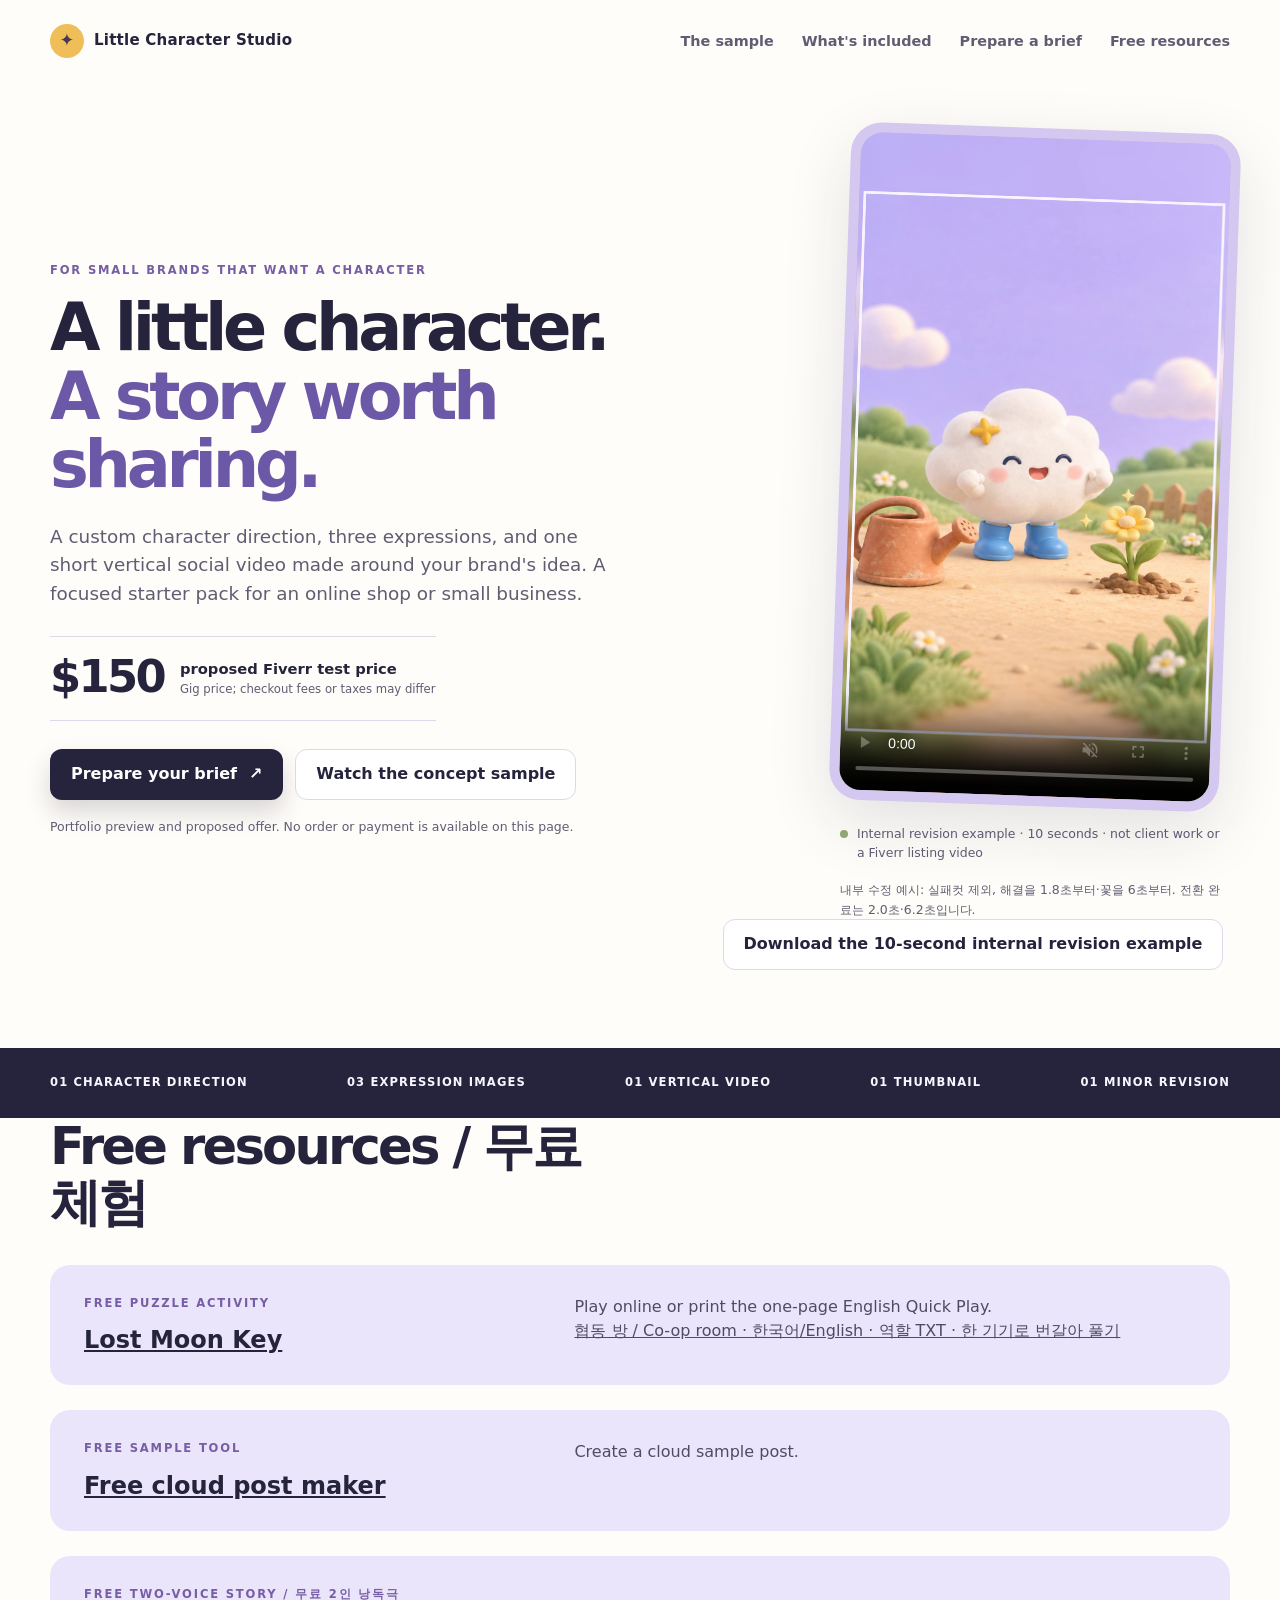
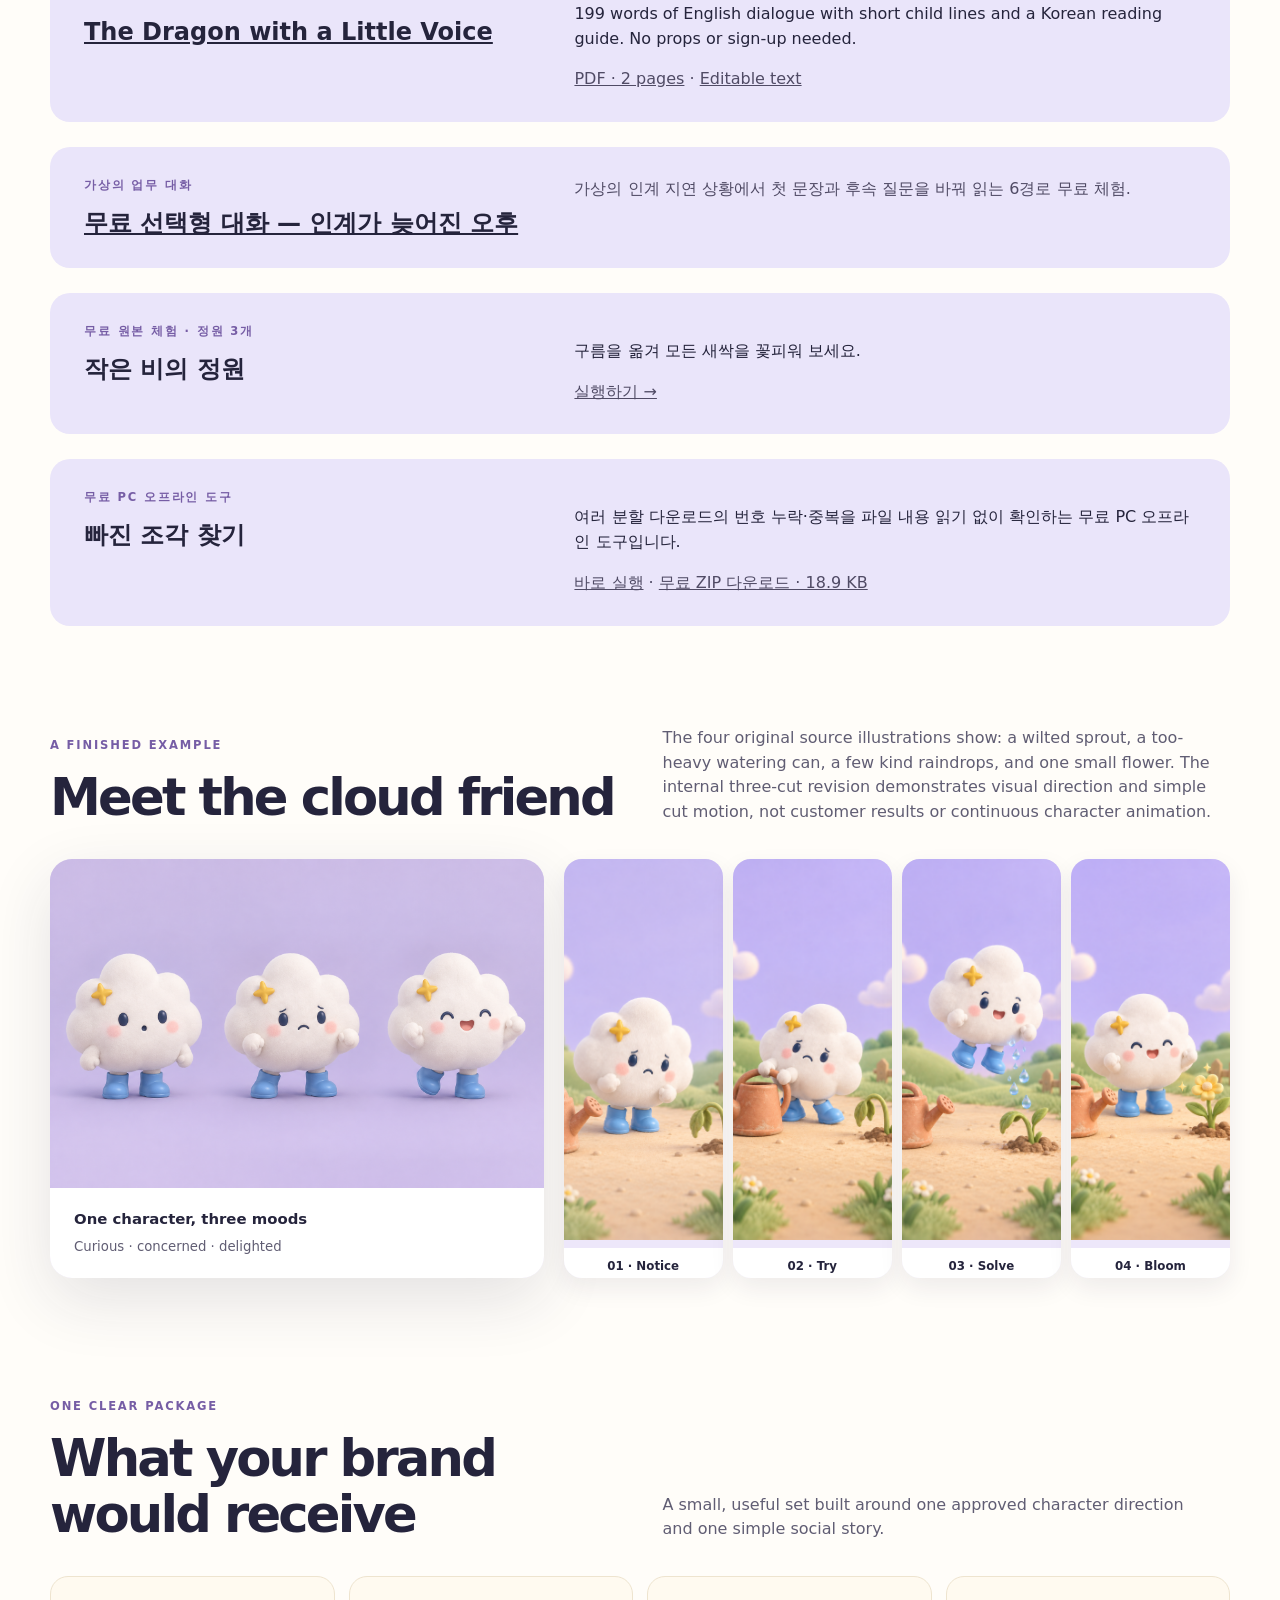
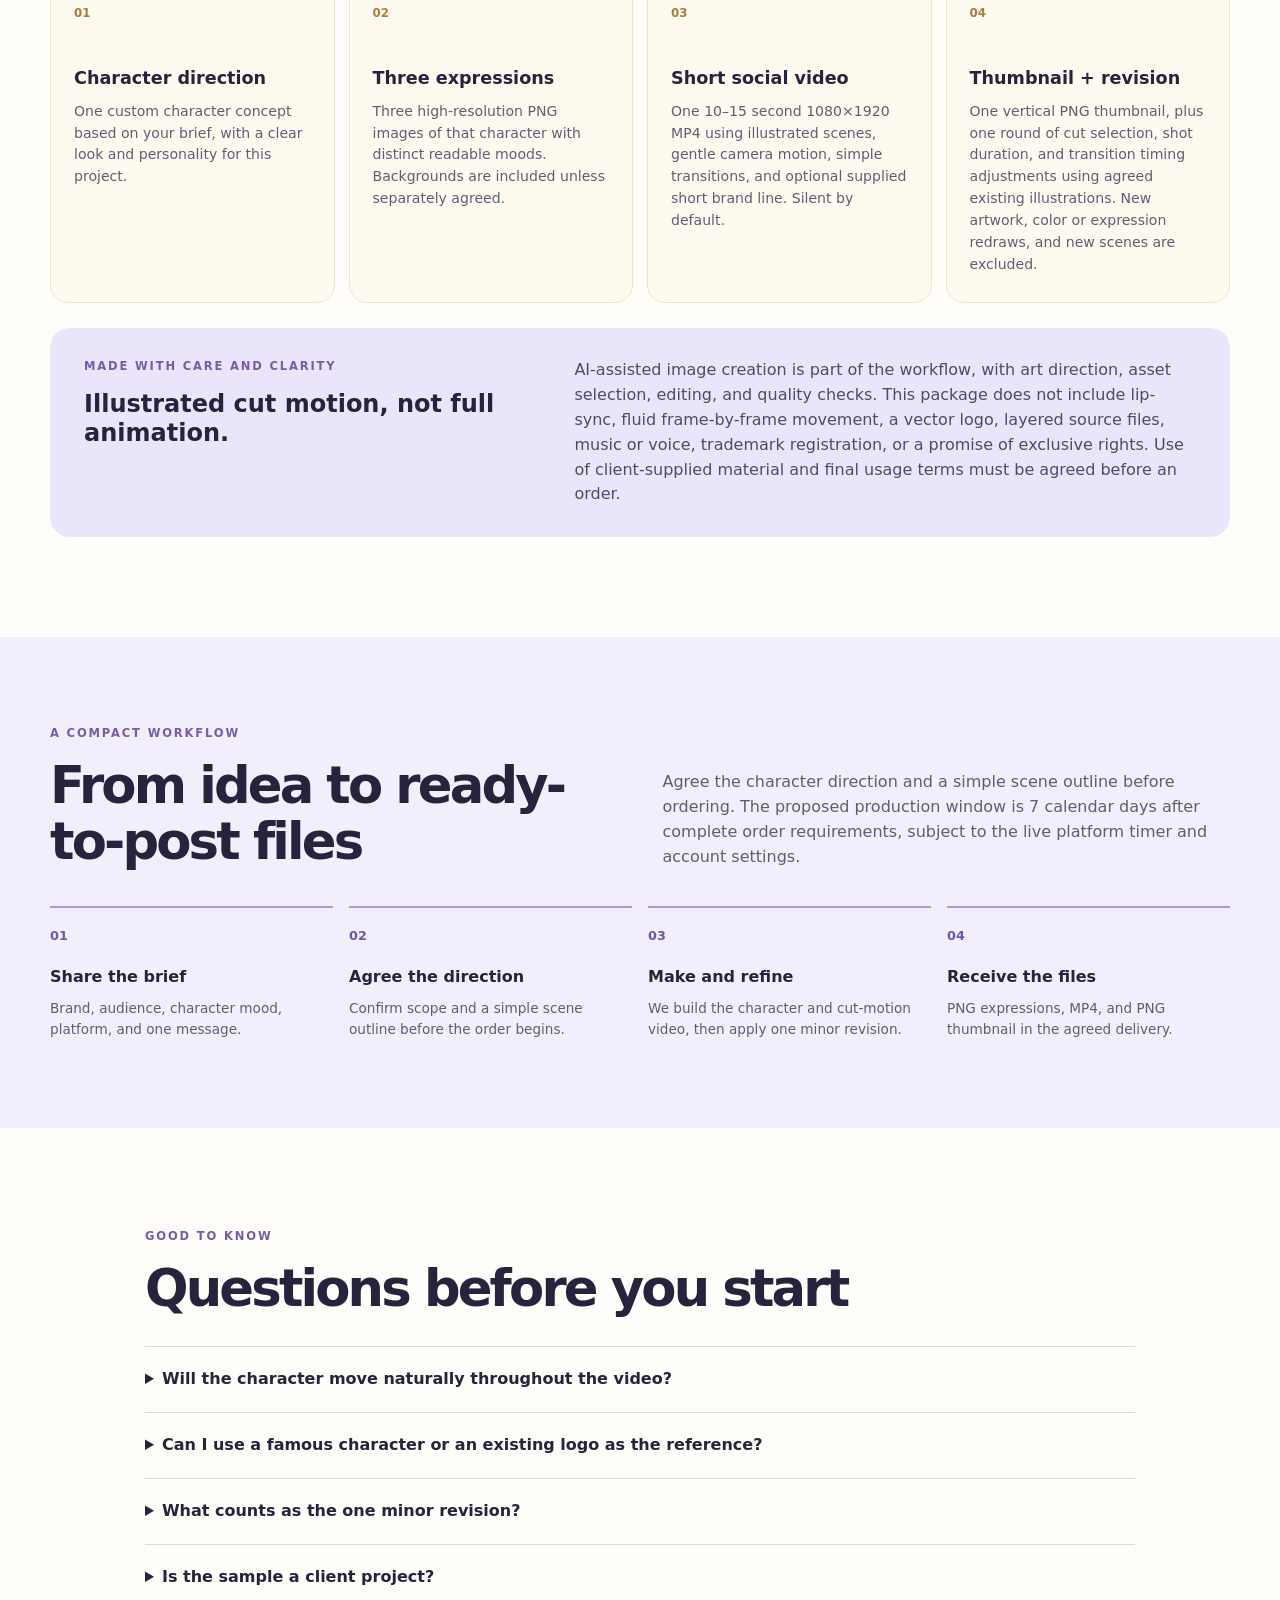
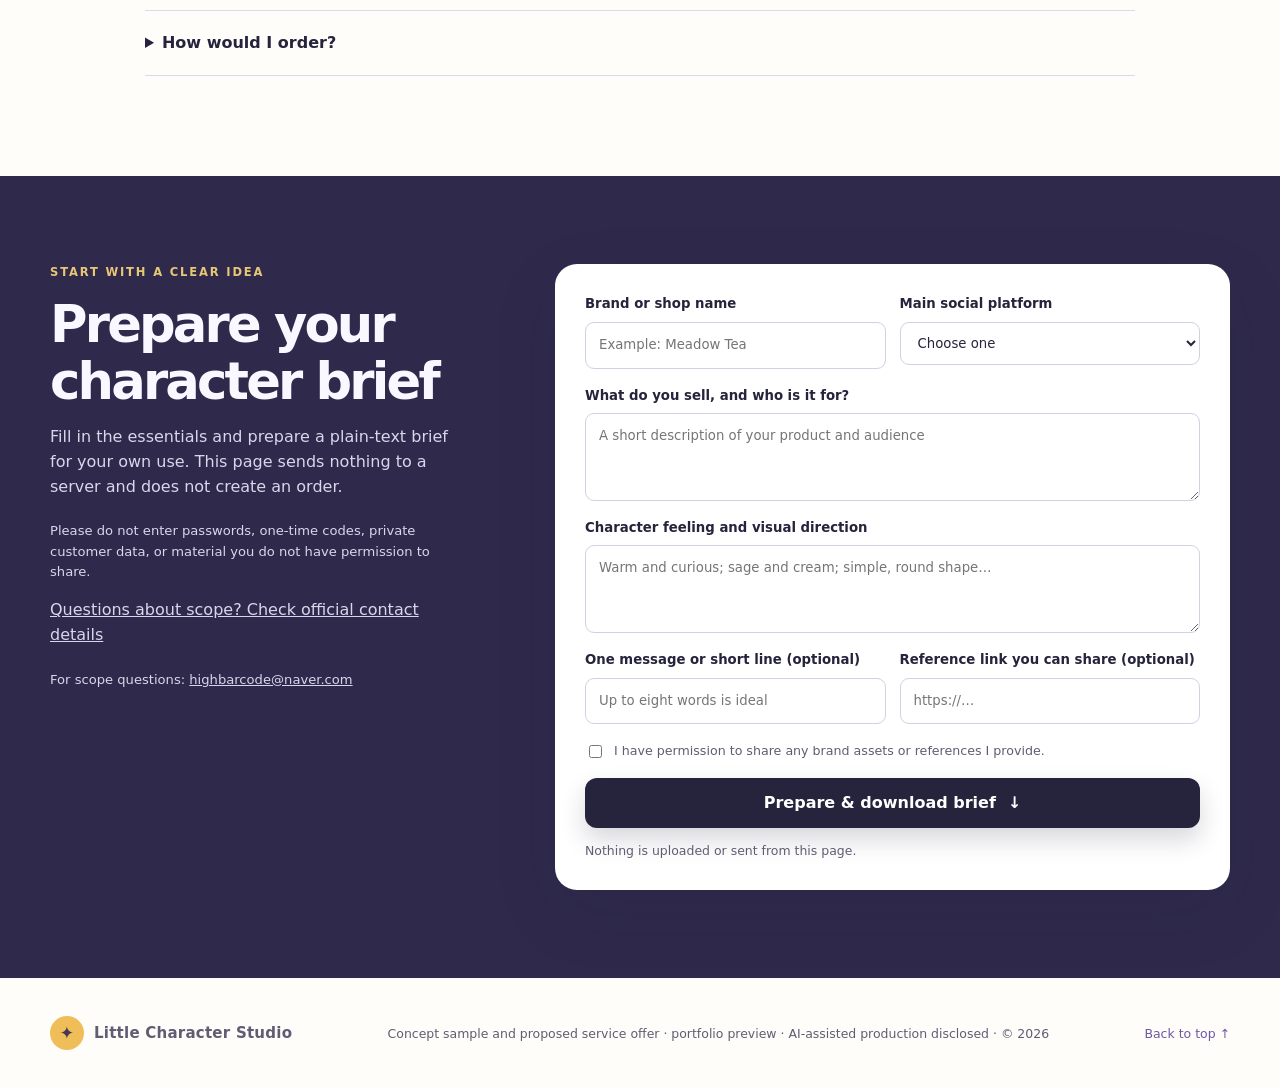
<file: index.html>
<!doctype html>
<html lang="en">
<head>
  <meta charset="utf-8">
  <meta name="viewport" content="width=device-width, initial-scale=1">
  <meta name="description" content="An in-house character concept sample and proposed short social video starter pack for small brands.">
  <title>Character Social Starter · Concept Sample & Portfolio</title>
  <link rel="stylesheet" href="styles.css?v=20260930a">
  <script src="app.js" defer></script>
</head>
<body>
  <header class="site-header">
    <a class="wordmark" href="#top" aria-label="Character Social Starter, back to top"><span class="mark" aria-hidden="true">✦</span> Little Character Studio</a>
    <nav aria-label="Main navigation"><a href="#sample">The sample</a><a href="#package">What's included</a><a href="#brief">Prepare a brief</a><a href="#free-resources">Free resources</a></nav>
  </header>

  <main id="top">
    <section class="hero section-shell" aria-labelledby="hero-title">
      <div class="hero-copy">
        <p class="eyebrow">For small brands that want a character</p>
        <h1 id="hero-title">A little character.<br><em>A story worth sharing.</em></h1>
        <p class="lede">A custom character direction, three expressions, and one short vertical social video made around your brand's idea. A focused starter pack for an online shop or small business.</p>
        <div class="price-line"><span class="price">$150</span><span>proposed Fiverr test price<br><small>Gig price; checkout fees or taxes may differ</small></span></div>
        <div class="hero-actions"><a class="button primary" href="#brief">Prepare your brief <span aria-hidden="true">↗</span></a><a class="button quiet" href="#sample">Watch the concept sample</a></div>
        <p class="draft-note">Portfolio preview and proposed offer. No order or payment is available on this page.</p>
      </div>
      <div class="hero-media">
        <div class="video-frame"><video src="assets/revision-story-10s.mp4" poster="assets/thumbnail.png" autoplay muted loop playsinline controls aria-label="Ten-second internal revision example, not client work or a Fiverr listing video"></video></div>
        <p class="media-caption"><span class="caption-dot" aria-hidden="true"></span> Internal revision example · 10 seconds · not client work or a Fiverr listing video</p>
        <p class="media-caption" lang="ko">내부 수정 예시: 실패컷 제외, 해결을 1.8초부터·꽃을 6초부터. 전환 완료는 2.0초·6.2초입니다.</p>
        <a class="button quiet" href="assets/revision-story-10s.mp4" download>Download the 10-second internal revision example</a>
      </div>
    </section>

    <section class="ribbon" aria-label="Service snapshot"><div class="section-shell ribbon-inner"><span>01 character direction</span><span>03 expression images</span><span>01 vertical video</span><span>01 thumbnail</span><span>01 minor revision</span></div></section>

    <section id="free-resources" aria-labelledby="free-resources-title">
      <div class="section-shell"><div class="section-heading"><div><h2 id="free-resources-title">Free resources / 무료 체험</h2></div></div></div>
    <aside class="section-shell" aria-label="Free puzzle activity"><div class="scope-note"><div><p class="eyebrow">Free puzzle activity</p><h3><a href="/little-character-studio/lost-moon-key/">Lost Moon Key</a></h3></div><p>Play online or print the one-page English Quick Play.<br><a href="lost-moon-key/#moon-duo">협동 방 / Co-op room · 한국어/English · 역할 TXT · 한 기기로 번갈아 풀기</a></p></div></aside>

    <aside class="section-shell" aria-label="Free cloud post maker"><div class="scope-note"><div><p class="eyebrow">Free sample tool</p><h3><a href="post-maker.html">Free cloud post maker</a></h3></div><p>Create a cloud sample post.</p></div></aside>

    <aside class="section-shell" aria-label="Free two-voice story"><div class="scope-note"><div><p class="eyebrow">Free two-voice story / 무료 2인 낭독극</p><h3><a href="two-voice-story/">The Dragon with a Little Voice</a></h3></div><div><p>199 words of English dialogue with short child lines and a Korean reading guide. No props or sign-up needed.</p><p><a href="two-voice-story/two-voice-story.pdf">PDF · 2 pages</a> · <a href="two-voice-story/story.txt">Editable text</a></p></div></div></aside>

    <aside class="section-shell" aria-label="무료 선택형 대화"><div class="scope-note"><div><p class="eyebrow">가상의 업무 대화</p><h3><a href="conversation-first-step/">무료 선택형 대화 — 인계가 늦어진 오후</a></h3></div><p>가상의 인계 지연 상황에서 첫 문장과 후속 질문을 바꿔 읽는 6경로 무료 체험.</p></div></aside>

    <aside class="section-shell" aria-label="무료 정원 퍼즐"><div class="scope-note"><div><p class="eyebrow">무료 원본 체험 · 정원 3개</p><h3>작은 비의 정원</h3></div><div><p>구름을 옮겨 모든 새싹을 꽃피워 보세요.</p><p><a href="small-rain-garden/">실행하기 →</a></p></div></div></aside>
        <aside class="section-shell" aria-label="무료 PC 오프라인 도구"><div class="scope-note"><div><p class="eyebrow">무료 PC 오프라인 도구</p><h3>빠진 조각 찾기</h3></div><div><p>여러 분할 다운로드의 번호 누락·중복을 파일 내용 읽기 없이 확인하는 무료 PC 오프라인 도구입니다.</p><p><a href="split-set-check/">바로 실행</a> · <a href="assets/split-set-check-1.0.1-offline.zip" download>무료 ZIP 다운로드 · 18.9 KB</a></p></div></div></aside>
</section>

    <section class="section-shell story-section" id="sample" aria-labelledby="sample-title">
      <div class="section-heading"><div><p class="eyebrow">A finished example</p><h2 id="sample-title">Meet the cloud friend</h2></div><p>The four original source illustrations show: a wilted sprout, a too-heavy watering can, a few kind raindrops, and one small flower. The internal three-cut revision demonstrates visual direction and simple cut motion, not customer results or continuous character animation.</p></div>
      <div class="sample-grid">
        <div class="model-card"><img src="assets/character-reference.png" alt="Three views of the same cloud friend showing curious, worried, and delighted expressions"><div><strong>One character, three moods</strong><span>Curious · concerned · delighted</span></div></div>
        <div class="sequence"><figure><img src="assets/scene-01.png" alt="Cloud notices a wilted sprout"><figcaption>01 · Notice</figcaption></figure><figure><img src="assets/scene-02.png" alt="Cloud struggles to lift a heavy watering can"><figcaption>02 · Try</figcaption></figure><figure><img src="assets/scene-03.png" alt="Cloud lets raindrops fall onto the sprout"><figcaption>03 · Solve</figcaption></figure><figure><img src="assets/scene-04.png" alt="Cloud celebrates a new yellow flower"><figcaption>04 · Bloom</figcaption></figure></div>
      </div>
    </section>

    <section class="section-shell package-section" id="package" aria-labelledby="package-title">
      <div class="section-heading"><div><p class="eyebrow">One clear package</p><h2 id="package-title">What your brand would receive</h2></div><p>A small, useful set built around one approved character direction and one simple social story.</p></div>
      <div class="deliverables">
        <article><span class="item-no">01</span><h3>Character direction</h3><p>One custom character concept based on your brief, with a clear look and personality for this project.</p></article>
        <article><span class="item-no">02</span><h3>Three expressions</h3><p>Three high-resolution PNG images of that character with distinct readable moods. Backgrounds are included unless separately agreed.</p></article>
        <article><span class="item-no">03</span><h3>Short social video</h3><p>One 10–15 second 1080×1920 MP4 using illustrated scenes, gentle camera motion, simple transitions, and optional supplied short brand line. Silent by default.</p></article>
        <article><span class="item-no">04</span><h3>Thumbnail + revision</h3><p>One vertical PNG thumbnail, plus one round of cut selection, shot duration, and transition timing adjustments using agreed existing illustrations. New artwork, color or expression redraws, and new scenes are excluded.</p></article>
      </div>
      <div class="scope-note"><div><p class="eyebrow">Made with care and clarity</p><h3>Illustrated cut motion, not full animation.</h3></div><p>AI-assisted image creation is part of the workflow, with art direction, asset selection, editing, and quality checks. This package does not include lip-sync, fluid frame-by-frame movement, a vector logo, layered source files, music or voice, trademark registration, or a promise of exclusive rights. Use of client-supplied material and final usage terms must be agreed before an order.</p></div>
    </section>

    <section class="process-band"><div class="section-shell"><div class="section-heading"><div><p class="eyebrow">A compact workflow</p><h2>From idea to ready-to-post files</h2></div><p>Agree the character direction and a simple scene outline before ordering. The proposed production window is 7 calendar days after complete order requirements, subject to the live platform timer and account settings.</p></div><ol class="steps"><li><span>01</span><strong>Share the brief</strong><p>Brand, audience, character mood, platform, and one message.</p></li><li><span>02</span><strong>Agree the direction</strong><p>Confirm scope and a simple scene outline before the order begins.</p></li><li><span>03</span><strong>Make and refine</strong><p>We build the character and cut-motion video, then apply one minor revision.</p></li><li><span>04</span><strong>Receive the files</strong><p>PNG expressions, MP4, and PNG thumbnail in the agreed delivery.</p></li></ol></div></section>

    <section class="section-shell faq-section" aria-labelledby="faq-title"><p class="eyebrow">Good to know</p><h2 id="faq-title">Questions before you start</h2><div class="faq-list">
      <details><summary>Will the character move naturally throughout the video?</summary><p>No. This offer uses distinct illustrated scenes with subtle zoom, transitions, and small effects. The cloud sample shows the expected style of motion.</p></details>
      <details><summary>Can I use a famous character or an existing logo as the reference?</summary><p>Please share only material you have permission to use. A mood reference can guide tone, but this package does not copy an existing character or guarantee legal originality or trademark clearance.</p></details>
      <details><summary>What counts as the one minor revision?</summary><p>One round of cut selection, shot duration, and transition timing adjustments using agreed existing illustrations. New artwork, color or expression redraws, and new scenes are excluded.</p></details>
      <details><summary>Is the sample a client project?</summary><p>No. The cloud friend is an in-house concept sample. There are no customer reviews, measured campaign results, or prior orders represented here.</p></details>
      <details><summary>How would I order?</summary><p>This portfolio has no checkout. Prepare a brief below for your own use. If a Fiverr Gig is later published and approved, the final listing, platform requirements, and order timer will govern.</p></details>
    </div></section>

    <section class="brief-band" id="brief" aria-labelledby="brief-title"><div class="section-shell brief-layout"><div><p class="eyebrow">Start with a clear idea</p><h2 id="brief-title">Prepare your character brief</h2><p>Fill in the essentials and prepare a plain-text brief for your own use. This page sends nothing to a server and does not create an order.</p><p class="privacy-note">Please do not enter passwords, one-time codes, private customer data, or material you do not have permission to share.</p><p><a href="https://software.highbarcode.com/support">Questions about scope? Check official contact details</a></p><p class="privacy-note">For scope questions: <a href="mailto:highbarcode@naver.com?subject=Character%20scope%20question">highbarcode@naver.com</a></p></div><form id="brief-form"><div class="form-row"><label>Brand or shop name<input name="brand" autocomplete="organization" required maxlength="80" placeholder="Example: Meadow Tea"></label><label>Main social platform<select name="platform" required><option value="">Choose one</option><option>Instagram Reels</option><option>TikTok</option><option>YouTube Shorts</option><option>Other vertical platform</option></select></label></div><label>What do you sell, and who is it for?<textarea name="offer" required maxlength="500" rows="3" placeholder="A short description of your product and audience"></textarea></label><label>Character feeling and visual direction<textarea name="direction" required maxlength="500" rows="3" placeholder="Warm and curious; sage and cream; simple, round shape…"></textarea></label><div class="form-row"><label>One message or short line (optional)<input name="message" maxlength="80" placeholder="Up to eight words is ideal"></label><label>Reference link you can share (optional)<input name="reference" type="url" placeholder="https://…"></label></div><label class="check"><input name="rights" type="checkbox" required><span>I have permission to share any brand assets or references I provide.</span></label><button type="submit" class="button primary">Prepare &amp; download brief <span aria-hidden="true">↓</span></button><p id="form-status" role="status" aria-live="polite">Nothing is uploaded or sent from this page.</p><div id="brief-preview" hidden><label for="brief-text">Your brief is ready. You can also select and copy it here:</label><textarea id="brief-text" readonly rows="12"></textarea></div></form></div></section>
  </main>

  <footer class="section-shell"><div class="wordmark"><span class="mark" aria-hidden="true">✦</span> Little Character Studio</div><p>Concept sample and proposed service offer · portfolio preview · AI-assisted production disclosed · © 2026</p><a href="#top">Back to top ↑</a></footer>
</body>
</html>
</file>
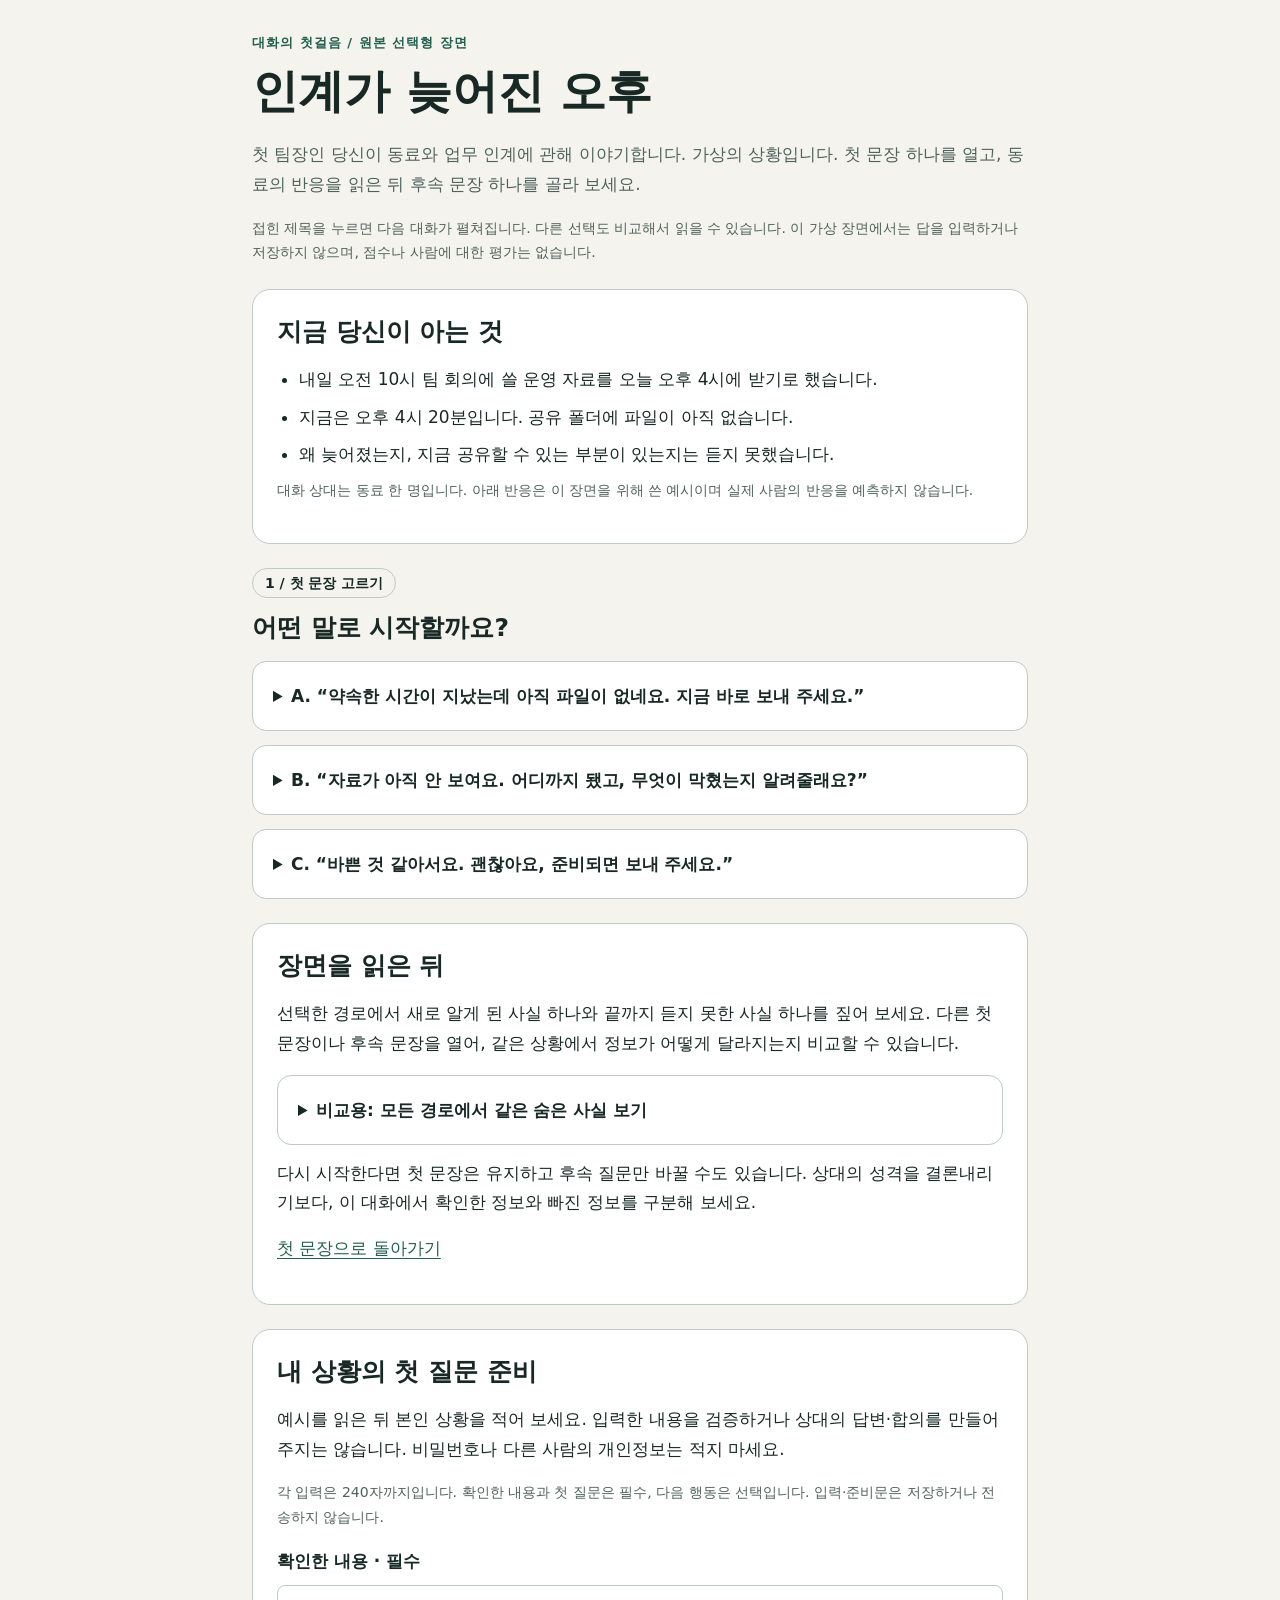
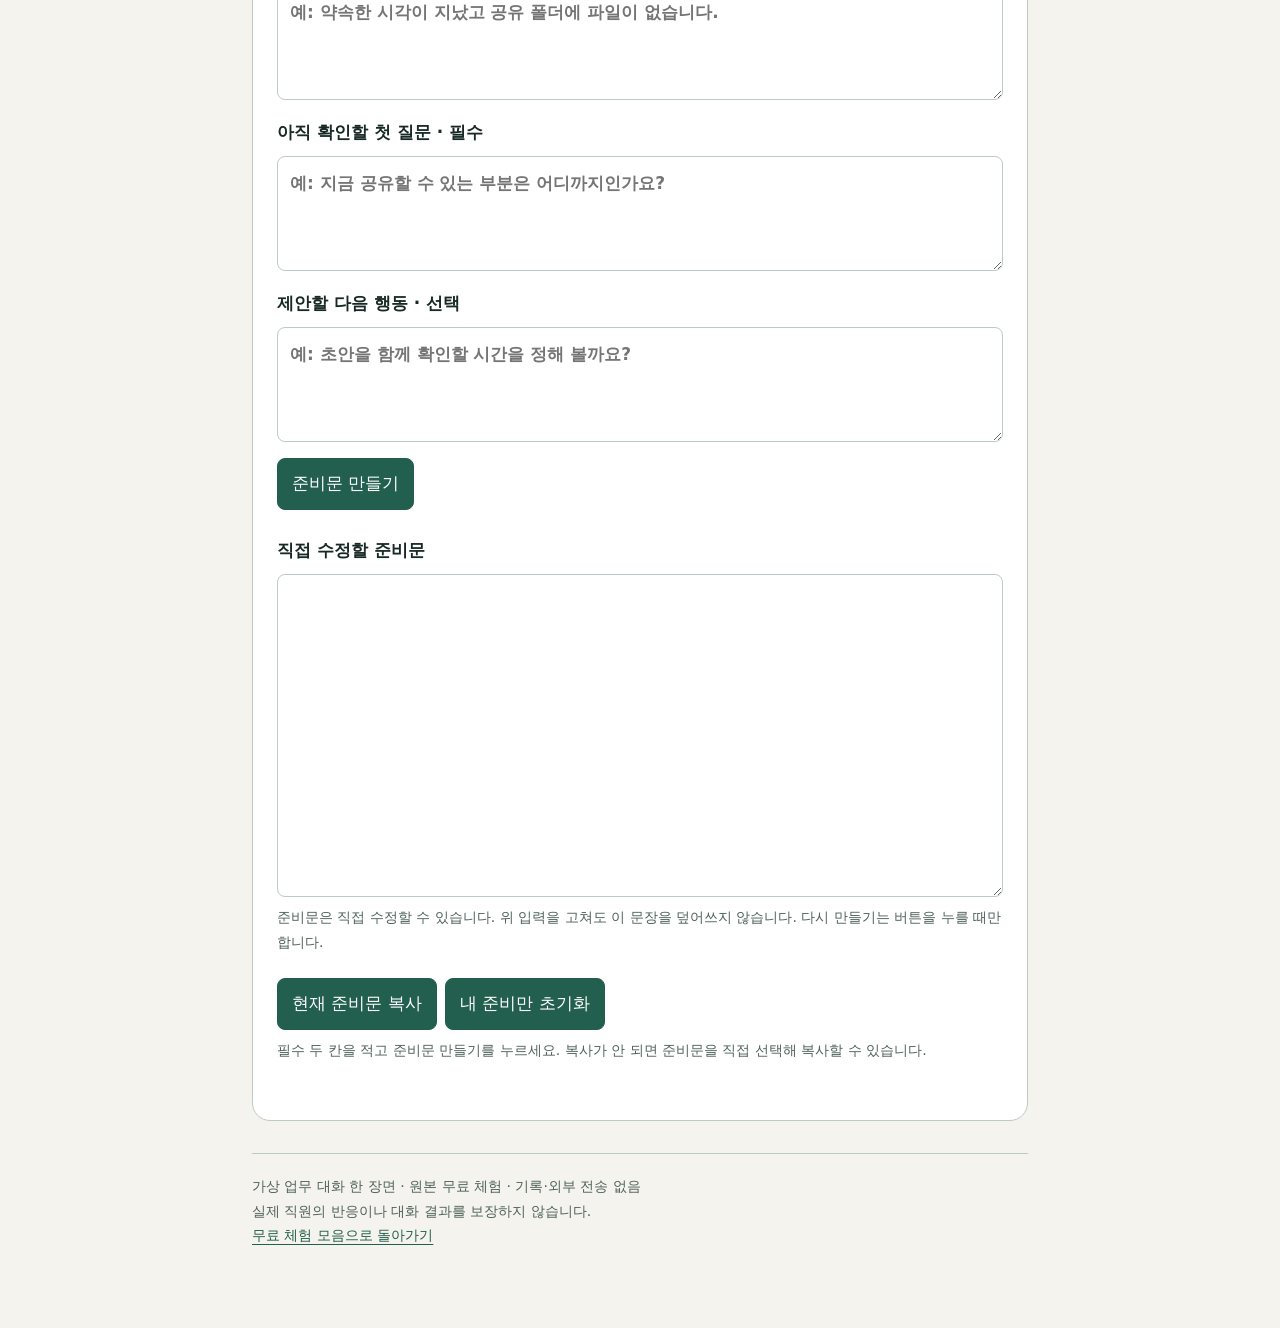
<file: conversation-first-step/index.html>
<!doctype html>
<html lang="ko">
<head>
  <meta charset="utf-8">
  <meta name="viewport" content="width=device-width, initial-scale=1">
  <meta name="description" content="가상의 인계 지연 상황에서 첫 문장과 후속 질문을 고르고, 확인한 정보와 남은 질문을 돌아보는 한국어 선택형 대화 한 장면.">
  <title>대화의 첫걸음 · 인계가 늦어진 오후</title>
  <style>
    :root{--ink:#182925;--muted:#50625c;--line:#bccbc4;--accent:#225f4e;--paper:#f4f3ed;--soft:#edf4ef}
    *{box-sizing:border-box}body{margin:0;background:var(--paper);color:var(--ink);font:17px/1.75 system-ui,"Malgun Gothic",sans-serif}
    main{max-width:820px;margin:auto;padding:32px 22px 64px}h1{font-size:clamp(30px,6vw,46px);line-height:1.25;margin:8px 0 20px}h2{font-size:25px;line-height:1.4;margin:0 0 16px}h3{font-size:21px;line-height:1.5;margin:0 0 12px}p{margin:0 0 16px}a{color:var(--accent);text-underline-offset:4px}a:focus-visible,summary:focus-visible{outline:3px solid #8a5e00;outline-offset:4px;border-radius:4px}
    .skip{position:absolute;left:12px;top:-100px;background:#fff;padding:8px 14px}.skip:focus{top:12px}.eyebrow{font-size:13px;font-weight:750;letter-spacing:.08em;margin:0;color:var(--accent)}.intro{color:var(--muted)}.card{background:#fff;border:1px solid var(--line);border-radius:18px;padding:24px;margin:24px 0}.facts{padding-left:22px;margin:0}.facts li{margin:8px 0}.step{display:inline-block;font-size:14px;font-weight:750;border:1px solid var(--line);border-radius:99px;padding:2px 12px;margin-bottom:12px}
    details{background:#fff;border:1px solid var(--line);border-radius:14px;margin:14px 0;scroll-margin-top:18px}summary{cursor:pointer;padding:20px;font-weight:750;line-height:1.65}details[open]>summary{border-bottom:1px solid var(--line);background:var(--soft);border-radius:14px 14px 0 0}.inside{padding:22px}.role{display:block;font-size:13px;letter-spacing:.04em;font-weight:800;color:var(--muted);margin-bottom:4px}.speech{padding-left:15px;border-left:3px solid var(--line);margin-bottom:20px}.choice{background:#fafbf8}.choice summary{font-size:16px}.result{border-top:1px solid var(--line);padding-top:18px;margin-top:20px}.result dl{margin:0}.result dt{font-weight:750;margin-top:14px}.result dd{margin:4px 0 16px}.return{font-size:14px;margin-top:20px}.note{font-size:14px;color:var(--muted)}footer{border-top:1px solid var(--line);padding-top:20px;margin-top:32px;font-size:14px;color:var(--muted)}
    @media(max-width:480px){main{padding:24px 14px 44px}.card{padding:20px}summary{padding:17px}.inside{padding:17px}.speech{padding-left:12px}h2{font-size:23px}}
    #own-preparation label{display:block;font-weight:700;margin:18px 0 8px}#own-preparation textarea{display:block;width:100%;min-width:0;margin-top:8px;padding:12px;border:1px solid var(--line);border-radius:8px;font:inherit;resize:vertical}#own-preparation button{border:1px solid var(--accent);border-radius:8px;padding:10px 14px;margin:8px 8px 8px 0;background:var(--accent);color:#fff;font:inherit;cursor:pointer}#own-preparation button:disabled{opacity:.6;cursor:wait}#own-preparation textarea:focus-visible,#own-preparation button:focus-visible{outline:3px solid #8a5e00;outline-offset:3px}#own-status{min-height:3em}
  </style>
</head>
<body>
  <a class="skip" href="#choices">첫 문장 선택으로 이동</a>
  <main id="top">
    <header>
      <p class="eyebrow">대화의 첫걸음 / 원본 선택형 장면</p>
      <h1>인계가 늦어진 오후</h1>
      <p class="intro">첫 팀장인 당신이 동료와 업무 인계에 관해 이야기합니다. 가상의 상황입니다. 첫 문장 하나를 열고, 동료의 반응을 읽은 뒤 후속 문장 하나를 골라 보세요.</p>
      <p class="note">접힌 제목을 누르면 다음 대화가 펼쳐집니다. 다른 선택도 비교해서 읽을 수 있습니다. 이 가상 장면에서는 답을 입력하거나 저장하지 않으며, 점수나 사람에 대한 평가는 없습니다.</p>
    </header>

    <section class="card" aria-labelledby="scene-title">
      <h2 id="scene-title">지금 당신이 아는 것</h2>
      <ul class="facts">
        <li>내일 오전 10시 팀 회의에 쓸 운영 자료를 오늘 오후 4시에 받기로 했습니다.</li>
        <li>지금은 오후 4시 20분입니다. 공유 폴더에 파일이 아직 없습니다.</li>
        <li>왜 늦어졌는지, 지금 공유할 수 있는 부분이 있는지는 듣지 못했습니다.</li>
      </ul>
      <p class="note">대화 상대는 동료 한 명입니다. 아래 반응은 이 장면을 위해 쓴 예시이며 실제 사람의 반응을 예측하지 않습니다.</p>
    </section>

    <section id="choices" aria-labelledby="choices-title">
      <span class="step">1 / 첫 문장 고르기</span>
      <h2 id="choices-title">어떤 말로 시작할까요?</h2>

      <details id="opening-a" name="opening">
        <summary>A. “약속한 시간이 지났는데 아직 파일이 없네요. 지금 바로 보내 주세요.”</summary>
        <div class="inside">
          <p class="speech"><span class="role">동료</span>“아직 확인할 게 두 개 있어요. 확인이 끝나면 보내겠습니다.”</p>
          <p>두 가지 확인이 남아 있다는 말을 들었습니다. 무엇을 확인하는지와 초안을 보낼 수 있는지는 아직 모릅니다.</p>
          <span class="step">2 / 후속 문장 고르기</span>
          <details class="choice" id="a-1" name="follow-a">
            <summary>A1. “확인 답변이 없어도 일단 완성본으로 보내 주세요.”</summary>
            <div class="inside">
              <p class="speech"><span class="role">동료</span>“본문은 끝났지만 표에 있는 두 수치의 기준을 확인하지 못했어요. 미확인 상태를 숨긴 채 완성본이라고 표시하기는 어렵습니다.”</p>
              <p class="speech"><span class="role">당신</span>“알겠습니다. 그 부분은 확인하고 보내 주세요.”</p>
              <section class="result" id="end-a1" aria-labelledby="end-a1-title">
                <h3 id="end-a1-title">A1 / 확인을 기다리며 대화가 끝났습니다</h3>
                <dl><dt>확인한 정보</dt><dd>본문은 끝났고, 표의 두 수치에 미확인 기준이 있습니다. 지금 완성본으로 취급하기는 어렵습니다.</dd><dt>남은 질문</dt><dd>어떤 기준이 빠졌는지, 이미 확인 요청을 했는지, 초안 공유가 가능한지, 언제 다시 현황을 볼지는 정하지 못했습니다.</dd><dt>돌아보기</dt><dd>급한 전달을 요구하다가 “완성”의 의미가 달랐다는 점을 알았습니다. 다음 대화에서 완성본과 공유 가능한 초안을 구분해 물어볼 수 있을까요?</dd></dl>
              </section>
              <p class="return"><a href="#opening-a">A의 다른 후속 문장 보기</a> · <a href="#review">장면 돌아보기</a></p>
            </div>
          </details>
          <details class="choice" id="a-2" name="follow-a">
            <summary>A2. “확인할 두 가지가 무엇인가요? 지금 공유할 수 있는 부분도 있나요?”</summary>
            <div class="inside">
              <p class="speech"><span class="role">동료</span>“본문은 끝났고 표의 두 수치 기준이 남았어요. 오후 2시에 확인 요청을 남겼는데 아직 답이 없어요. 미확인 부분을 표시한 초안은 지금 공유할 수 있습니다.”</p>
              <p class="speech"><span class="role">당신</span>“그럼 표시한 초안을 먼저 받고, 오후 4시 45분에 답변 상태를 다시 확인할까요?”</p>
              <p class="speech"><span class="role">동료</span>“네, 초안은 먼저 보내겠습니다. 4시 45분에 현황은 알려드릴 수 있지만, 그때까지 답변이 올지는 모르겠습니다.”</p>
              <section class="result" id="end-a2" aria-labelledby="end-a2-title">
                <h3 id="end-a2-title">A2 / 초안과 다음 확인 시점을 나눴습니다</h3>
                <dl><dt>확인한 정보</dt><dd>완료된 본문, 미확인 수치 두 개, 오후 2시의 확인 요청, 먼저 공유 가능한 초안을 알았습니다. 오후 4시 45분 현황 확인에 합의했습니다.</dd><dt>남은 질문</dt><dd>수치 기준이 구체적으로 어떻게 모호한지는 아직 듣지 못했습니다. 답변 도착과 최종본 완성 시각도 확정되지 않았습니다.</dd><dt>돌아보기</dt><dd>첫 요청은 같았지만 후속 질문이 공유 가능한 부분을 드러냈습니다. 다음 확인 시점을 정한 것과 그때 최종본이 완성된다는 약속을 구분해 보세요.</dd></dl>
              </section>
              <p class="return"><a href="#opening-a">A의 다른 후속 문장 보기</a> · <a href="#review">장면 돌아보기</a></p>
            </div>
          </details>
        </div>
      </details>

      <details id="opening-b" name="opening">
        <summary>B. “자료가 아직 안 보여요. 어디까지 됐고, 무엇이 막혔는지 알려줄래요?”</summary>
        <div class="inside">
          <p class="speech"><span class="role">동료</span>“본문은 끝났는데 표의 두 수치 기준이 불명확해요. 오후 2시에 확인 요청을 남겼지만 아직 답이 없어요. 미확인 표시를 한 초안은 보낼 수 있습니다.”</p>
          <p>완료된 부분, 기다리는 답변, 먼저 받을 수 있는 초안을 들었습니다. 확인 요청의 내용과 이후 일정은 아직 살펴보지 않았습니다.</p>
          <span class="step">2 / 후속 문장 고르기</span>
          <details class="choice" id="b-1" name="follow-b">
            <summary>B1. “기준이 어떻게 모호한가요? 확인 요청 내용과 초안을 같이 볼 수 있을까요?”</summary>
            <div class="inside">
              <p class="speech"><span class="role">동료</span>“새 양식에 두 수치가 월간 값인지 누적 값인지 표시가 없어요. 그 구분을 물었습니다. 초안에는 두 칸을 비우고 ‘기준 확인 중’이라고 쓸 수 있어요.”</p>
              <p class="speech"><span class="role">당신</span>“그 초안과 질문 내용을 먼저 공유해 주세요. 오후 4시 45분에 답변 상태를 함께 보고, 미확인 칸을 어떻게 다룰지 정하겠습니다.”</p>
              <p class="speech"><span class="role">동료</span>“네, 그렇게 공유하겠습니다. 다만 답변이 언제 올지는 아직 모릅니다.”</p>
              <section class="result" id="end-b1" aria-labelledby="end-b1-title">
                <h3 id="end-b1-title">B1 / 모호한 기준을 함께 볼 준비를 했습니다</h3>
                <dl><dt>확인한 정보</dt><dd>새 양식에 월간·누적 구분이 빠졌다는 구체적인 장애를 알았습니다. 확인 요청과 빈칸 표시 초안을 함께 받기로 했고, 오후 4시 45분에 다시 보기로 합의했습니다.</dd><dt>남은 질문</dt><dd>정확한 수치 기준은 답변 전까지 미확정입니다. 이 계획만으로 내일 회의 전에 최종본이 완성된다고 보장할 수 없습니다.</dd><dt>돌아보기</dt><dd>“막혔다”를 구체적인 질문으로 바꿨습니다. 다음 확인에서 답변이 없더라도 판단해야 할 항목은 무엇인지 떠올려 보세요.</dd></dl>
              </section>
              <p class="return"><a href="#opening-b">B의 다른 후속 문장 보기</a> · <a href="#review">장면 돌아보기</a></p>
            </div>
          </details>
          <details class="choice" id="b-2" name="follow-b">
            <summary>B2. “그럼 오늘 안에는 완성할 수 있겠죠?”</summary>
            <div class="inside">
              <p class="speech"><span class="role">동료</span>“답변이 언제 올지 몰라 오늘 안에 완성할 수 있다고 확답하기는 어려워요.”</p>
              <p class="speech"><span class="role">당신</span>“알겠습니다. 답변이 오면 알려 주세요.”</p>
              <section class="result" id="end-b2" aria-labelledby="end-b2-title">
                <h3 id="end-b2-title">B2 / 일정의 불확실성만 확인했습니다</h3>
                <dl><dt>확인한 정보</dt><dd>처음 들은 본문 완료·수치 미확인·오후 2시 요청·초안 가능 여부에 더해, 오늘 안에 끝난다는 확답은 어렵다는 점을 알았습니다.</dd><dt>남은 질문</dt><dd>월간·누적 구분 문제를 구체적으로 보지 못했고, 가능한 초안을 언제 받을지도 정하지 않았습니다. 답변이 안 올 때 다시 이야기할 시점도 없습니다.</dd><dt>돌아보기</dt><dd>열린 첫 질문으로 정보를 들었지만 후속 문장은 완료 약속에 집중했습니다. 답변이 오지 않는 경우의 다음 행동도 물어볼 필요가 있을까요?</dd></dl>
              </section>
              <p class="return"><a href="#opening-b">B의 다른 후속 문장 보기</a> · <a href="#review">장면 돌아보기</a></p>
            </div>
          </details>
        </div>
      </details>

      <details id="opening-c" name="opening">
        <summary>C. “바쁜 것 같아서요. 괜찮아요, 준비되면 보내 주세요.”</summary>
        <div class="inside">
          <p class="speech"><span class="role">동료</span>“그럼 확인이 끝나는 대로 보내겠습니다.”</p>
          <p>상대가 바쁠 것이라고 먼저 짐작했습니다. 동료는 확인이 끝나면 보내겠다고 했지만, 무엇을 확인하는지는 설명하지 않았습니다.</p>
          <span class="step">2 / 후속 문장 고르기</span>
          <details class="choice" id="c-1" name="follow-c">
            <summary>C1. “내일 10시 회의에 필요해요. 지금 공유할 수 있는 부분은 어디까지인가요?”</summary>
            <div class="inside">
              <p class="speech"><span class="role">동료</span>“본문은 끝났어요. 표의 두 수치 기준만 확인 중이라 그 부분을 표시한 초안은 보낼 수 있습니다.”</p>
              <p class="speech"><span class="role">당신</span>“초안은 오후 4시 30분에 받을 수 있을까요? 그때 확인 중인 부분의 상태도 알려 주세요.”</p>
              <p class="speech"><span class="role">동료</span>“네, 그때 초안과 현재 상태를 보내겠습니다. 기준 답변까지 올지는 모르겠습니다.”</p>
              <section class="result" id="end-c1" aria-labelledby="end-c1-title">
                <h3 id="end-c1-title">C1 / 필요한 시각과 초안 공유를 다시 맞췄습니다</h3>
                <dl><dt>확인한 정보</dt><dd>본문이 끝났고 미확인 표시 초안을 받을 수 있습니다. 내일 오전 10시의 필요를 말하고 오늘 오후 4시 30분의 초안 공유에 합의했습니다.</dd><dt>남은 질문</dt><dd>오후 2시에 이미 요청했다는 사실과 월간·누적 구분이 빠진 원인은 듣지 못했습니다. 기준 답변 도착은 여전히 불확실합니다.</dd><dt>돌아보기</dt><dd>“준비되면”이라는 넓은 말을 필요한 시각과 공유 범위로 좁혔습니다. 이후 질문은 완료 시각만 묻는 대신 어떤 장애를 확인할 수 있을까요?</dd></dl>
              </section>
              <p class="return"><a href="#opening-c">C의 다른 후속 문장 보기</a> · <a href="#review">장면 돌아보기</a></p>
            </div>
          </details>
          <details class="choice" id="c-2" name="follow-c">
            <summary>C2. “고생 많아요. 저도 바쁘니 확인되면 그때 알려 주세요.”</summary>
            <div class="inside">
              <p class="speech"><span class="role">동료</span>“네, 확인 답변을 받으면 공유하겠습니다.”</p>
              <p class="speech"><span class="role">당신</span>“네, 그럼 기다릴게요.”</p>
              <section class="result" id="end-c2" aria-labelledby="end-c2-title">
                <h3 id="end-c2-title">C2 / 서로 기다리기로 하고 대화를 닫았습니다</h3>
                <dl><dt>확인한 정보</dt><dd>동료가 확인 답변을 기다린다는 점만 알았습니다. 바쁜지 여부나 이미 끝낸 분량은 실제로 확인하지 않았습니다.</dd><dt>남은 질문</dt><dd>완료된 본문, 두 수치의 기준, 오후 2시 요청, 초안 공유 가능 여부를 듣지 못했습니다. 다시 이야기할 시각도 정하지 않았습니다.</dd><dt>돌아보기</dt><dd>격려와 배려를 전했지만 작업 정보는 거의 남지 않았습니다. 기다리는 동안 회의 준비에 필요한 정보를 얻으려면 어떤 질문을 더할 수 있을까요?</dd></dl>
              </section>
              <p class="return"><a href="#opening-c">C의 다른 후속 문장 보기</a> · <a href="#review">장면 돌아보기</a></p>
            </div>
          </details>
        </div>
      </details>
    </section>

    <section class="card" id="review" aria-labelledby="review-title">
      <h2 id="review-title">장면을 읽은 뒤</h2>
      <p>선택한 경로에서 새로 알게 된 사실 하나와 끝까지 듣지 못한 사실 하나를 짚어 보세요. 다른 첫 문장이나 후속 문장을 열어, 같은 상황에서 정보가 어떻게 달라지는지 비교할 수 있습니다.</p>
      <details id="fixed-facts"><summary>비교용: 모든 경로에서 같은 숨은 사실 보기</summary><div class="inside"><ul class="facts"><li>본문은 끝났습니다. 표의 두 수치가 월간 값인지 누적 값인지 새 양식에 표시가 없습니다.</li><li>동료는 오후 2시에 그 구분을 물었지만 오후 4시 20분까지 답변을 받지 못했습니다.</li><li>미확인 부분을 표시한 초안은 공유할 수 있습니다. 답변이 언제 올지는 모릅니다.</li></ul><p class="note">선택이 이 사실을 바꾸지는 않습니다. 무엇을 듣고 무엇을 함께 정했는지가 달라집니다.</p></div></details>
      <p>다시 시작한다면 첫 문장은 유지하고 후속 질문만 바꿀 수도 있습니다. 상대의 성격을 결론내리기보다, 이 대화에서 확인한 정보와 빠진 정보를 구분해 보세요.</p>
      <p><a href="#choices">첫 문장으로 돌아가기</a></p>
    </section>
    <section class="card" id="own-preparation" aria-labelledby="own-title">
      <h2 id="own-title">내 상황의 첫 질문 준비</h2>
      <p>예시를 읽은 뒤 본인 상황을 적어 보세요. 입력한 내용을 검증하거나 상대의 답변·합의를 만들어 주지는 않습니다. 비밀번호나 다른 사람의 개인정보는 적지 마세요.</p>
      <p id="own-limits" class="note">각 입력은 240자까지입니다. 확인한 내용과 첫 질문은 필수, 다음 행동은 선택입니다. 입력·준비문은 저장하거나 전송하지 않습니다.</p>
      <label for="own-fact">확인한 내용 · 필수<textarea id="own-fact" rows="3" required aria-describedby="own-limits" placeholder="예: 약속한 시각이 지났고 공유 폴더에 파일이 없습니다."></textarea></label>
      <label for="own-question">아직 확인할 첫 질문 · 필수<textarea id="own-question" rows="3" required aria-describedby="own-limits" placeholder="예: 지금 공유할 수 있는 부분은 어디까지인가요?"></textarea></label>
      <label for="own-action">제안할 다음 행동 · 선택<textarea id="own-action" rows="3" aria-describedby="own-limits" placeholder="예: 초안을 함께 확인할 시간을 정해 볼까요?"></textarea></label>
      <button id="own-build" type="button">준비문 만들기</button>
      <label for="own-output">직접 수정할 준비문<textarea id="own-output" rows="10" aria-describedby="own-edit-note own-status"></textarea></label>
      <p class="note" id="own-edit-note">준비문은 직접 수정할 수 있습니다. 위 입력을 고쳐도 이 문장을 덮어쓰지 않습니다. 다시 만들기는 버튼을 누를 때만 합니다.</p>
      <button id="own-copy" type="button">현재 준비문 복사</button><button id="own-reset" type="button">내 준비만 초기화</button>
      <p id="own-status" class="note" role="status" aria-live="polite">필수 두 칸을 적고 준비문 만들기를 누르세요. 복사가 안 되면 준비문을 직접 선택해 복사할 수 있습니다.</p>
    </section>
    <footer>가상 업무 대화 한 장면 · 원본 무료 체험 · 기록·외부 전송 없음<br>실제 직원의 반응이나 대화 결과를 보장하지 않습니다.<p><a href="../#free-resources">무료 체험 모음으로 돌아가기</a></p></footer>
  </main>
<script>
'use strict';
const ownFields=['own-fact','own-question','own-action'].map(id=>document.getElementById(id));
const ownOutput=document.getElementById('own-output'),ownStatus=document.getElementById('own-status'),ownCopy=document.getElementById('own-copy');
let ownRevision=0,ownCopyBusy=false;
function ownChanged(message){ownRevision++;ownStatus.textContent=message;}
ownFields.forEach(field=>field.addEventListener('input',()=>{field.removeAttribute('aria-invalid');ownChanged(ownOutput.value?'입력이 바뀌었습니다. 준비문은 이전 입력 기준이며 직접 수정한 문장을 유지했습니다. 새 입력으로 만들려면 준비문 만들기를 누르세요.':'입력 내용을 적고 준비문 만들기를 누르세요.');}));
ownOutput.addEventListener('input',()=>ownChanged('준비문을 직접 수정했습니다. 복사는 지금 보이는 문장을 사용합니다.'));
document.getElementById('own-build').addEventListener('click',()=>{
 const values=ownFields.map(field=>field.value),labels=['확인한 내용','아직 확인할 첫 질문','제안할 다음 행동'];
 ownFields.forEach(field=>field.removeAttribute('aria-invalid'));
 const invalid=values.findIndex((value,i)=>value.length>240||(i<2&&!value.trim()));
 if(invalid!==-1){ownFields[invalid].setAttribute('aria-invalid','true');ownChanged(labels[invalid]+(values[invalid].length>240?'은 240자 이하로 적어 주세요. 입력과 기존 준비문은 유지됩니다.':'을 적어 주세요. 입력과 기존 준비문은 유지됩니다.'));ownFields[invalid].focus();return;}
 ownOutput.value='내가 확인한 내용\n'+values[0]+'\n\n아직 확인할 첫 질문\n'+values[1]+(values[2].trim()?'\n\n합의 전 제안할 다음 행동\n'+values[2]:'');
 ownChanged('준비문을 만들었습니다. 입력한 내용 그대로이며 확인이나 합의가 완료됐다는 뜻은 아닙니다. 직접 수정할 수 있습니다.');
});
ownCopy.addEventListener('click',async()=>{
 if(ownCopyBusy)return;const snapshot=ownOutput.value;
 if(!snapshot.trim()){ownChanged('복사할 준비문이 없습니다. 먼저 만들거나 직접 적어 주세요.');ownOutput.focus();return;}
 if(!navigator.clipboard||typeof navigator.clipboard.writeText!=='function'){ownChanged('이 브라우저에서 자동 복사를 지원하지 않습니다. 준비문을 직접 선택해 복사하세요.');ownOutput.focus();return;}
 const savedRevision=ownRevision;ownCopyBusy=true;ownCopy.disabled=true;ownStatus.textContent='현재 준비문 복사를 요청했습니다.';
 try{await navigator.clipboard.writeText(snapshot);if(savedRevision===ownRevision)ownStatus.textContent='현재 준비문을 복사했습니다.';}
 catch(error){if(savedRevision===ownRevision)ownStatus.textContent='복사 권한이 없거나 복사하지 못했습니다. 문장은 유지됩니다. 준비문을 직접 선택해 복사하세요.';}
 finally{ownCopyBusy=false;ownCopy.disabled=false;}
});
document.getElementById('own-reset').addEventListener('click',()=>{ownFields.forEach(field=>{field.value='';field.removeAttribute('aria-invalid');});ownOutput.value='';ownChanged('내 입력과 준비문만 비웠습니다. 위 가상 장면은 그대로입니다.');});
window.addEventListener('pagehide',()=>{ownRevision++;});
</script>
</body>
</html>
</file>
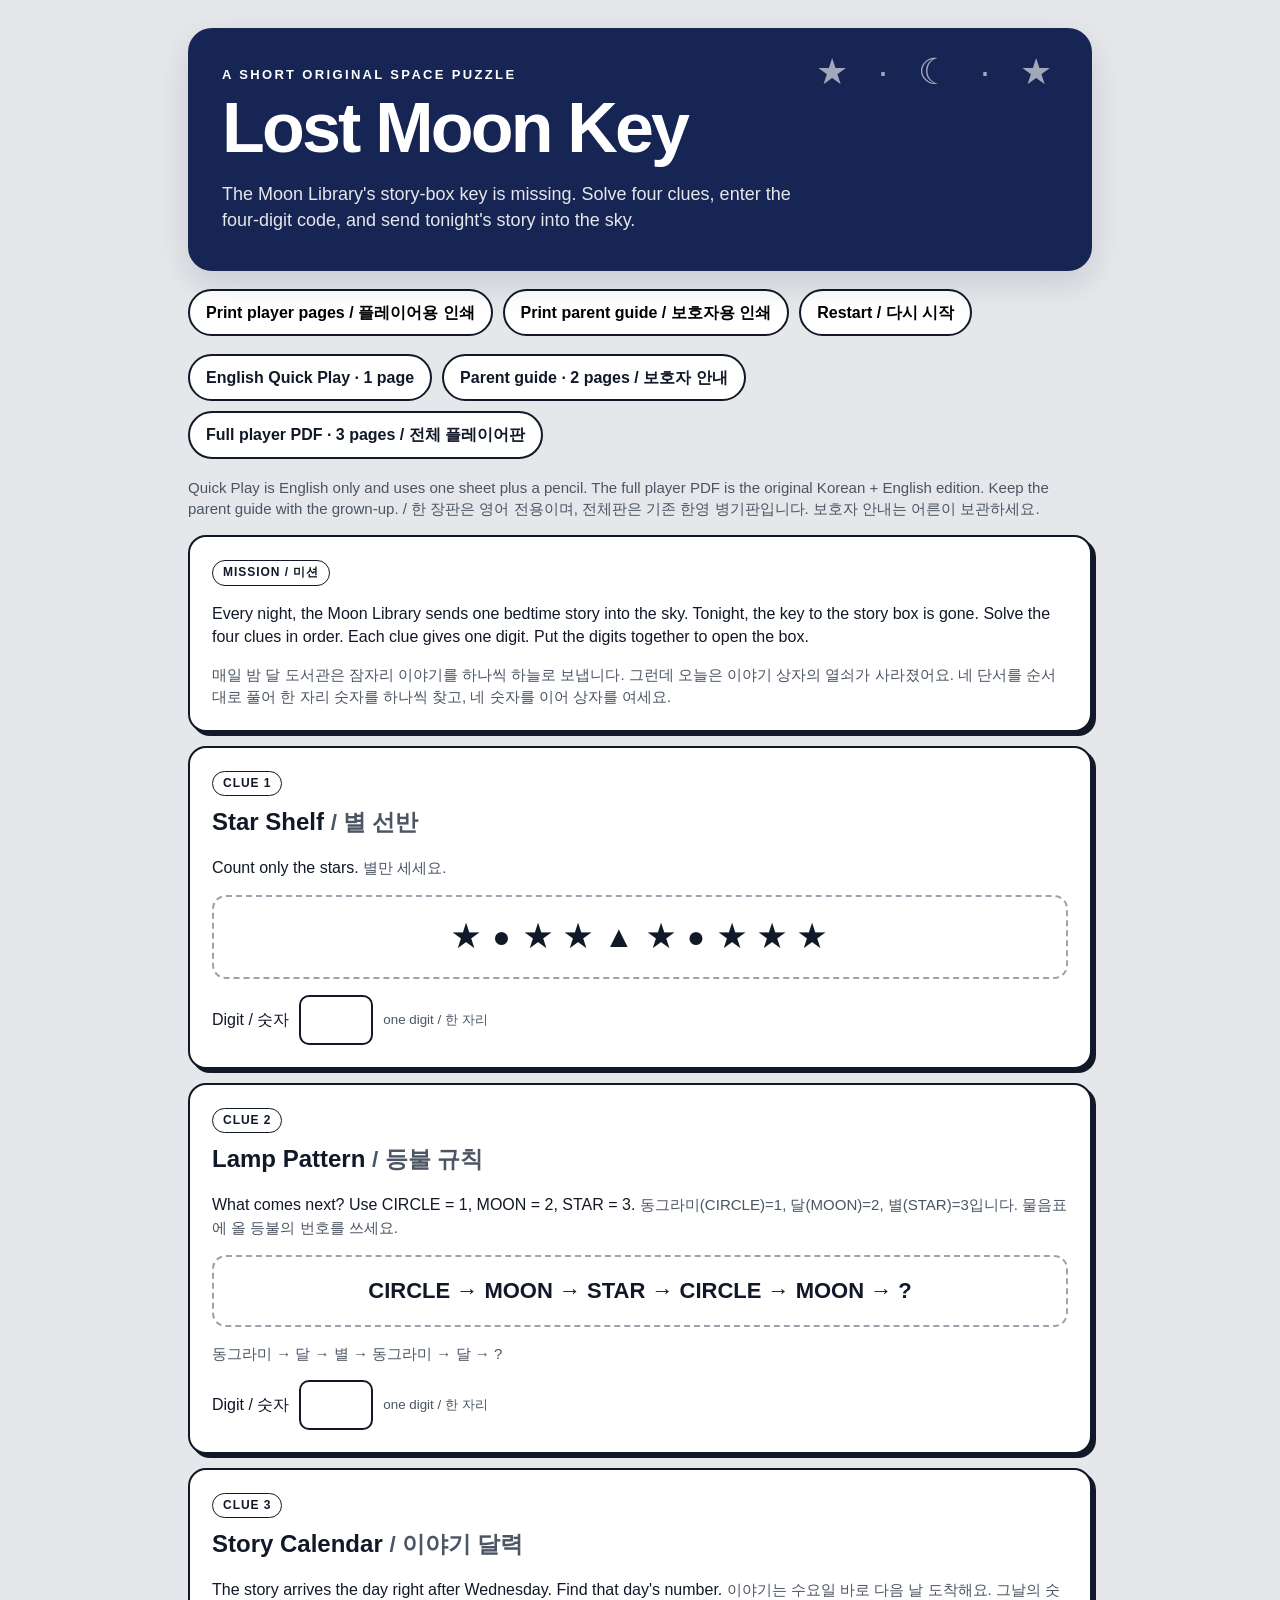
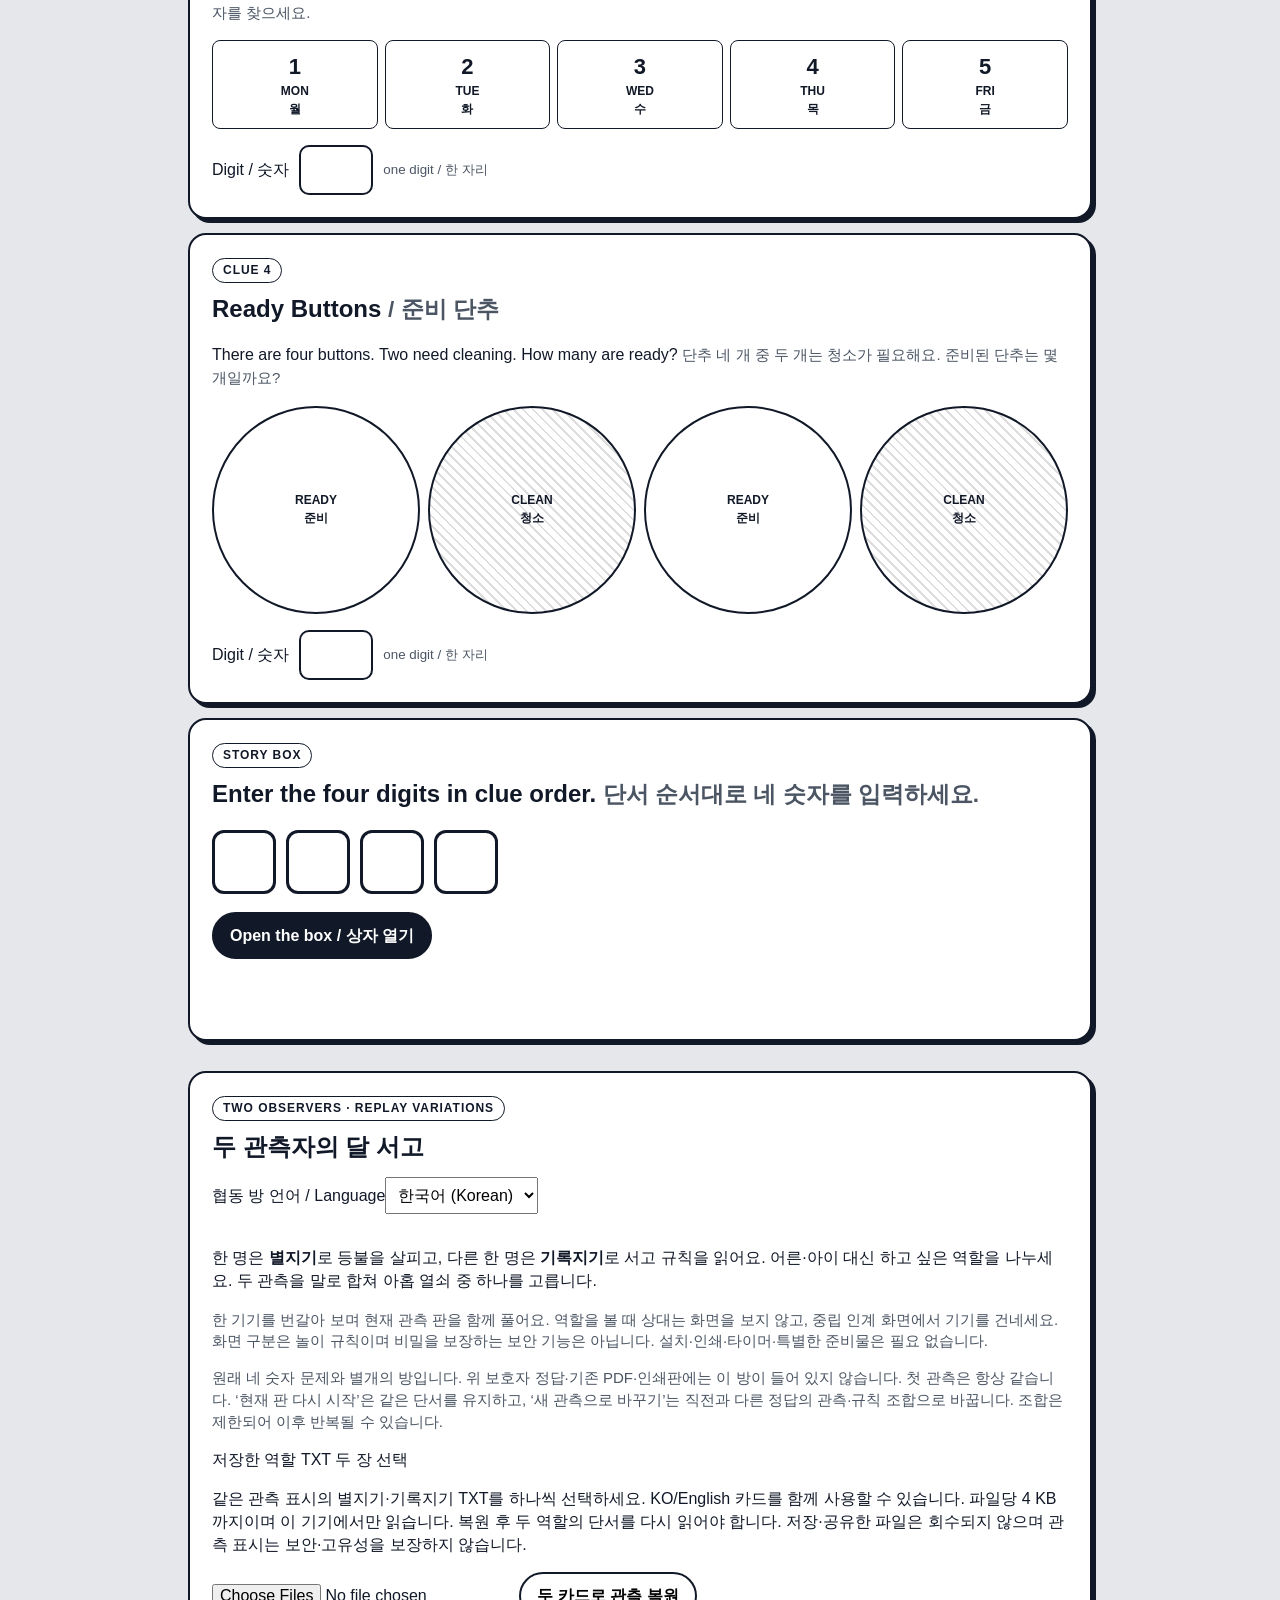
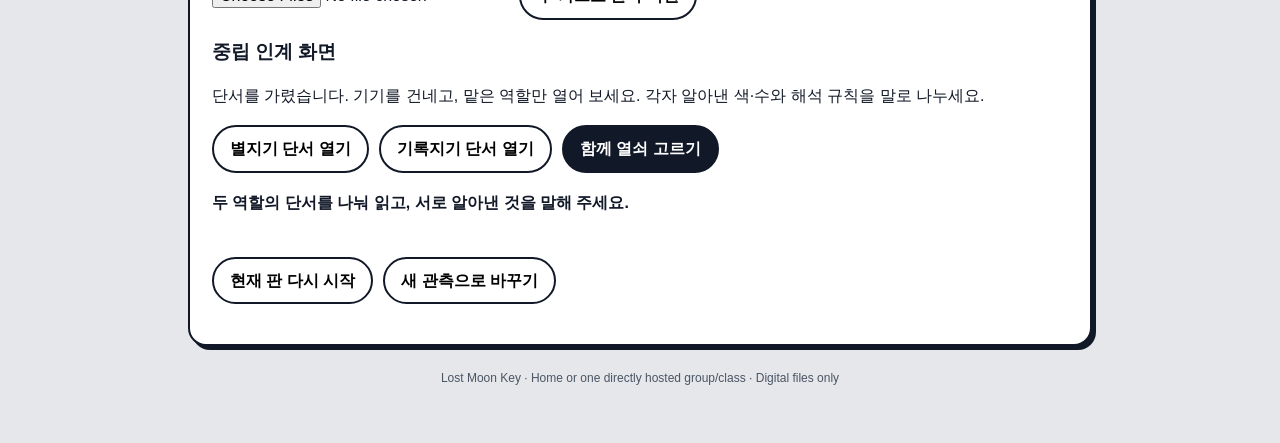
<file: lost-moon-key/index.html>
<!doctype html>
<html lang="en" data-print="none">
<head>
  <meta charset="utf-8">
  <meta name="viewport" content="width=device-width,initial-scale=1">
  <title>Lost Moon Key</title>
  <meta name="description" content="Solve four clues in Lost Moon Key, a free original space puzzle. Play online or print English Quick Play: one page plus paper and pencil.">
  <link rel="canonical" href="https://highbarcode-lab.github.io/little-character-studio/lost-moon-key/">
  <meta property="og:type" content="website">
  <meta property="og:title" content="Lost Moon Key | Free space puzzle">
  <meta property="og:description" content="Solve four clues in Lost Moon Key, a free original space puzzle. Play online or print English Quick Play: one page plus paper and pencil.">
  <meta property="og:url" content="https://highbarcode-lab.github.io/little-character-studio/lost-moon-key/">
  <meta property="og:image" content="https://highbarcode-lab.github.io/little-character-studio/lost-moon-key/share-card.png">
  <meta property="og:image:width" content="1000">
  <meta property="og:image:height" content="1500">
  <meta property="og:image:alt" content="Lost Moon Key. Free space puzzle. Four clues, one missing key. Play online or print English Quick Play, one page plus paper and pencil.">
  <meta name="twitter:card" content="summary_large_image">
  <script>
    const printMode = new URLSearchParams(location.search).get('print') || 'none';
    document.documentElement.dataset.print = printMode;
  </script>
  <style>
    :root{--ink:#111827;--muted:#4b5563;--line:#9ca3af;--paper:#fff;--soft:#f3f4f6;--accent:#172554;--ok:#14532d;--bad:#991b1b}
    *{box-sizing:border-box}
    body{margin:0;background:#e5e7eb;color:var(--ink);font-family:Arial,"Malgun Gothic","Apple SD Gothic Neo",sans-serif;line-height:1.45}
    button,input{font:inherit}
    .screen{max-width:940px;margin:0 auto;padding:28px 18px 56px}
    .hero{position:relative;overflow:hidden;background:var(--accent);color:#fff;border-radius:24px;padding:38px 34px;box-shadow:0 12px 32px #11182722}
    .hero:after{content:"★  ·  ☾  ·  ★";position:absolute;right:30px;top:18px;font-size:36px;letter-spacing:10px;color:#fff9}
    .kicker{margin:0 0 8px;text-transform:uppercase;letter-spacing:.18em;font-size:13px;font-weight:800}
    h1{margin:0;font-size:clamp(38px,7vw,70px);line-height:1;letter-spacing:-.04em}
    .subtitle{max-width:610px;margin:18px 0 0;font-size:18px;color:#e5e7eb}
    .toolbar{display:flex;flex-wrap:wrap;gap:10px;margin:18px 0}
    .btn{border:2px solid var(--ink);border-radius:999px;background:#fff;padding:10px 16px;font-weight:800;cursor:pointer}
    .btn.primary{background:var(--ink);color:#fff}
    .toolbar a.btn{color:var(--ink);text-decoration:none}
    .intro,.puzzle,.finish{background:#fff;border:2px solid var(--ink);border-radius:18px;padding:22px;margin:14px 0;box-shadow:4px 4px 0 var(--ink)}
    .intro p:last-child,.puzzle p:last-child{margin-bottom:0}
    .label{display:inline-block;border:1.5px solid var(--ink);border-radius:999px;padding:3px 10px;font-size:12px;font-weight:800;letter-spacing:.08em;text-transform:uppercase}
    h2{margin:9px 0 4px;font-size:24px}
    .ko{color:var(--muted);font-size:.94em}
    .clue{margin:16px 0;padding:18px;border:2px dashed var(--line);border-radius:14px;text-align:center;font-weight:800;font-size:clamp(20px,4vw,30px);letter-spacing:.08em}
    .pattern{font-size:clamp(15px,3vw,22px);letter-spacing:0}
    .week{display:grid;grid-template-columns:repeat(5,1fr);gap:7px;margin:16px 0}
    .day{border:1.5px solid var(--ink);border-radius:8px;padding:10px 3px;text-align:center;font-size:12px;font-weight:800}
    .day b{display:block;font-size:22px}
    .buttons{display:grid;grid-template-columns:repeat(4,1fr);gap:8px;margin:16px 0}
    .status{border:2px solid var(--ink);border-radius:50%;aspect-ratio:1;display:grid;place-items:center;text-align:center;font-weight:900;font-size:12px}
    .status.clean{background:repeating-linear-gradient(45deg,#fff,#fff 5px,#ddd 5px,#ddd 7px)}
    .answer-row{display:flex;align-items:center;gap:10px;margin-top:14px}
    .answer-row input{width:74px;min-height:50px;border:2px solid var(--ink);border-radius:10px;text-align:center;font-size:25px;font-weight:900}
    .answer-row small{color:var(--muted)}
    .code-row{display:grid;grid-template-columns:repeat(4,64px);gap:10px;margin:18px 0}
    .code-row input{width:64px;height:64px;border:3px solid var(--ink);border-radius:12px;text-align:center;font-size:30px;font-weight:900}
    #feedback{min-height:26px;font-weight:800}
    #feedback.ok{color:var(--ok)} #feedback.bad{color:var(--bad)}
    .ending{display:none;border:3px double var(--ink);padding:18px;border-radius:12px;margin-top:18px;background:var(--soft)}
    .ending.show{display:block}
    .story-line{display:block;width:100%;border:0;border-bottom:2px solid var(--ink);padding:8px 2px;background:transparent;margin-top:10px}
    footer{text-align:center;color:var(--muted);font-size:12px;margin-top:24px}
    .print-pack{display:none}
    @media(max-width:560px){.hero{padding:32px 22px}.hero:after{font-size:22px}.week{grid-template-columns:1fr}.day b{display:inline;margin-right:8px}.code-row{grid-template-columns:repeat(4,54px)}.code-row input{width:54px;height:58px}}
    @media print{
      @page{size:auto;margin:11mm}
      body{background:#fff;color:#000;line-height:1.34;-webkit-print-color-adjust:exact;print-color-adjust:exact}
      .screen{display:none!important}
      .print-pack{display:none}
      html[data-print="none"] #players-print,html[data-print="players"] #players-print,html[data-print="parents"] #parents-print{display:block}
      .sheet{width:100%;max-width:100%;min-height:250mm;overflow:hidden;page-break-after:always;break-after:page;position:relative;padding:2mm 1mm 10mm}
      .sheet:last-child{page-break-after:auto;break-after:auto}
      .sheet-head{display:block;position:relative;min-height:20mm;padding-right:22mm;border-bottom:3px solid #000;padding-bottom:5mm;margin-bottom:5mm}
      .sheet-head>div:first-child{min-width:0}
      .sheet-head h1{font-size:28pt;letter-spacing:-.03em}
      .moonmark{position:absolute;right:0;top:0;border:2px solid #000;border-radius:50%;width:17mm;height:17mm;display:grid;place-items:center;font-size:22pt}
      .sheet h2{font-size:17pt;margin:3mm 0 1mm}
      .sheet h3{font-size:13pt;margin:3mm 0 1mm}
      .sheet p{margin:1.8mm 0}
      .mission-box,.print-puzzle,.parent-box{border:1.8px solid #000;border-radius:4mm;padding:5mm;margin:4mm 0;break-inside:avoid}
      .print-puzzle{min-height:72mm}
      .print-clue{border:1.5px dashed #555;border-radius:3mm;padding:5mm;text-align:center;font-size:18pt;font-weight:800;margin:4mm 0}
      .print-pattern{font-size:15pt}
      .write-box{display:inline-block;width:17mm;height:14mm;border:2px solid #000;border-radius:2mm;vertical-align:middle;margin-left:3mm}
      .answer-strip{display:flex;gap:4mm;margin:6mm 0}
      .answer-square{width:18mm;height:18mm;border:2.5px solid #000;border-radius:3mm}
      .story-title{height:13mm;border-bottom:2px solid #000;margin-top:4mm}
      .tiny{font-size:8.5pt;color:#333}
      .page-no{position:absolute;z-index:3;bottom:2mm;right:4mm;padding-left:2mm;background:#fff;font-size:8pt}
      .parent-box h2{display:block;clear:both;width:100%}
      .print-week{display:grid;grid-template-columns:repeat(5,minmax(0,1fr));gap:2mm;margin:4mm 0}
      .print-day{min-width:0;border:1.4px solid #000;border-radius:2mm;padding:3mm 1mm;text-align:center;font-size:9pt;font-weight:700}
      .print-day b{display:block;font-size:17pt}
      .print-buttons{display:grid;grid-template-columns:repeat(4,1fr);gap:4mm;margin:5mm 12mm}
      .print-status{border:2px solid #000;border-radius:50%;aspect-ratio:1;display:grid;place-items:center;text-align:center;font-weight:800;font-size:9pt}
      .print-status.clean{background:repeating-linear-gradient(45deg,#fff,#fff 4px,#ddd 4px,#ddd 6px)}
      .hint{border-left:4px solid #000;padding-left:4mm;margin:3mm 0}
      .answer-table{width:100%;border-collapse:collapse;margin:4mm 0}
      .answer-table th,.answer-table td{border:1.4px solid #000;padding:3mm;text-align:left}
      .final-player .print-puzzle{min-height:0}
      .final-player .mission-box{padding:4mm;margin-top:3mm}
      .final-player .print-buttons{margin-top:3mm;margin-bottom:3mm}
      .final-player .story-title{height:9mm}
      .parent-key{font-size:10.5pt}
      .parent-key .sheet-head{padding-bottom:4mm;margin-bottom:4mm}
      .parent-key .parent-box{padding:3.5mm;margin:2.5mm 0}
      .parent-key .hint{margin:1.5mm 0;padding-left:3mm}
      .parent-key .hint h3{margin:1.5mm 0 .5mm}
      .parent-key .hint p{margin:1mm 0}
      .parent-key .answer-table{margin:2mm 0}
      .parent-key .answer-table th,.parent-key .answer-table td{padding:1.8mm 2.5mm}
    }
  </style>
  <script>
    const paperMode = new URLSearchParams(location.search).get('paper');
    if (paperMode === 'a4') document.write('<style>@media print{@page{size:A4;margin:11mm}}</style>');
    if (paperMode === 'letter') document.write('<style>@media print{@page{size:Letter;margin:11mm}}</style>');
  </script>
<!-- MOON-DUO-STYLE-BEGIN -->
<style>
#moon-duo{margin-top:30px}#moon-duo [hidden]{display:none!important}#moon-duo button:focus-visible,#moon-duo input:focus-visible{outline:3px solid #8a5e00;outline-offset:3px}#moon-duo .duo-actions{display:flex;flex-wrap:wrap;gap:10px;margin:18px 0}#moon-duo .duo-actions button{max-width:100%;white-space:normal}#moon-duo .duo-clue{border:2px dashed var(--line);border-radius:12px;padding:16px;margin:16px 0}#moon-duo .duo-lamps{padding-left:22px}#moon-duo .duo-lamps li{margin:12px 0}#moon-duo fieldset{min-width:0;border:2px solid var(--line);border-radius:12px;padding:12px}#moon-duo .duo-keys{display:grid;grid-template-columns:repeat(3,minmax(0,1fr));gap:10px}#moon-duo .duo-key{display:block;border:2px solid var(--line);border-radius:10px;padding:12px;overflow-wrap:anywhere}#moon-duo .duo-key:has(input:checked){border-color:var(--accent);box-shadow:inset 0 0 0 1px var(--accent)}#moon-duo .duo-key input{width:20px;height:20px;margin:0 8px 8px 0;vertical-align:middle}#moon-duo .duo-key b{display:block}#moon-duo .duo-swatch{display:inline-block;width:20px;height:20px;border:1px solid #111827;vertical-align:middle}#moon-duo .duo-blue{background:#426bba}#moon-duo .duo-yellow{background:#edc851}#moon-duo .duo-violet{background:#9674c3}#moon-duo-status{min-height:3em;font-weight:700}#moon-duo-ending{border:3px double var(--accent);border-radius:12px;background:var(--soft);padding:18px;margin-top:18px}@media(max-width:560px){#moon-duo .duo-keys{grid-template-columns:repeat(2,minmax(0,1fr))}#moon-duo{padding:16px}}@media print{#moon-duo{display:none!important}}
</style>
<!-- ROLE-CARD-STYLE-BEGIN -->
<style>#moon-duo-card{min-width:0;overflow-wrap:anywhere}#moon-duo-card-text{display:block;width:100%;min-height:16em;font:inherit;white-space:pre-wrap;overflow-wrap:anywhere}#moon-duo-card a{display:inline-block;max-width:100%;overflow-wrap:anywhere}#moon-duo-card textarea:focus-visible,#moon-duo-card a:focus-visible{outline:3px solid #8a5e00;outline-offset:3px}</style>
<!-- ROLE-CARD-STYLE-END -->
<!-- DUO-LANG-STYLE-BEGIN -->
<style>#moon-duo-language{max-width:100%;font:inherit;margin:8px 0 16px;padding:8px}#moon-duo [data-duo-i18n]{overflow-wrap:anywhere}</style>
<!-- DUO-LANG-STYLE-END -->
<!-- DUO-PRINT-STYLE-BEGIN -->
<style>
#moon-duo-print-sheet{display:none}#moon-duo-card-print{max-width:100%;white-space:normal;margin-top:12px}
@page duo-role-card{size:auto;margin:16mm}
@media print{
 body.duo-role-print{margin:0!important;padding:0!important;background:#fff!important;color:#000!important}
 body.duo-role-print>*:not(#moon-duo-print-sheet){display:none!important}
 body.duo-role-print>#moon-duo-print-sheet{display:block!important;page:duo-role-card;width:auto;max-width:100%;margin:0;padding:0;background:#fff;color:#000;border:0}
 #moon-duo-print-sheet pre{margin:0;font-family:Arial,"Malgun Gothic",sans-serif;font-size:12pt;line-height:1.35;white-space:pre-wrap;overflow-wrap:anywhere;word-break:normal;color:#000;background:#fff}
}
</style>
<!-- DUO-PRINT-STYLE-END -->
<!-- MOON-DUO-STYLE-END -->
</head>
<body>
  <main class="screen">
    <header class="hero">
      <p class="kicker">A short original space puzzle</p>
      <h1>Lost Moon Key</h1>
      <p class="subtitle">The Moon Library's story-box key is missing. Solve four clues, enter the four-digit code, and send tonight's story into the sky.</p>
    </header>
    <nav class="toolbar" aria-label="Print tools">
      <button class="btn" onclick="printPack('players')">Print player pages / 플레이어용 인쇄</button>
      <button class="btn" onclick="printPack('parents')">Print parent guide / 보호자용 인쇄</button>
      <button class="btn" onclick="resetGame()">Restart / 다시 시작</button>
    </nav>
    <nav class="toolbar" aria-label="PDF files">
      <a class="btn" href="players-quick.pdf">English Quick Play · 1 page</a>
      <a class="btn" href="parents.pdf">Parent guide · 2 pages / 보호자 안내</a>
      <a class="btn" href="players.pdf">Full player PDF · 3 pages / 전체 플레이어판</a>
    </nav>
    <p class="ko">Quick Play is English only and uses one sheet plus a pencil. The full player PDF is the original Korean + English edition. Keep the parent guide with the grown-up. / 한 장판은 영어 전용이며, 전체판은 기존 한영 병기판입니다. 보호자 안내는 어른이 보관하세요.</p>
    <section class="intro">
      <span class="label">Mission / 미션</span>
      <p>Every night, the Moon Library sends one bedtime story into the sky. Tonight, the key to the story box is gone. Solve the four clues in order. Each clue gives one digit. Put the digits together to open the box.</p>
      <p class="ko">매일 밤 달 도서관은 잠자리 이야기를 하나씩 하늘로 보냅니다. 그런데 오늘은 이야기 상자의 열쇠가 사라졌어요. 네 단서를 순서대로 풀어 한 자리 숫자를 하나씩 찾고, 네 숫자를 이어 상자를 여세요.</p>
    </section>
    <form id="game" novalidate>
      <section class="puzzle"><span class="label">Clue 1</span><h2>Star Shelf <span class="ko">/ 별 선반</span></h2><p>Count only the stars. <span class="ko">별만 세세요.</span></p><div class="clue" aria-label="star circle star star triangle star circle star star star">★ ● ★ ★ ▲ ★ ● ★ ★ ★</div><label class="answer-row">Digit / 숫자 <input id="a1" inputmode="numeric" maxlength="1" aria-label="Answer to clue 1"><small>one digit / 한 자리</small></label></section>
      <section class="puzzle"><span class="label">Clue 2</span><h2>Lamp Pattern <span class="ko">/ 등불 규칙</span></h2><p>What comes next? Use CIRCLE = 1, MOON = 2, STAR = 3. <span class="ko" lang="ko">동그라미(CIRCLE)=1, 달(MOON)=2, 별(STAR)=3입니다. 물음표에 올 등불의 번호를 쓰세요.</span></p><div class="clue pattern">CIRCLE → MOON → STAR → CIRCLE → MOON → ?</div><p class="ko" lang="ko">동그라미 → 달 → 별 → 동그라미 → 달 → ?</p><label class="answer-row">Digit / 숫자 <input id="a2" inputmode="numeric" maxlength="1" aria-label="Answer to clue 2"><small>one digit / 한 자리</small></label></section>
      <section class="puzzle"><span class="label">Clue 3</span><h2>Story Calendar <span class="ko">/ 이야기 달력</span></h2><p>The story arrives the day right after Wednesday. Find that day's number. <span class="ko">이야기는 수요일 바로 다음 날 도착해요. 그날의 숫자를 찾으세요.</span></p><div class="week"><div class="day"><b>1</b>MON<br>월</div><div class="day"><b>2</b>TUE<br>화</div><div class="day"><b>3</b>WED<br>수</div><div class="day"><b>4</b>THU<br>목</div><div class="day"><b>5</b>FRI<br>금</div></div><label class="answer-row">Digit / 숫자 <input id="a3" inputmode="numeric" maxlength="1" aria-label="Answer to clue 3"><small>one digit / 한 자리</small></label></section>
      <section class="puzzle"><span class="label">Clue 4</span><h2>Ready Buttons <span class="ko">/ 준비 단추</span></h2><p>There are four buttons. Two need cleaning. How many are ready? <span class="ko">단추 네 개 중 두 개는 청소가 필요해요. 준비된 단추는 몇 개일까요?</span></p><div class="buttons"><div class="status">READY<br>준비</div><div class="status clean">CLEAN<br>청소</div><div class="status">READY<br>준비</div><div class="status clean">CLEAN<br>청소</div></div><label class="answer-row">Digit / 숫자 <input id="a4" inputmode="numeric" maxlength="1" aria-label="Answer to clue 4"><small>one digit / 한 자리</small></label></section>
      <section class="finish"><span class="label">Story Box</span><h2>Enter the four digits in clue order. <span class="ko">단서 순서대로 네 숫자를 입력하세요.</span></h2><div class="code-row"><input id="c1" inputmode="numeric" maxlength="1" aria-label="Code digit 1"><input id="c2" inputmode="numeric" maxlength="1" aria-label="Code digit 2"><input id="c3" inputmode="numeric" maxlength="1" aria-label="Code digit 3"><input id="c4" inputmode="numeric" maxlength="1" aria-label="Code digit 4"></div><button class="btn primary" type="submit">Open the box / 상자 열기</button><p id="feedback" role="status" aria-live="polite"></p><div id="ending" class="ending"><h2>Moon Library ready. Let's begin tonight's story.</h2><p class="ko">달 도서관 준비 완료! 오늘 이야기를 시작하자.</p><label>Our story title / 우리가 지은 이야기 제목<input class="story-line" aria-label="Story title"></label></div></section>
    </form>
<!-- MOON-DUO-ROOM-BEGIN -->
    <section class="puzzle" id="moon-duo" lang="ko" aria-labelledby="moon-duo-title">
      <span class="label"><span data-duo-i18n="1">Two observers · Replay variations</span></span>
      <h2 id="moon-duo-title"><span data-duo-i18n="2">두 관측자의 달 서고</span></h2>
      <!-- DUO-LANG-CONTROL-BEGIN -->
      <label for="moon-duo-language"><span data-duo-lang-label>협동 방 언어</span> / Language</label><select id="moon-duo-language"><option value="ko">한국어 (Korean)</option><option value="en">English</option></select>
<!-- DUO-LANG-CONTROL-END -->
      <p><span data-duo-i18n="3">한 명은 </span><b><span data-duo-i18n="4">별지기</span></b><span data-duo-i18n="5">로 등불을 살피고, 다른 한 명은 </span><b><span data-duo-i18n="6">기록지기</span></b><span data-duo-i18n="7">로 서고 규칙을 읽어요. 어른·아이 대신 하고 싶은 역할을 나누세요. 두 관측을 말로 합쳐 아홉 열쇠 중 하나를 고릅니다.</span></p>
      <p class="ko"><span data-duo-i18n="8">한 기기를 번갈아 보며 현재 관측 판을 함께 풀어요. 역할을 볼 때 상대는 화면을 보지 않고, 중립 인계 화면에서 기기를 건네세요. 화면 구분은 놀이 규칙이며 비밀을 보장하는 보안 기능은 아닙니다. 설치·인쇄·타이머·특별한 준비물은 필요 없습니다.</span></p>
      <p class="ko"><span data-duo-i18n="9">원래 네 숫자 문제와 별개의 방입니다. 위 보호자 정답·기존 PDF·인쇄판에는 이 방이 들어 있지 않습니다. 첫 관측은 항상 같습니다. ‘현재 판 다시 시작’은 같은 단서를 유지하고, ‘새 관측으로 바꾸기’는 직전과 다른 정답의 관측·규칙 조합으로 바꿉니다. 조합은 제한되어 이후 반복될 수 있습니다.</span></p>
      <div id="moon-duo-neutral">
<!-- DUO-RESTORE-UI-BEGIN -->
        <div id="moon-duo-restore">
          <label for="moon-duo-restore-files" id="moon-duo-restore-label">저장한 역할 TXT 두 장 선택</label>
          <p id="moon-duo-restore-help">같은 관측 표시의 별지기·기록지기 TXT를 하나씩 선택하세요. KO/English 카드를 함께 사용할 수 있습니다. 파일당 4 KB까지이며 이 기기에서만 읽습니다. 복원 후 두 역할의 단서를 다시 읽어야 합니다. 저장·공유한 파일은 회수되지 않으며 관측 표시는 보안·고유성을 보장하지 않습니다.</p>
          <input type="file" id="moon-duo-restore-files" accept=".txt,text/plain" multiple aria-describedby="moon-duo-restore-help" style="max-width:100%">
          <button class="btn" type="button" id="moon-duo-restore-apply">두 카드로 관측 복원</button>
          <p id="moon-duo-restore-status" role="status" aria-live="polite"></p>
        </div>
<!-- DUO-RESTORE-UI-END -->
        <h3 id="moon-duo-neutral-title" tabindex="-1"><span data-duo-i18n="10">중립 인계 화면</span></h3>
        <p><span data-duo-i18n="11">단서를 가렸습니다. 기기를 건네고, 맡은 역할만 열어 보세요. 각자 알아낸 색·수와 해석 규칙을 말로 나누세요.</span></p>
        <div class="duo-actions"><button class="btn" id="moon-duo-star" type="button"><span data-duo-i18n="12">별지기 단서 열기</span></button><button class="btn" id="moon-duo-record" type="button"><span data-duo-i18n="13">기록지기 단서 열기</span></button><button class="btn primary" id="moon-duo-table" type="button"><span data-duo-i18n="14">함께 열쇠 고르기</span></button></div>
      </div>
      <div id="moon-duo-star-panel" hidden>
        <h3 id="moon-duo-star-title" tabindex="-1"><span data-duo-i18n="15">별지기의 관측</span></h3>
        <p><span data-duo-i18n="16">등불 색은 같은 세 색 순서가 반복됩니다. 다음 칸의 색을 알아내세요.</span></p>
        <div class="duo-clue"><span data-duo-color="blue"><span data-duo-i18n="17">파랑</span></span><span data-duo-i18n="18"> → </span><span data-duo-color="yellow"><span data-duo-i18n="19">노랑</span></span><span data-duo-i18n="20"> → </span><span data-duo-color="violet"><span data-duo-i18n="21">보라</span></span><span data-duo-i18n="22"> → </span><span data-duo-color="blue"><span data-duo-i18n="23">파랑</span></span><span data-duo-i18n="24"> → </span><span data-duo-color="yellow"><span data-duo-i18n="25">노랑</span></span><span data-duo-i18n="26"> → ?</span></div>
        <p><span data-duo-i18n="27">아래에서 </span><b><span data-duo-i18n="28">준비됨</span></b><span data-duo-i18n="29">만 세세요. 도형과 청소 중인 등불에 속지 마세요.</span></p>
        <ul class="duo-lamps"><li data-duo-ready="true"><span data-duo-i18n="30">★ 별 등불 — 준비됨</span></li><li data-duo-ready="false"><span data-duo-i18n="31">☾ 달 등불 — 청소 중</span></li><li data-duo-ready="true"><span data-duo-i18n="32">★ 별 등불 — 준비됨</span></li><li data-duo-ready="true"><span data-duo-i18n="33">● 원 등불 — 준비됨</span></li><li data-duo-ready="false"><span data-duo-i18n="34">★ 별 등불 — 청소 중</span></li></ul>
        <p class="ko"><span data-duo-i18n="35">다음 색과 준비된 수를 기록지기에게 말해 주세요. 열쇠 도형으로 바꾸는 규칙은 이 관측대에 없습니다.</span></p>
      </div>
      <div id="moon-duo-record-panel" hidden>
        <h3 id="moon-duo-record-title" tabindex="-1"><span data-duo-i18n="36">기록지기의 해석</span></h3>
        <p><span data-duo-i18n="37">서고의 기록을 읽고 별지기가 전한 </span><b><span data-duo-i18n="38">준비된 등불 수</span></b><span data-duo-i18n="39">를 열쇠 도형으로 바꾸세요. 등불에 그려진 도형을 그대로 고르는 규칙이 아닙니다.</span></p>
        <div class="duo-clue"><p data-duo-rule="zero" data-duo-shape="star"><b><span data-duo-i18n="40">하나도 준비되지 않음 → ★ 별</span></b></p><p data-duo-rule="even" data-duo-shape="circle"><b><span data-duo-i18n="41">하나 이상이며 둘씩 짝지어 남지 않음 → ● 원</span></b></p><p data-duo-rule="odd" data-duo-shape="moon"><b><span data-duo-i18n="42">둘씩 짝지으면 하나 남음 → ☾ 달</span></b></p></div>
        <p class="ko"><span data-duo-i18n="43">수와 짝짓기 규칙을 함께 해석하세요. 실제 등불 색과 준비된 수는 이 기록대에서 보이지 않습니다. 별지기에게 물어보세요.</span></p>
      </div>
<!-- ROLE-CARD-ROOM-BEGIN -->
      <div id="moon-duo-card" hidden><h3 id="moon-duo-card-heading"><span data-duo-i18n="44">현재 역할 단서 카드</span></h3><p><span data-duo-i18n="45">관측 표시가 같은 두 카드를 사용하세요. 새 관측에서는 두 카드 모두 다시 준비하세요. 이미 저장·전달한 파일은 회수되지 않습니다. 파일 전달은 직접 하며 자동 전송·동기화는 없습니다. 최종 열쇠 선택은 원래 진행 기기에서 하세요.</span></p><button class="btn" id="moon-duo-card-prepare" type="button"><span data-duo-i18n="46">역할 단서 카드 준비</span></button><div id="moon-duo-card-output" hidden><label for="moon-duo-card-text"><span data-duo-i18n="47">현재 역할의 단서 · 읽기 전용 텍스트</span></label><textarea id="moon-duo-card-text" readonly rows="10" spellcheck="false"></textarea><a class="btn" id="moon-duo-card-save" hidden><span data-duo-i18n="48">역할 TXT 직접 저장</span></a><!-- DUO-PRINT-UI-BEGIN --><p id="moon-duo-card-print-help">위 카드의 역할·관측 표시·단서를 확인한 뒤 이 카드만 인쇄하세요. 인쇄 요청은 출력 완료를 뜻하지 않으며, 종이는 회수되지 않습니다.</p><button class="btn" type="button" id="moon-duo-card-print">이 역할 카드 인쇄</button><p id="moon-duo-card-print-status" role="status" aria-live="polite"></p><!-- DUO-PRINT-UI-END --></div><p id="moon-duo-card-status" role="status" aria-live="polite"></p></div>
<!-- ROLE-CARD-ROOM-END -->
      <button class="btn" id="moon-duo-handoff" type="button" hidden><span data-duo-i18n="49">단서 가리고 기기 건네기</span></button>
      <div id="moon-duo-table-panel" hidden>
        <h3 id="moon-duo-table-title" tabindex="-1"><span data-duo-i18n="50">함께 고르는 열쇠</span></h3>
        <p><span data-duo-i18n="51">별지기가 찾은 다음 색, 두 사람이 등불 수를 규칙에 맞춰 해석한 도형을 합쳐 고르세요. 역할 단서를 다시 볼 때는 중립 화면에서 돌아갑니다.</span></p>
        <fieldset><legend><span data-duo-i18n="52">색 이름 + 도형 이름으로 열쇠 하나 선택</span></legend><div class="duo-keys"><label class="duo-key"><input type="radio" name="moon-duo-key" value="blue-circle"><span class="duo-swatch duo-blue" aria-hidden="true"></span><b><span data-duo-i18n="53">파랑 · ● 원</span></b></label><label class="duo-key"><input type="radio" name="moon-duo-key" value="blue-moon"><span class="duo-swatch duo-blue" aria-hidden="true"></span><b><span data-duo-i18n="54">파랑 · ☾ 달</span></b></label><label class="duo-key"><input type="radio" name="moon-duo-key" value="blue-star"><span class="duo-swatch duo-blue" aria-hidden="true"></span><b><span data-duo-i18n="55">파랑 · ★ 별</span></b></label><label class="duo-key"><input type="radio" name="moon-duo-key" value="yellow-circle"><span class="duo-swatch duo-yellow" aria-hidden="true"></span><b><span data-duo-i18n="56">노랑 · ● 원</span></b></label><label class="duo-key"><input type="radio" name="moon-duo-key" value="yellow-moon"><span class="duo-swatch duo-yellow" aria-hidden="true"></span><b><span data-duo-i18n="57">노랑 · ☾ 달</span></b></label><label class="duo-key"><input type="radio" name="moon-duo-key" value="yellow-star"><span class="duo-swatch duo-yellow" aria-hidden="true"></span><b><span data-duo-i18n="58">노랑 · ★ 별</span></b></label><label class="duo-key"><input type="radio" name="moon-duo-key" value="violet-circle"><span class="duo-swatch duo-violet" aria-hidden="true"></span><b><span data-duo-i18n="59">보라 · ● 원</span></b></label><label class="duo-key"><input type="radio" name="moon-duo-key" value="violet-moon"><span class="duo-swatch duo-violet" aria-hidden="true"></span><b><span data-duo-i18n="60">보라 · ☾ 달</span></b></label><label class="duo-key"><input type="radio" name="moon-duo-key" value="violet-star"><span class="duo-swatch duo-violet" aria-hidden="true"></span><b><span data-duo-i18n="61">보라 · ★ 별</span></b></label></div></fieldset>
        <div class="duo-actions"><button class="btn primary" id="moon-duo-check" type="button"><span data-duo-i18n="62">이 열쇠로 서고 열기</span></button><button class="btn" id="moon-duo-return" type="button"><span data-duo-i18n="63">중립 화면에서 단서 다시 보기</span></button></div>
      </div>
      <p id="moon-duo-status" role="status" aria-live="polite"><span data-duo-i18n="64">두 역할의 단서를 나눠 읽고, 서로 알아낸 것을 말해 주세요.</span></p>
      <div id="moon-duo-ending" hidden><h3><span data-duo-i18n="65">두 관측이 한 이야기를 열었어요</span></h3><p id="moon-duo-result"><span data-duo-i18n="66">보라빛 달 열쇠가 서고 문에 꼭 맞습니다. 별지기의 관측과 기록지기의 해석이 만나, 닫혀 있던 달 도서관의 작은 창이 열렸어요.</span></p><p><span data-duo-i18n="67">창가에서 잠들었던 이야기가 두 사람에게 속삭입니다. “하늘을 본 사람과 기록을 읽은 사람이 함께 와 주었구나. 오늘의 첫 문장을 같이 시작해 볼래?”</span></p></div>
      <div class="duo-actions"><button class="btn" id="moon-duo-reset" type="button"><span data-duo-i18n="68">현재 판 다시 시작</span></button><button class="btn" id="moon-duo-new" type="button"><span data-duo-i18n="69">새 관측으로 바꾸기</span></button></div>
    </section>
<!-- MOON-DUO-ROOM-END -->
    <footer>Lost Moon Key · Home or one directly hosted group/class · Digital files only</footer>
  </main>

  <section id="players-print" class="print-pack" aria-label="Player print pack">
    <article class="sheet"><header class="sheet-head"><div><p class="kicker">Player pages / 플레이어용</p><h1>Lost Moon Key</h1></div><div class="moonmark">☾</div></header><div class="mission-box"><h2>Mission / 미션</h2><p>Every night, the Moon Library sends one bedtime story into the sky. Tonight, the key to the story box is gone. Solve the four clues in order. Each clue gives one digit. Put the digits together to open the box.</p><p class="ko">매일 밤 달 도서관은 잠자리 이야기를 하나씩 하늘로 보냅니다. 오늘은 이야기 상자의 열쇠가 사라졌어요. 네 단서를 순서대로 풀어 한 자리 숫자를 하나씩 찾고, 네 숫자를 이어 상자를 여세요.</p></div><div class="print-puzzle"><span class="label">Clue 1</span><h2>Star Shelf / 별 선반</h2><p>Count only the stars. / 별만 세세요.</p><div class="print-clue">★ ● ★ ★ ▲ ★ ● ★ ★ ★</div><p><b>My digit / 내가 찾은 숫자</b><span class="write-box"></span></p></div><p class="page-no">PLAYER 1 / 3</p></article>
    <article class="sheet"><header class="sheet-head"><div><p class="kicker">Lost Moon Key</p><h1>Clues 2 + 3</h1></div><div class="moonmark">★</div></header><div class="print-puzzle"><span class="label">Clue 2</span><h2>Lamp Pattern / 등불 규칙</h2><p>What comes next? Use CIRCLE = 1, MOON = 2, STAR = 3.</p><p class="ko">다음 등불은 무엇일까요? CIRCLE은 1, MOON은 2, STAR는 3입니다.</p><div class="print-clue print-pattern">CIRCLE → MOON → STAR → CIRCLE → MOON → ?</div><p><b>My digit / 내가 찾은 숫자</b><span class="write-box"></span></p></div><div class="print-puzzle"><span class="label">Clue 3</span><h2>Story Calendar / 이야기 달력</h2><p>The story arrives the day right after Wednesday. Find that day's number.</p><p class="ko">이야기는 수요일 바로 다음 날 도착해요. 그날의 숫자를 찾으세요.</p><div class="print-week"><div class="print-day"><b>1</b>MON / 월</div><div class="print-day"><b>2</b>TUE / 화</div><div class="print-day"><b>3</b>WED / 수</div><div class="print-day"><b>4</b>THU / 목</div><div class="print-day"><b>5</b>FRI / 금</div></div><p><b>My digit / 내가 찾은 숫자</b><span class="write-box"></span></p></div><p class="page-no">PLAYER 2 / 3</p></article>
    <article class="sheet final-player"><header class="sheet-head"><div><p class="kicker">Lost Moon Key</p><h1>Final Clue + Story Box</h1></div><div class="moonmark">☾</div></header><div class="print-puzzle"><span class="label">Clue 4</span><h2>Ready Buttons / 준비 단추</h2><p>There are four buttons. Two need cleaning. How many are ready?</p><p class="ko">단추 네 개 중 두 개는 청소가 필요해요. 준비된 단추는 몇 개일까요?</p><div class="print-buttons"><div class="print-status">READY<br>준비</div><div class="print-status clean">CLEAN<br>청소</div><div class="print-status">READY<br>준비</div><div class="print-status clean">CLEAN<br>청소</div></div><p><b>My digit / 내가 찾은 숫자</b><span class="write-box"></span></p></div><div class="mission-box"><h2>Story Box / 이야기 상자</h2><p>Write the four digits in clue order. / 단서 순서대로 네 숫자를 쓰세요.</p><div class="answer-strip"><div class="answer-square"></div><div class="answer-square"></div><div class="answer-square"></div><div class="answer-square"></div></div><h3>When the box opens / 상자가 열리면</h3><p><b>Moon Library ready. Let's begin tonight's story.</b></p><p class="ko">달 도서관 준비 완료! 오늘 이야기를 시작하자.</p><p>Give your story a title together. / 함께 이야기 제목을 지어 보세요.</p><div class="story-title"></div></div><p class="page-no">PLAYER 3 / 3</p></article>
  </section>

  <section id="parents-print" class="print-pack" aria-label="Parent guide">
    <article class="sheet"><header class="sheet-head"><div><p class="kicker">Parent guide / 보호자 안내</p><h1>Lost Moon Key</h1></div><div class="moonmark">☾</div></header><div class="parent-box"><h2>Prepare / 준비</h2><p><b>Paper and a pencil only.</b> No lock, timer, or special props are needed.</p><p class="ko"><b>종이와 연필만 준비하세요.</b> 자물쇠, 타이머, 특별한 소품은 필요하지 않습니다.</p></div><div class="parent-box"><h2>How to host / 진행 방법</h2><p>Give the player pages only. Ask the player to solve the four clues in order and write one digit for each clue. Put the four digits together for the final code.</p><p class="ko">플레이어용 페이지만 건네세요. 네 문제를 순서대로 풀어 각 문제에서 한 자리 숫자를 찾고, 마지막에 네 숫자를 이어 암호를 만들게 합니다.</p><p>Read a hint aloud whenever it helps. There is no penalty for using hints.</p><p class="ko">필요하면 언제든 힌트를 읽어 주세요. 힌트를 써도 벌칙은 없습니다.</p></div><div class="parent-box"><h2>Use terms / 사용 조건</h2><p>The purchaser may print and use this file at home or in one group or class they directly host. The original file may not be redistributed or resold.</p><p class="ko">구매자는 가정 또는 직접 여는 모임/수업 한 곳에서 인쇄해 사용할 수 있습니다. 원본 파일의 재배포와 재판매는 허용되지 않습니다.</p><p><b>Digital files only. No physical item or gift is included.</b></p><p class="ko"><b>디지털 파일만 제공되며 실물이나 선물은 포함되지 않습니다.</b></p></div><p class="page-no">PARENT 1 / 2</p></article>
    <article class="sheet parent-key"><header class="sheet-head"><div><p class="kicker">Parent guide / 보호자 안내</p><h1>Hints + Answer Key</h1></div><div class="moonmark">★</div></header><div class="parent-box"><h2>Two-step hints / 두 단계 힌트</h2><div class="hint"><h3>1. Star Shelf / 별 선반</h3><p>Ignore the other shapes. / 다른 도형은 무시하세요.</p><p>Point to each star one at a time. / 별을 하나씩 짚어 보세요.</p></div><div class="hint"><h3>2. Lamp Pattern / 등불 규칙</h3><p>Compare the first three lamps with the repeat. / 처음 세 등불과 다음 반복을 비교하세요.</p><p>After MOON comes STAR. What is STAR's number? / MOON 다음은 STAR예요. STAR의 번호는 무엇일까요?</p></div><div class="hint"><h3>3. Story Calendar / 이야기 달력</h3><p>Move one day after Wednesday. / 수요일에서 하루 뒤로 가세요.</p><p>Find Thursday. / 목요일을 찾으세요.</p></div><div class="hint"><h3>4. Ready Buttons / 준비 단추</h3><p>Leave out the two that need cleaning. / 청소가 필요한 두 개는 빼세요.</p><p>Calculate 4 - 2. / 4 - 2를 계산하세요.</p></div></div><div class="parent-box"><h2>Answer key / 정답표</h2><table class="answer-table"><thead><tr><th>Clue</th><th>Digit</th></tr></thead><tbody><tr><td>1. Star Shelf</td><td><b>7</b></td></tr><tr><td>2. Lamp Pattern</td><td><b>3</b></td></tr><tr><td>3. Story Calendar</td><td><b>4</b></td></tr><tr><td>4. Ready Buttons</td><td><b>2</b></td></tr><tr><td><b>Final code / 최종 암호</b></td><td><b>7342</b></td></tr></tbody></table></div><p class="page-no">PARENT 2 / 2</p></article>
  </section>
  <script>
    const ids = ['a1','a2','a3','a4','c1','c2','c3','c4'];
    for (const id of ids) document.getElementById(id).addEventListener('input', e => e.target.value = e.target.value.replace(/\D/g,'').slice(0,1));
    document.getElementById('game').addEventListener('submit', e => {
      e.preventDefault();
      const clues = ['a1','a2','a3','a4'].map(id => document.getElementById(id).value).join('');
      const code = ['c1','c2','c3','c4'].map(id => document.getElementById(id).value).join('');
      const feedback = document.getElementById('feedback');
      const ending = document.getElementById('ending');
      ending.classList.remove('show');
      if (clues.length !== 4 || code.length !== 4) { feedback.className='bad'; feedback.textContent='Complete every clue and all four code boxes. / 모든 문제와 네 암호 칸을 채워 주세요.'; return; }
      if (clues === '7342' && code === '7342') { feedback.className='ok'; feedback.textContent='The story box is open! / 이야기 상자가 열렸어요!'; ending.classList.add('show'); }
      else { feedback.className='bad'; feedback.textContent='The box is still closed. Check each clue and try again. / 아직 상자가 닫혀 있어요. 단서를 다시 확인해 보세요.'; }
    });
    function resetGame(){ document.getElementById('game').reset(); document.getElementById('feedback').textContent=''; document.getElementById('feedback').className=''; document.getElementById('ending').classList.remove('show'); scrollTo({top:0,behavior:'smooth'}); }
    function printPack(kind){ const url=new URL(location.href); url.searchParams.set('print',kind); const w=open(url,'_blank'); if(w) w.addEventListener('load',()=>setTimeout(()=>w.print(),250),{once:true}); }
  </script>
<!-- MOON-DUO-SCRIPT-BEGIN -->
<script>
(()=>{
 'use strict';
 const byId=id=>document.getElementById('moon-duo-'+id);
 const room=document.getElementById('moon-duo'),neutral=byId('neutral'),star=byId('star-panel'),record=byId('record-panel'),table=byId('table-panel'),handoff=byId('handoff'),status=byId('status'),ending=byId('ending');
 const inputs=[...room.querySelectorAll('input[name="moon-duo-key"]')];
 let observation={sequence:[...star.querySelectorAll('[data-duo-color]')].map(e=>e.dataset.duoColor),ready:[...star.querySelectorAll('[data-duo-ready]')].map(e=>e.dataset.duoReady==='true')};
 let rules=Object.fromEntries([...record.querySelectorAll('[data-duo-rule]')].map(e=>[e.dataset.duoRule,e.dataset.duoShape]));
 function solve(obs,map){const next=obs.sequence[obs.sequence.length%3],count=obs.ready.filter(Boolean).length;return next+'-'+map[count===0?'zero':count%2===0?'even':'odd'];}
 let answer=solve(observation,rules);let seenStar=false,seenRecord=false,screen='neutral';
 const colors={blue:'파랑',yellow:'노랑',violet:'보라'},shapes={circle:'● 원',moon:'☾ 달',star:'★ 별'};
 const categories=['zero','even','odd'],ruleLabels={zero:'하나도 준비되지 않음',even:'하나 이상이며 둘씩 짝지어 남지 않음',odd:'둘씩 짝지으면 하나 남음'};
 const colorNodes=[...star.querySelectorAll('[data-duo-color]')],lampNodes=[...star.querySelectorAll('[data-duo-ready]')],ruleNodes=[...record.querySelectorAll('[data-duo-rule]')];
 const lampShapes=['star','moon','star','circle','star'];
 function permutations(a){return a.flatMap((v,i)=>a.filter((_,j)=>i!==j).map((w,k,rest)=>[v,w,rest[1-k]]));}
 const variants=[];
 for(const order of permutations(Object.keys(colors)))for(const mapped of permutations(Object.keys(shapes)))for(let count=0;count<=5;count++){
  const offset=count%5;
  variants.push({observation:{sequence:Array.from({length:5},(_,i)=>order[i%3]),ready:Array.from({length:5},(_,i)=>(i+offset)%5<count)},rules:Object.fromEntries(categories.map((k,i)=>[k,mapped[i]]))});
 }
 function render(){
  colorNodes.forEach((e,i)=>{e.dataset.duoColor=observation.sequence[i];e.textContent=colors[observation.sequence[i]];});
  lampNodes.forEach((e,i)=>{e.dataset.duoReady=String(observation.ready[i]);e.textContent=shapes[lampShapes[i]]+' 등불 — '+(observation.ready[i]?'준비됨':'청소 중');});
  ruleNodes.forEach(e=>{e.dataset.duoShape=rules[e.dataset.duoRule];e.querySelector('b').textContent=ruleLabels[e.dataset.duoRule]+' → '+shapes[rules[e.dataset.duoRule]];});
/* DUO-LANG-RENDER-BEGIN */localizeClues();/* DUO-LANG-RENDER-END */
 }
// ROLE-CARD-SCRIPT-BEGIN
// DUO-LANG-SCRIPT-BEGIN
 let duoLanguage='ko';
 const duoPhrases=[["두 관측자의 달 서고","The Moon Archive: Two Observers"],["한 명은","One player, the"],["로 등불을 살피고, 다른 한 명은"," observes the lamps. The other player, the"],["로 서고 규칙을 읽어요. 어른·아이 대신 하고 싶은 역할을 나누세요. 두 관측을 말로 합쳐 아홉 열쇠 중 하나를 고릅니다."," interprets the archive rules. Choose the roles you prefer, regardless of age. Talk through both clues to choose one of nine keys."],["한 기기를 번갈아 보며 현재 관측 판을 함께 풀어요. 역할을 볼 때 상대는 화면을 보지 않고, 중립 인계 화면에서 기기를 건네세요. 화면 구분은 놀이 규칙이며 비밀을 보장하는 보안 기능은 아닙니다. 설치·인쇄·타이머·특별한 준비물은 필요 없습니다.","Take turns using one device for the current observation. Keep the other player from viewing your role screen, then use the neutral handoff screen to pass the device. This is a play rule, not a security feature. No installation, printing, timer, or special props are required."],["원래 네 숫자 문제와 별개의 방입니다. 위 보호자 정답·기존 PDF·인쇄판에는 이 방이 들어 있지 않습니다. 첫 관측은 항상 같습니다. ‘현재 판 다시 시작’은 같은 단서를 유지하고, ‘새 관측으로 바꾸기’는 직전과 다른 정답의 관측·규칙 조합으로 바꿉니다. 조합은 제한되어 이후 반복될 수 있습니다.","This room is separate from the original four-digit puzzle and is not included in the parent answer key, PDFs, or print pages above. The first observation is always the same. Restart this observation keeps its clues; New observation changes the clues and rules to a different key from the previous round. The combinations are limited and may repeat later."],["중립 인계 화면","Neutral handoff screen"],["단서를 가렸습니다. 기기를 건네고, 맡은 역할만 열어 보세요. 각자 알아낸 색·수와 해석 규칙을 말로 나누세요.","The clues are hidden. Pass the device and open only your own role. Share the color, count, and interpretation rule by talking."],["별지기 단서 열기","Open Lamp Observer clues"],["기록지기 단서 열기","Open Record Keeper clues"],["함께 열쇠 고르기","Choose a key together"],["별지기의 관측","Lamp Observer observations"],["등불 색은 같은 세 색 순서가 반복됩니다. 다음 칸의 색을 알아내세요.","The lamp colors repeat in a cycle of three. Work out the next color."],["아래에서","Below, count only lamps marked"],["만 세세요. 도형과 청소 중인 등불에 속지 마세요.",". Ignore decorative shapes and lamps marked Needs cleaning."],["다음 색과 준비된 수를 기록지기에게 말해 주세요. 열쇠 도형으로 바꾸는 규칙은 이 관측대에 없습니다.","Tell the Record Keeper the next color and ready-lamp count. The rule that turns the count into a key shape is not shown here."],["기록지기의 해석","Record Keeper interpretation"],["서고의 기록을 읽고 별지기가 전한","Read the archive rules and interpret the"],["준비된 등불 수","ready-lamp count"],["를 열쇠 도형으로 바꾸세요. 등불에 그려진 도형을 그대로 고르는 규칙이 아닙니다."," reported by the Lamp Observer to find the key shape. Do not simply copy a decorative shape from a lamp."],["수와 짝짓기 규칙을 함께 해석하세요. 실제 등불 색과 준비된 수는 이 기록대에서 보이지 않습니다. 별지기에게 물어보세요.","Apply the pairing rule to the count. The actual lamp colors and ready-lamp count are not shown here. Ask the Lamp Observer."],["현재 역할 단서 카드","Current role clue card"],["관측 표시가 같은 두 카드를 사용하세요. 새 관측에서는 두 카드 모두 다시 준비하세요. 이미 저장·전달한 파일은 회수되지 않습니다. 파일 전달은 직접 하며 자동 전송·동기화는 없습니다. 최종 열쇠 선택은 원래 진행 기기에서 하세요.","Use two cards with matching observation labels. Prepare both cards again after a new observation. Saved or shared files cannot be recalled. Share the files yourself; there is no automatic sending or synchronization. Make the final key choice on the original game device."],["역할 단서 카드 준비","Prepare role clue card"],["현재 역할의 단서 · 읽기 전용 텍스트","Current role clues · Read-only text"],["역할 TXT 직접 저장","Save role TXT yourself"],["단서 가리고 기기 건네기","Hide clues and pass the device"],["함께 고르는 열쇠","Choose the key together"],["별지기가 찾은 다음 색, 두 사람이 등불 수를 규칙에 맞춰 해석한 도형을 합쳐 고르세요. 역할 단서를 다시 볼 때는 중립 화면에서 돌아갑니다.","Combine the next color observed by the Lamp Observer with the shape you interpret together from the lamp count and rules. Return through the neutral screen to review role clues."],["색 이름 + 도형 이름으로 열쇠 하나 선택","Choose one key by color name and shape name"],["이 열쇠로 서고 열기","Open the archive with this key"],["중립 화면에서 단서 다시 보기","Return to neutral to review clues"],["두 역할의 단서를 나눠 읽고, 서로 알아낸 것을 말해 주세요.","Read your separate role clues and tell each other what you found."],["두 관측이 한 이야기를 열었어요","Two observations opened one story"],["보라빛 달 열쇠가 서고 문에 꼭 맞습니다. 별지기의 관측과 기록지기의 해석이 만나, 닫혀 있던 달 도서관의 작은 창이 열렸어요.","The Violet Moon key fits the archive door. The Lamp Observer observations and Record Keeper interpretation combine to open a little window in the Moon Library."],["창가에서 잠들었던 이야기가 두 사람에게 속삭입니다. “하늘을 본 사람과 기록을 읽은 사람이 함께 와 주었구나. 오늘의 첫 문장을 같이 시작해 볼래?”","A story sleeping by the window whispers: “The observer and the reader have come together. Would you like to begin the first sentence together?”"],["현재 판 다시 시작","Restart this observation"],["새 관측으로 바꾸기","New observation"],["관측 표시는 비교용이며 고유성·보안을 보장하지 않습니다.","The observation label is for comparison, not a guarantee of uniqueness or security."],["같은 세 색 순서가 반복됩니다. 다음 색을 관측하세요.","Three colors repeat in a cycle. Work out the next color."],["준비됨만 세세요. 장식 도형을 열쇠 도형으로 그대로 고르지 마세요.","Count only Ready lamps. Do not copy a decorative lamp shape as the key shape."],["별지기가 말한 준비된 등불 수를 아래 규칙으로 해석하세요.","Interpret the ready-lamp count reported by the Lamp Observer using these rules."],["두 카드의 관측 표시가 같은지 확인하세요. 새 관측에서는 두 카드 모두 다시 준비하세요. 저장·전달한 파일은 회수되지 않습니다. 최종 열쇠는 원래 진행 기기에서 함께 고르세요.","Check that both cards have the same observation label. Prepare both cards again for a new observation. Saved or shared files cannot be recalled. Choose the final key together on the original game device."],["카드가 너무 큽니다. 파일을 준비하지 않았습니다.","The card is too large. No file was prepared."],["TXT 파일을 준비하지 못했습니다. 위 읽기 전용 텍스트를 선택해 직접 복사하세요.","The TXT file could not be prepared. Select the read-only text above and copy it yourself."],["현재 역할 카드가 준비됐습니다. TXT 저장 링크를 직접 누르세요. 실제 저장 완료는 다운로드에서 확인하세요.","Your current role card is ready. Choose the TXT save link yourself and check Downloads for the saved file."],["새 관측과 기록 규칙으로 바꿨습니다. 직전과 다른 열쇠입니다. 두 역할의 단서를 새로 읽으세요.","The observations and record rules have changed. The key differs from the previous round. Read both role clues again."],["별지기만 관측하세요. 준비된 수와 다음 색을 말로 공유한 뒤 단서를 가리세요.","Only the Lamp Observer should view this screen. Share the ready-lamp count and next color, then hide the clues."],["기록지기만 읽으세요. 준비된 수를 도형으로 바꾸는 규칙을 해석해 공유하세요.","Only the Record Keeper should view this screen. Interpret and share the rule that turns the ready-lamp count into a shape."],["단서를 가렸습니다. 상대에게 기기를 건네고 역할을 선택하세요.","The clues are hidden. Pass the device and choose a role."],["두 관측을 합쳐 색과 도형이 맞는 열쇠를 고르세요.","Combine both clues to choose the matching color and shape."],["선택한 열쇠는 유지됩니다. 두 단서를 다시 비교하세요.","Your selected key is kept. Compare the two clues again."],["아직 두 역할의 단서를 모두 읽지 않았습니다. 중립 화면에서 역할을 나눠 읽어 보세요.","Both role clues have not been viewed yet. Return to neutral and read your separate roles."],["색 이름과 도형을 함께 보고 열쇠 하나를 선택하세요.","Choose one key using both the color name and shape."],["아직 문이 닫혀 있어요. 선택과 본 단서는 유지됩니다. 다음 색과 준비된 수의 해석을 다시 비교하세요.","The door is still closed. Your selection and viewed clues are kept. Compare the next color with your interpretation of the ready-lamp count."],[" 열쇠가 서고 문에 꼭 맞습니다. 별지기의 관측과 기록지기의 해석이 만나, 닫혀 있던 달 도서관의 작은 창이 열렸어요."," key fits the archive door. The Lamp Observer observations and Record Keeper interpretation combine to open a little window in the Moon Library."],["두 관측을 합친 열쇠로 서고가 열렸습니다.","The archive opened with the key from your combined clues."],["현재 판의 관측과 규칙은 그대로입니다. 두 역할의 단서를 나눠 다시 읽으세요.","This observation and its rules are unchanged. Read your separate role clues again."],["하나도 준비되지 않음","Zero ready lamps (0)"],["하나 이상이며 둘씩 짝지어 남지 않음","A positive number of ready lamps, paired with none left (positive even)"],["둘씩 짝지으면 하나 남음","Ready lamps paired with one left (odd)"],["별지기","Lamp Observer"],["기록지기","Record Keeper"],["관측 표시:","Observation label:"],[" 단서 카드"," clue card"],[" 등불 — "," lamp — "],["준비됨","Ready"],["청소 중","Needs cleaning"],["파랑","Blue"],["노랑","Yellow"],["보라","Violet"],["● 원","● Circle"],["☾ 달","☾ Moon"],["★ 별","★ Star"],["협동 방 언어","Cooperative room language"]];
 const duoStatic=[...room.querySelectorAll('[data-duo-i18n]')].map(node=>({node,original:node.textContent}));
 function duoText(value){return duoTextFor(value,duoLanguage);}
 function duoTextFor(value,language){const list=duoPhrases.map(([ko,en])=>language==='en'?[ko,en]:[en,ko]).sort((a,b)=>b[0].length-a[0].length);for(const [from,to]of list)value=value.split(from).join(to);return value;}
 function localizeClues(){colorNodes.forEach((node,i)=>node.textContent=duoText(colors[observation.sequence[i]]));lampNodes.forEach((node,i)=>node.textContent=duoText(shapes[lampShapes[i]]+' 등불 — '+(observation.ready[i]?'준비됨':'청소 중')));ruleNodes.forEach(node=>node.querySelector('b').textContent=duoText(ruleLabels[node.dataset.duoRule]+' → '+shapes[rules[node.dataset.duoRule]]));}
 byId('language').addEventListener('change',()=>{
  duoLanguage=byId('language').value==='en'?'en':'ko';clearRoleCard();room.lang=duoLanguage;
  duoStatic.forEach(({node,original})=>{if(node.isConnected)node.textContent=duoText(original);});room.querySelector('[data-duo-lang-label]').textContent=duoText('협동 방 언어');
  localizeClues();status.textContent=duoText(status.textContent);byId('card-heading').textContent=duoText(byId('card-heading').textContent);if(!ending.hidden)byId('result').textContent=duoText(byId('result').textContent);
 });
// DUO-LANG-SCRIPT-END
 const card=byId('card'),cardOutput=byId('card-output'),cardField=byId('card-text'),cardSave=byId('card-save'),cardStatus=byId('card-status');
 const cardSession=Date.now().toString(36);let cardRound=1,cardTag='obs-'+cardSession+'-'+cardRound,cardUrl=null,cardClosed=false,cardVersion=0;
// DUO-PRINT-SCRIPT-BEGIN
 let printReady=null;
 const printSheet=document.createElement('section'),printText=document.createElement('pre');
 printSheet.id='moon-duo-print-sheet';printSheet.setAttribute('aria-hidden','true');printSheet.appendChild(printText);document.body.appendChild(printSheet);
 const printCopy={button:['이 역할 카드 인쇄','Print this role card'],help:['위 카드의 역할·관측 표시·단서를 확인한 뒤 이 카드만 인쇄하세요. 인쇄 요청은 출력 완료를 뜻하지 않으며, 종이는 회수되지 않습니다.','Confirm the role, observation label and clues above, then print only this card. A print request does not confirm output. Printed cards cannot be recalled.'],requested:['인쇄를 요청했습니다. 대화상자에서 출력·취소를 선택하세요. 실제 출력 완료는 직접 확인하세요.','Print requested. Choose print or cancel in the dialog. Check actual output yourself.'],error:['인쇄 대화상자를 열지 못했습니다. 현재 게임과 TXT는 유지됩니다. 다시 인쇄하거나 위 텍스트를 직접 사용하세요.','Could not open the print dialog. Your game and TXT are kept. Try printing again or use the text above.']};
 let printMessage='';
 function printLocalize(){const n=duoLanguage==='en'?1:0;byId('card-print').textContent=printCopy.button[n];byId('card-print-help').textContent=printCopy.help[n];byId('card-print-status').textContent=printMessage?printCopy[printMessage][n]:'';}
 function clearPrintView(){document.body.classList.remove('duo-role-print');printText.textContent='';printSheet.removeAttribute('lang');}
 function printIsCurrent(prepared){return prepared&&!cardClosed&&prepared.version===cardVersion&&prepared.role===screen&&prepared.tag===cardTag&&prepared.language===duoLanguage&&prepared.text===cardField.value&&!cardOutput.hidden;}
 byId('card-print').addEventListener('click',()=>{
  const prepared=printReady;if(!printIsCurrent(prepared))return;
  printText.textContent=prepared.text;printSheet.lang=prepared.language;document.body.classList.add('duo-role-print');
  try{window.print();printMessage='requested';}catch(error){printMessage='error';}finally{clearPrintView();printLocalize();}
 });
 window.addEventListener('beforeprint',()=>{if(document.body.classList.contains('duo-role-print')&&!printIsCurrent(printReady))clearPrintView();});
 window.addEventListener('afterprint',clearPrintView);
 byId('language').addEventListener('change',printLocalize);
 printLocalize();
// DUO-PRINT-SCRIPT-END
 function clearRoleCard(){/* DUO-PRINT-CLEAR */printReady=null;printMessage='';clearPrintView();printLocalize();/* DUO-RESTORE-INVALIDATE */invalidateRestore();cardVersion++;if(cardUrl){URL.revokeObjectURL(cardUrl);cardUrl=null;}cardField.value='';cardOutput.hidden=true;cardSave.hidden=true;cardSave.removeAttribute('href');cardSave.removeAttribute('download');cardStatus.textContent=duoText('');}
 function roleCardText(role,tag,obs,map,language=duoLanguage){
  const title=role==='star'?'별지기':'기록지기';
  const head='두 관측자의 달 서고 · '+title+' 단서 카드\n관측 표시: '+tag+'\n관측 표시는 비교용이며 고유성·보안을 보장하지 않습니다.\n\n';
  const clues=role==='star'?'같은 세 색 순서가 반복됩니다. 다음 색을 관측하세요.\n'+obs.sequence.map(c=>colors[c]).join(' → ')+' → ?\n준비됨만 세세요. 장식 도형을 열쇠 도형으로 그대로 고르지 마세요.\n'+obs.ready.map((ready,i)=>(i+1)+'. '+shapes[lampShapes[i]]+' 등불 — '+(ready?'준비됨':'청소 중')).join('\n'):'별지기가 말한 준비된 등불 수를 아래 규칙으로 해석하세요.\n'+categories.map(k=>ruleLabels[k]+' → '+shapes[map[k]]).join('\n');
  return duoTextFor(head+clues+'\n\n두 카드의 관측 표시가 같은지 확인하세요. 새 관측에서는 두 카드 모두 다시 준비하세요. 저장·전달한 파일은 회수되지 않습니다. 최종 열쇠는 원래 진행 기기에서 함께 고르세요.\n',language);
 }
 function cardIsCurrent(version,role,tag){return !cardClosed&&cardVersion===version&&screen===role&&cardTag===tag;}
 byId('card-prepare').addEventListener('click',()=>{
  if(cardClosed||(screen!=='star'&&screen!=='record'))return;
  clearRoleCard();const version=cardVersion,role=screen,tag=cardTag,text=roleCardText(role,tag,observation,rules);
  if(new TextEncoder().encode(text).byteLength>4096){cardStatus.textContent=duoText('카드가 너무 큽니다. 파일을 준비하지 않았습니다.');return;}
  cardField.value=text;cardOutput.hidden=false;/* DUO-PRINT-PREPARE */printReady={version,role,tag,language:duoLanguage,text};let url;
  try{url=URL.createObjectURL(new Blob([text],{type:'text/plain;charset=utf-8'}));}
  catch(error){if(cardIsCurrent(version,role,tag))cardStatus.textContent=duoText('TXT 파일을 준비하지 못했습니다. 위 읽기 전용 텍스트를 선택해 직접 복사하세요.');return;}
  if(!cardIsCurrent(version,role,tag)){URL.revokeObjectURL(url);return;}
  cardUrl=url;cardSave.href=url;cardSave.download='moon-'+role+'-'+tag+'-'+duoLanguage+'.txt';cardSave.hidden=false;cardStatus.textContent=duoText('현재 역할 카드가 준비됐습니다. TXT 저장 링크를 직접 누르세요. 실제 저장 완료는 다운로드에서 확인하세요.');
 });
 window.addEventListener('pagehide',()=>{cardClosed=true;clearRoleCard();card.hidden=true;});
 window.addEventListener('pageshow',event=>{if(event.persisted){cardClosed=false;card.hidden=screen!=='star'&&screen!=='record';}});
// ROLE-CARD-SCRIPT-END
// DUO-RESTORE-SCRIPT-BEGIN
 const restoreFiles=byId('restore-files'),restoreStatus=byId('restore-status');
 const initialRestore={observation:JSON.parse(JSON.stringify(observation)),rules:{...rules}};
 const restoreCopy={
  label:['저장한 역할 TXT 두 장 선택','Select two saved role TXT cards'],
  help:['같은 관측 표시의 별지기·기록지기 TXT를 하나씩 선택하세요. KO/English 카드를 함께 사용할 수 있습니다. 파일당 4 KB까지이며 이 기기에서만 읽습니다. 복원 후 두 역할의 단서를 다시 읽어야 합니다. 저장·공유한 파일은 회수되지 않으며 관측 표시는 보안·고유성을 보장하지 않습니다.','Select one Lamp Observer and one Record Keeper TXT with matching observation labels. KO and English cards may be mixed. Each file must be at most 4 KB and is read only on this device. Read both roles again after restoring. Saved or shared files cannot be recalled; labels do not guarantee security or uniqueness.'],
  apply:['두 카드로 관측 복원','Restore observation from two cards'],
  error:['복원하지 못했습니다. 같은 관측 표시의 온전한 역할 TXT 두 장(각 4 KB 이하)을 확인하세요. 현재 진행은 유지됩니다.','Could not restore. Check two complete role TXT cards with matching labels (at most 4 KB each). Your current game is kept.'],
  reading:['두 파일을 확인하고 있습니다.','Checking the two files.'],
  success:['관측을 복원했습니다. 중립 화면에서 두 역할의 단서를 다시 읽으세요.','Observation restored. Read both role clues again from the neutral screen.']
 };
 let restoreEpoch=0,restoreMessage='';
 function restoreLocalize(){const n=duoLanguage==='en'?1:0;for(const key of ['label','help','apply'])byId('restore-'+key).textContent=restoreCopy[key][n];restoreStatus.textContent=restoreMessage?restoreCopy[restoreMessage][n]:'';}
 function restoreNotice(key){restoreMessage=key;restoreLocalize();}
 function invalidateRestore(){restoreEpoch++;restoreMessage='';restoreLocalize();}
 function normalizeCard(text){return text.replace(/^\uFEFF/,'').replace(/\r\n/g,'\n');}
 function parseRestorePair(texts){
  const cards=texts.map(text=>{text=normalizeCard(text);const match=text.match(/^(?:두 관측자의 달 서고 · (별지기|기록지기) 단서 카드\n관측 표시: |The Moon Archive: Two Observers · (Lamp Observer|Record Keeper) clue card\nObservation label: )(obs-[a-z0-9]{1,24}-[1-9][0-9]{0,9})\n/);if(!match)throw Error('template');return {text,role:match[1]==='별지기'||match[2]==='Lamp Observer'?'star':'record',language:match[1]?'ko':'en',tag:match[3]};});
  if(cards[0].role===cards[1].role||cards[0].tag!==cards[1].tag)throw Error('pair');
  const found=[initialRestore,...variants].find(candidate=>cards.every(c=>c.text===roleCardText(c.role,c.tag,candidate.observation,candidate.rules,c.language)));
  if(!found)throw Error('values');
  return {observation:{sequence:[...found.observation.sequence],ready:[...found.observation.ready]},rules:{...found.rules},tag:cards[0].tag};
 }
 restoreFiles.addEventListener('change',invalidateRestore);
 inputs.forEach(input=>input.addEventListener('change',invalidateRestore));
 byId('language').addEventListener('change',restoreLocalize);
 byId('restore-apply').addEventListener('click',async()=>{
  if(screen!=='neutral'||cardClosed)return;
  const epoch=++restoreEpoch,version=cardVersion,files=[...restoreFiles.files];
  const current=()=>restoreEpoch===epoch&&cardVersion===version&&screen==='neutral'&&!cardClosed;
  if(files.length!==2||files.some(f=>!Number.isInteger(f.size)||f.size<1||f.size>4096)||files.reduce((n,f)=>n+f.size,0)>8192){restoreNotice('error');return;}
  restoreNotice('reading');
  try{
   const texts=await Promise.all(files.map(f=>f.text()));if(!current())return;
   if(texts.some(t=>new TextEncoder().encode(t).byteLength>4096))throw Error('size');
   const restored=parseRestorePair(texts);if(!current())return;
   observation=restored.observation;rules=restored.rules;cardTag=restored.tag;if(cardTag.startsWith('obs-'+cardSession+'-'))cardRound=Math.max(cardRound,Number(cardTag.split('-').pop()));answer=solve(observation,rules);render();
   restart('두 역할의 단서를 나눠 읽고, 서로 알아낸 것을 말해 주세요.');restoreFiles.value='';restoreNotice('success');
  }catch(error){if(current())restoreNotice('error');}
 });
 restoreLocalize();
// DUO-RESTORE-SCRIPT-END
 function restart(message){seenStar=false;seenRecord=false;inputs.forEach(e=>e.checked=false);ending.hidden=true;show('neutral');status.textContent=duoText(message);}
 byId('new').addEventListener('click',()=>{
  const previous=answer,readyCount=observation.ready.filter(Boolean).length;
  const candidates=variants.filter(v=>solve(v.observation,v.rules)!==previous&&v.observation.sequence.join()!==observation.sequence.join()&&v.observation.ready.filter(Boolean).length!==readyCount&&categories.some(k=>v.rules[k]!==rules[k]));
  // Finite catalog, one selection, deterministic fallback; no redraw loop.
  const roll=Math.random(),index=Number.isFinite(roll)&&roll>=0&&roll<1?Math.floor(roll*candidates.length):0;
  const chosen=candidates[index]||candidates[0];
  /* ROLE-CARD-NEW-BEGIN */cardTag='obs-'+cardSession+'-'+(++cardRound);/* ROLE-CARD-NEW-END */
  observation={sequence:[...chosen.observation.sequence],ready:[...chosen.observation.ready]};rules={...chosen.rules};answer=solve(observation,rules);render();
  restart('새 관측과 기록 규칙으로 바꿨습니다. 직전과 다른 열쇠입니다. 두 역할의 단서를 새로 읽으세요.');
 });
 function show(next){/* ROLE-CARD-SHOW-BEGIN */clearRoleCard();card.hidden=cardClosed||(next!=='star'&&next!=='record');byId('card-heading').textContent=duoText((next==='star'?'별지기':'기록지기')+' · 관측 표시: '+cardTag);/* ROLE-CARD-SHOW-END */screen=next;neutral.hidden=next!=='neutral';star.hidden=next!=='star';record.hidden=next!=='record';table.hidden=next!=='table';handoff.hidden=next!=='star'&&next!=='record';byId(next==='neutral'?'neutral-title':next==='star'?'star-title':next==='record'?'record-title':'table-title').focus();}
 byId('star').addEventListener('click',()=>{if(screen!=='neutral')return;seenStar=true;show('star');status.textContent=duoText('별지기만 관측하세요. 준비된 수와 다음 색을 말로 공유한 뒤 단서를 가리세요.');});
 byId('record').addEventListener('click',()=>{if(screen!=='neutral')return;seenRecord=true;show('record');status.textContent=duoText('기록지기만 읽으세요. 준비된 수를 도형으로 바꾸는 규칙을 해석해 공유하세요.');});
 handoff.addEventListener('click',()=>{show('neutral');status.textContent=duoText('단서를 가렸습니다. 상대에게 기기를 건네고 역할을 선택하세요.');});
 byId('table').addEventListener('click',()=>{if(screen!=='neutral')return;show('table');status.textContent=duoText('두 관측을 합쳐 색과 도형이 맞는 열쇠를 고르세요.');});
 byId('return').addEventListener('click',()=>{show('neutral');status.textContent=duoText('선택한 열쇠는 유지됩니다. 두 단서를 다시 비교하세요.');});
 byId('check').addEventListener('click',()=>{
  if(screen!=='table')return;
  ending.hidden=true;
  const selected=inputs.find(e=>e.checked)?.value;
  if(!seenStar||!seenRecord){status.textContent=duoText('아직 두 역할의 단서를 모두 읽지 않았습니다. 중립 화면에서 역할을 나눠 읽어 보세요.');return;}
  if(!selected){status.textContent=duoText('색 이름과 도형을 함께 보고 열쇠 하나를 선택하세요.');return;}
  if(selected!==answer){status.textContent=duoText('아직 문이 닫혀 있어요. 선택과 본 단서는 유지됩니다. 다음 색과 준비된 수의 해석을 다시 비교하세요.');return;}
  const [color,shape]=answer.split('-');byId('result').textContent=duoText(colors[color]+' · '+shapes[shape]+' 열쇠가 서고 문에 꼭 맞습니다. 별지기의 관측과 기록지기의 해석이 만나, 닫혀 있던 달 도서관의 작은 창이 열렸어요.');
  ending.hidden=false;status.textContent=duoText('두 관측을 합친 열쇠로 서고가 열렸습니다.');
 });
 byId('reset').addEventListener('click',()=>restart('현재 판의 관측과 규칙은 그대로입니다. 두 역할의 단서를 나눠 다시 읽으세요.'));
})();
</script>
<!-- MOON-DUO-SCRIPT-END -->
</body>
</html>
</file>
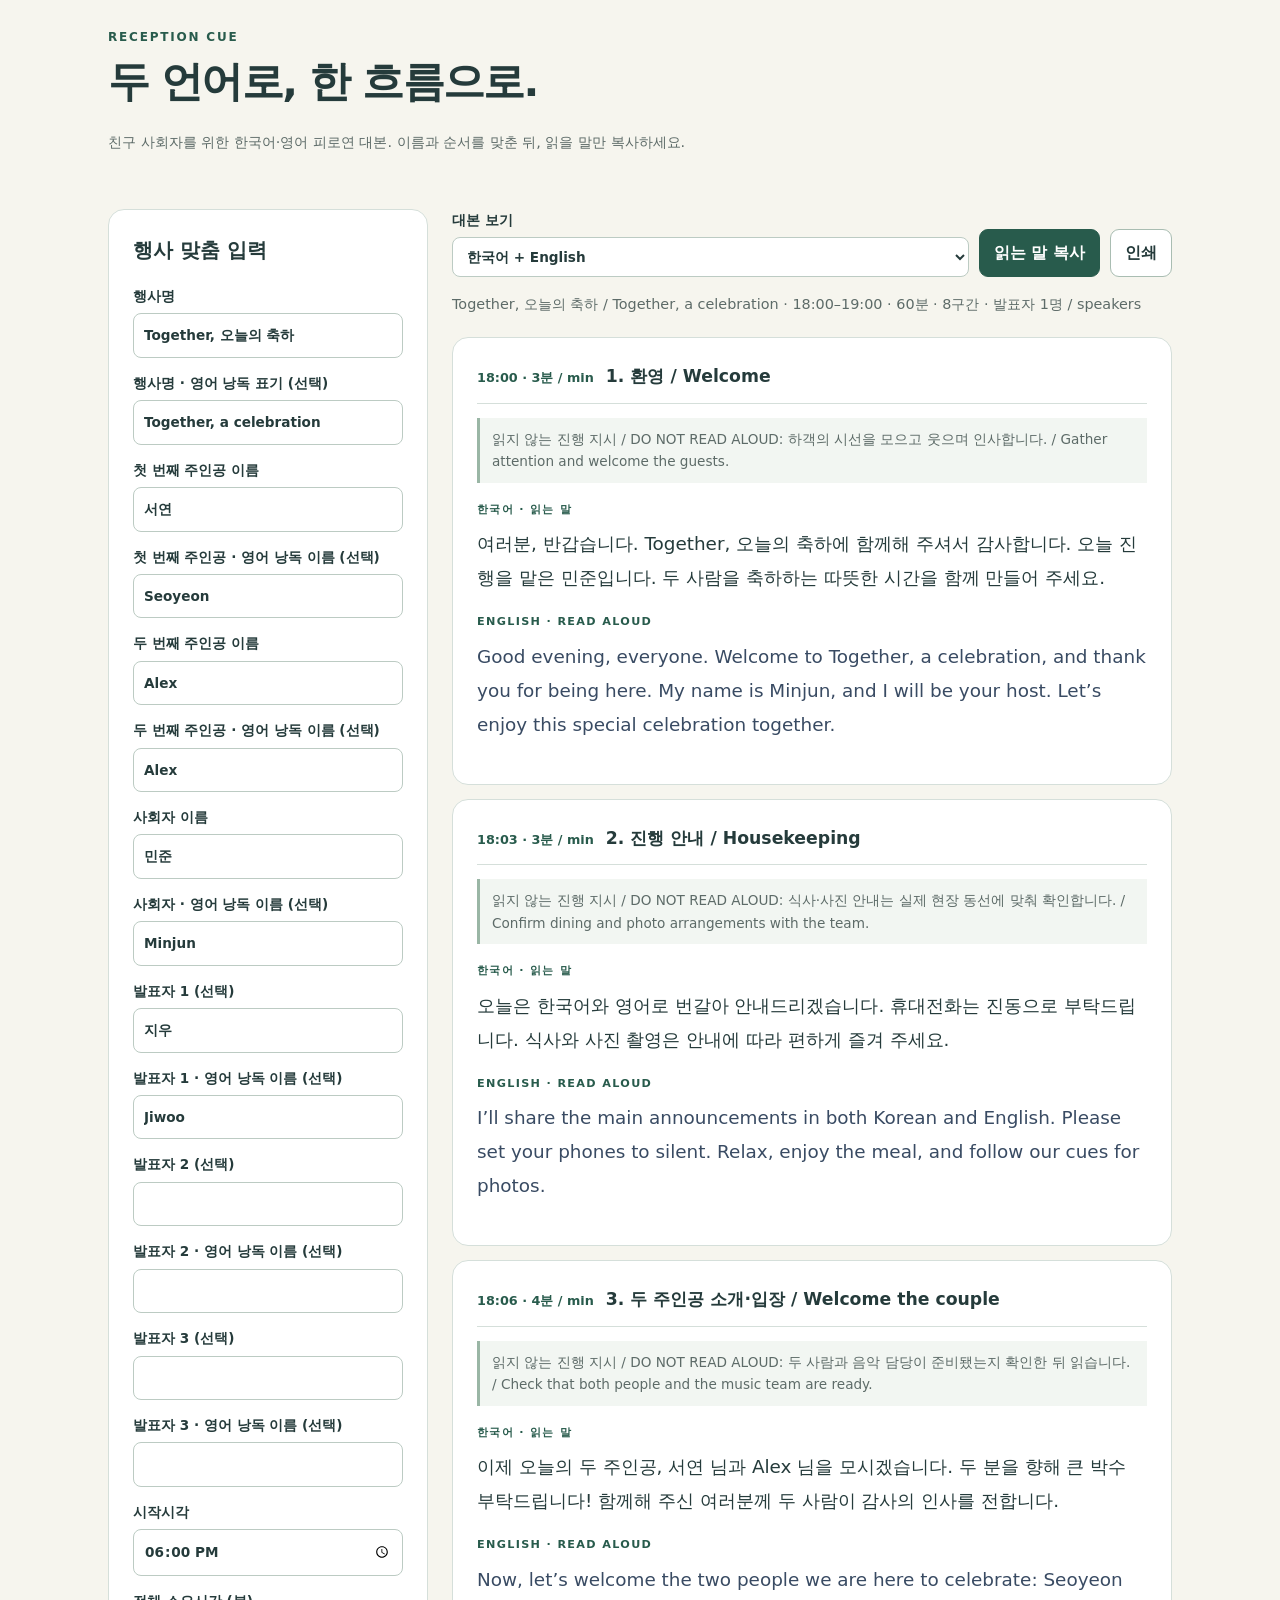
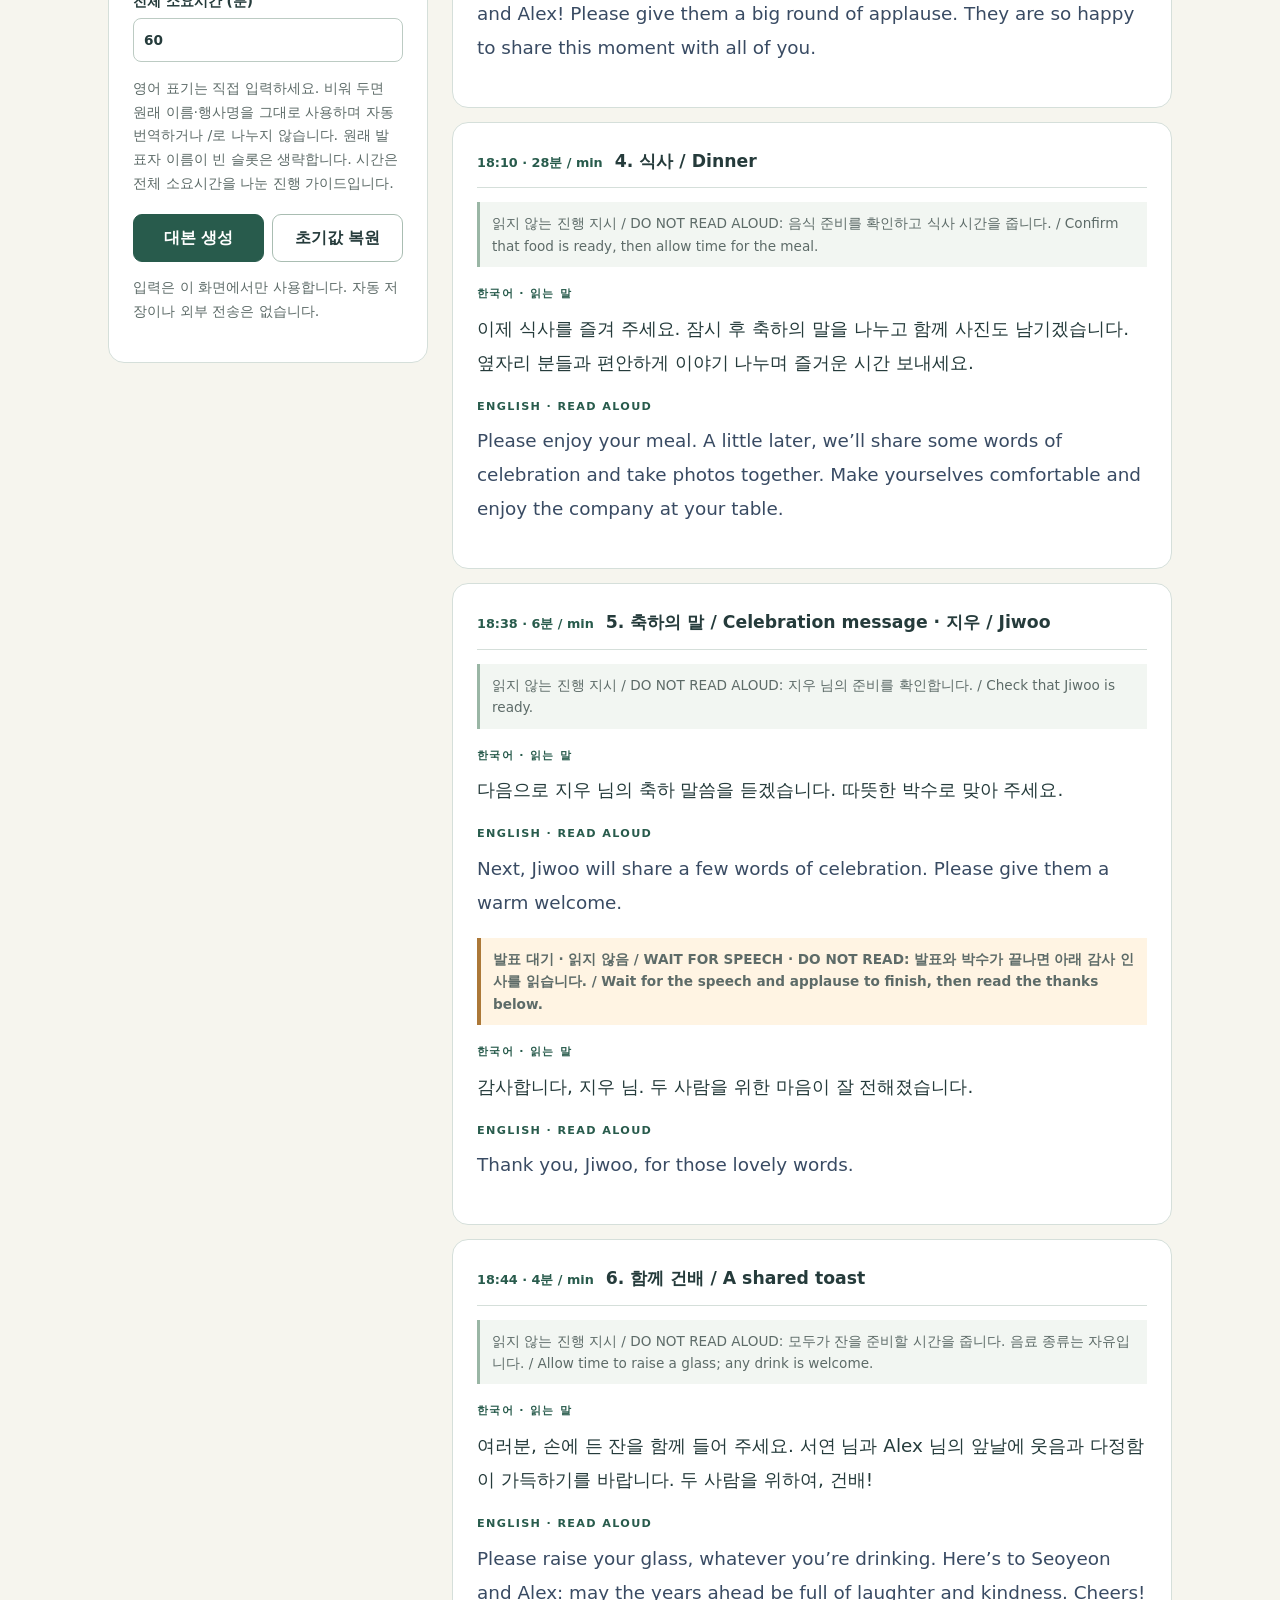
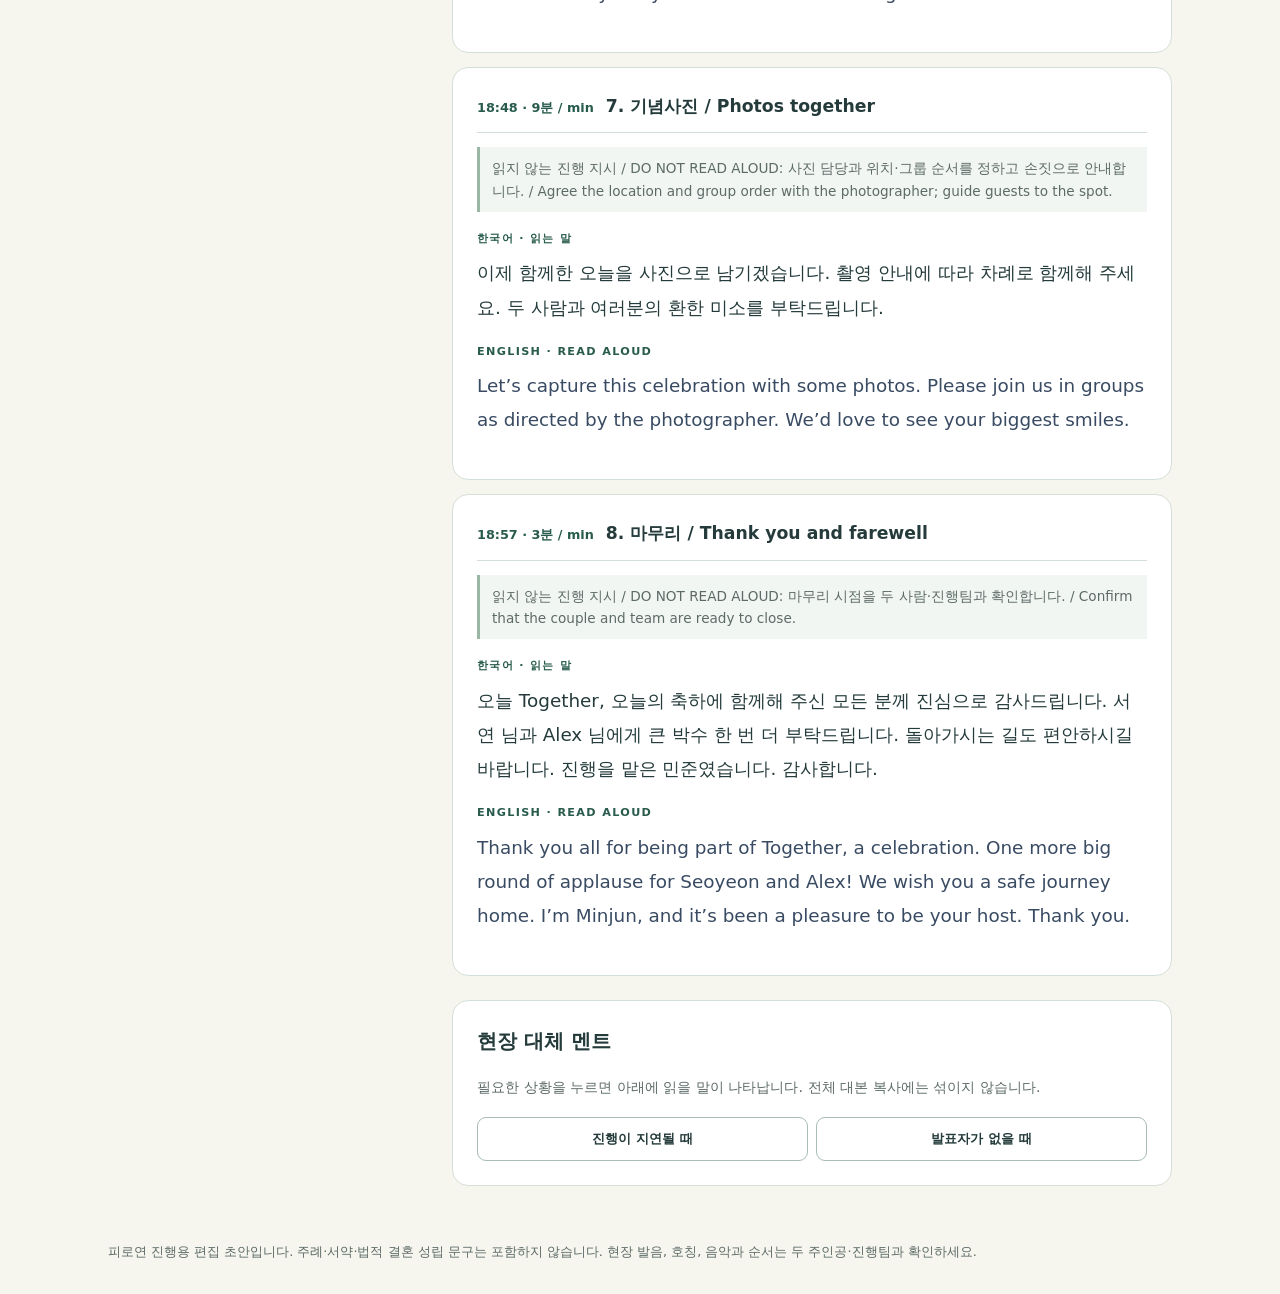
<file: reception-cue/index.html>
<!doctype html>
<html lang="ko">
<meta charset="utf-8"><meta name="viewport" content="width=device-width,initial-scale=1">
<title>Reception Cue · 한영 피로연 대본</title>
<style>
:root{color-scheme:light;--ink:#253b3b;--muted:#5d6b68;--line:#d5dfda;--green:#285b4c}*{box-sizing:border-box}body{margin:0;background:#f6f5ee;color:var(--ink);font-family:system-ui,"Malgun Gothic",sans-serif;line-height:1.65}header,main{max-width:1120px;margin:auto;padding:28px}header{padding-bottom:12px}h1{font-size:clamp(1.8rem,4vw,2.6rem);margin:0;letter-spacing:-.04em}h2{font-size:1.25rem;margin:0 0 18px}h3{margin:0;font-size:1.08rem}.eyebrow{font-size:.75rem;font-weight:800;letter-spacing:.15em;color:var(--green)}.intro,.hint{color:var(--muted);font-size:.9rem}.layout{display:grid;grid-template-columns:320px minmax(0,1fr);gap:24px;align-items:start}.panel,.cue{background:#fff;border:1px solid var(--line);border-radius:16px;padding:24px}.fields{display:grid;gap:14px}label{display:block;font-size:.85rem;font-weight:700}input,select,textarea,button{font:inherit}input,select,textarea{width:100%;margin-top:6px;border:1px solid #bccbc3;border-radius:8px;padding:10px;background:white;color:var(--ink)}input:focus,select:focus,textarea:focus,button:focus-visible{outline:3px solid #c8ddba;outline-offset:2px}button{border:1px solid #a9bdb2;border-radius:9px;padding:10px 14px;background:#fff;color:var(--ink);cursor:pointer;font-weight:700}button.primary{background:var(--green);color:#fff;border-color:var(--green)}.actions{display:flex;gap:8px;flex-wrap:wrap;margin-top:18px}.actions button{flex:1}.toolbar{display:flex;gap:10px;align-items:center;flex-wrap:wrap;margin-bottom:16px}.toolbar label{flex:1;min-width:140px}.toolbar button{align-self:end}.summary{font-size:.9rem;color:var(--muted);margin:12px 0 20px}.cue{margin-bottom:14px}.cue-head{display:flex;gap:12px;align-items:baseline;flex-wrap:wrap;border-bottom:1px solid var(--line);padding-bottom:12px;margin-bottom:14px}.time{font-size:.8rem;font-weight:800;color:var(--green);font-variant-numeric:tabular-nums}.direction{font-size:.85rem;color:var(--muted);background:#f2f6f2;border-left:3px solid #9ab6a5;padding:10px 12px;margin:0 0 18px}.spoken{font-size:1.15rem;line-height:1.85;overflow-wrap:anywhere;white-space:pre-wrap;margin:8px 0 18px}.lang{font-size:.7rem;font-weight:800;color:var(--green);letter-spacing:.12em}.spoken.en{color:#394b63}.alternates{margin-top:24px}.alternates button{font-size:.83rem}.alternate-script{border-left:4px solid #bf9159;padding-left:16px;margin-top:14px}.copy-area{margin-top:18px}.copy-area textarea{min-height:240px;font-size:1rem;line-height:1.7}.copy-area[hidden]{display:none}#status{font-size:.9rem;margin-top:12px;color:var(--green)}footer{max-width:1120px;margin:12px auto 32px;padding:0 28px;color:var(--muted);font-size:.8rem}.error{color:#9b3232}.print-title{display:none}@media(max-width:780px){header,main{padding:20px}.layout{grid-template-columns:1fr}.panel,.cue{padding:20px}.spoken{font-size:1.15rem}.toolbar{position:static}}@media print{@page{size:A4;margin:15mm}body{background:white;color:#000}header,.editor,.toolbar,.alternates,.copy-area,#status,footer{display:none!important}main{padding:0;max-width:none}.layout{display:block}.print-title{display:block;margin:0 0 20px}.cue{border:0;border-radius:0;padding:0 0 16px;break-inside:avoid}.spoken{font-size:12pt;line-height:1.7}.direction{font-size:9pt;background:none;color:#444;border-left:2px solid #aaa}.summary{font-size:10pt}}
.speech-wait{border-left:4px solid #ac7838;background:#fff4e3;font-weight:700}.speech-stage{break-inside:avoid}
</style>
<header><div class="eyebrow">RECEPTION CUE</div><h1>두 언어로, 한 흐름으로.</h1><p class="intro">친구 사회자를 위한 한국어·영어 피로연 대본. 이름과 순서를 맞춘 뒤, 읽을 말만 복사하세요.</p></header>
<main><div class="layout">
<section class="panel editor" aria-labelledby="edit-title"><h2 id="edit-title">행사 맞춤 입력</h2><form id="setup"><div class="fields">
<label>행사명<input name="event" maxlength="100" required value="Together, 오늘의 축하"></label>
<label>행사명 · 영어 낭독 표기 (선택)<input name="eventEn" maxlength="100" value="Together, a celebration"></label>
<label>첫 번째 주인공 이름<input name="personA" maxlength="60" required value="서연"></label>
<label>첫 번째 주인공 · 영어 낭독 이름 (선택)<input name="personAEn" maxlength="60" value="Seoyeon"></label>
<label>두 번째 주인공 이름<input name="personB" maxlength="60" required value="Alex"></label>
<label>두 번째 주인공 · 영어 낭독 이름 (선택)<input name="personBEn" maxlength="60" value="Alex"></label>
<label>사회자 이름<input name="mc" maxlength="60" required value="민준"></label>
<label>사회자 · 영어 낭독 이름 (선택)<input name="mcEn" maxlength="60" value="Minjun"></label>
<label>발표자 1 (선택)<input name="speaker1" maxlength="60" value="지우"></label>
<label>발표자 1 · 영어 낭독 이름 (선택)<input name="speaker1En" maxlength="60" value="Jiwoo"></label>
<label>발표자 2 (선택)<input name="speaker2" maxlength="60" value=""></label>
<label>발표자 2 · 영어 낭독 이름 (선택)<input name="speaker2En" maxlength="60" value=""></label>
<label>발표자 3 (선택)<input name="speaker3" maxlength="60" value=""></label>
<label>발표자 3 · 영어 낭독 이름 (선택)<input name="speaker3En" maxlength="60" value=""></label>
<label>시작시각<input name="start" type="time" required value="18:00"></label>
<label>전체 소요시간 (분)<input name="duration" type="number" min="20" max="240" step="1" required value="60"></label>
</div><p class="hint">영어 표기는 직접 입력하세요. 비워 두면 원래 이름·행사명을 그대로 사용하며 자동 번역하거나 /로 나누지 않습니다. 원래 발표자 이름이 빈 슬롯은 생략합니다. 시간은 전체 소요시간을 나눈 진행 가이드입니다.</p><div class="actions"><button class="primary" type="submit">대본 생성</button><button id="reset" type="button">초기값 복원</button></div></form><p class="hint">입력은 이 화면에서만 사용합니다. 자동 저장이나 외부 전송은 없습니다.</p></section>
<section aria-label="사회자 대본"><div class="toolbar"><label>대본 보기<select id="language"><option value="both">한국어 + English</option><option value="ko">한국어</option><option value="en">English</option></select></label><button id="copy" class="primary">읽는 말 복사</button><button id="print">인쇄</button></div><h2 id="print-title" class="print-title"></h2><p id="summary" class="summary"></p><div id="cues"></div>
<section class="panel alternates" aria-labelledby="alt-title"><h2 id="alt-title">현장 대체 멘트</h2><p class="hint">필요한 상황을 누르면 아래에 읽을 말이 나타납니다. 전체 대본 복사에는 섞이지 않습니다.</p><div class="actions"><button id="delay">진행이 지연될 때</button><button id="absence">발표자가 없을 때</button></div><div id="alternate" class="alternate-script" hidden></div><button id="copy-alt" hidden>대체 멘트만 복사</button></section>
<p id="status" role="status" aria-live="polite"></p><section id="copy-area" class="panel copy-area" hidden><label for="copy-text">복사할 대본 · [발표 대기] 표시는 읽지 마세요. 아래에서 직접 선택해 복사할 수 있습니다</label><textarea id="copy-text" readonly></textarea><button id="select-text">전체 선택</button></section>
</section></div></main><footer>피로연 진행용 편집 초안입니다. 주례·서약·법적 결혼 성립 문구는 포함하지 않습니다. 현장 발음, 호칭, 음악과 순서는 두 주인공·진행팀과 확인하세요.</footer>
<script>
'use strict';
const form=document.querySelector('#setup'), cuesEl=document.querySelector('#cues'), language=document.querySelector('#language'), statusEl=document.querySelector('#status');
let data,cues=[],altMode=null;
const clean=v=>String(v||'').trim();
function node(tag,text,cls){const e=document.createElement(tag);if(text!==undefined)e.textContent=text;if(cls)e.className=cls;return e;}
function readData(){const d=Object.fromEntries(new FormData(form));for(const k of Object.keys(d))d[k]=clean(d[k]);d.duration=Number(d.duration);d.speakers=[1,2,3].filter(i=>d['speaker'+i]).map(i=>({ko:d['speaker'+i],en:d['speaker'+i+'En']||d['speaker'+i]}));return d;}
function compose(d){const a=d.personA,b=d.personB,ae=d.personAEn||a,be=d.personBEn||b,me=d.mcEn||d.mc,ee=d.eventEn||d.event;const result=[
{title:'환영 / Welcome',weight:3,dir:'하객의 시선을 모으고 웃으며 인사합니다. / Gather attention and welcome the guests.',ko:`여러분, 반갑습니다. ${d.event}에 함께해 주셔서 감사합니다. 오늘 진행을 맡은 ${d.mc}입니다. 두 사람을 축하하는 따뜻한 시간을 함께 만들어 주세요.`,en:`Good evening, everyone. Welcome to ${ee}, and thank you for being here. My name is ${me}, and I will be your host. Let’s enjoy this special celebration together.`},
{title:'진행 안내 / Housekeeping',weight:2,dir:'식사·사진 안내는 실제 현장 동선에 맞춰 확인합니다. / Confirm dining and photo arrangements with the team.',ko:'오늘은 한국어와 영어로 번갈아 안내드리겠습니다. 휴대전화는 진동으로 부탁드립니다. 식사와 사진 촬영은 안내에 따라 편하게 즐겨 주세요.',en:'I’ll share the main announcements in both Korean and English. Please set your phones to silent. Relax, enjoy the meal, and follow our cues for photos.'},
{title:'두 주인공 소개·입장 / Welcome the couple',weight:4,dir:'두 사람과 음악 담당이 준비됐는지 확인한 뒤 읽습니다. / Check that both people and the music team are ready.',ko:`이제 오늘의 두 주인공, ${a} 님과 ${b} 님을 모시겠습니다. 두 분을 향해 큰 박수 부탁드립니다! 함께해 주신 여러분께 두 사람이 감사의 인사를 전합니다.`,en:`Now, let’s welcome the two people we are here to celebrate: ${ae} and ${be}! Please give them a big round of applause. They are so happy to share this moment with all of you.`},
{title:'식사 / Dinner',weight:25,dir:'음식 준비를 확인하고 식사 시간을 줍니다. / Confirm that food is ready, then allow time for the meal.',ko:'이제 식사를 즐겨 주세요. 잠시 후 축하의 말을 나누고 함께 사진도 남기겠습니다. 옆자리 분들과 편안하게 이야기 나누며 즐거운 시간 보내세요.',en:'Please enjoy your meal. A little later, we’ll share some words of celebration and take photos together. Make yourselves comfortable and enjoy the company at your table.'}
];
for(const s of d.speakers)result.push({title:'축하의 말 / Celebration message',speaker:s,weight:5,dir:`${s.ko} 님의 준비를 확인합니다. / Check that ${s.en} is ready.`,parts:[{stage:'intro',ko:`다음으로 ${s.ko} 님의 축하 말씀을 듣겠습니다. 따뜻한 박수로 맞아 주세요.`,en:`Next, ${s.en} will share a few words of celebration. Please give them a warm welcome.`},{stage:'wait'},{stage:'thanks',ko:`감사합니다, ${s.ko} 님. 두 사람을 위한 마음이 잘 전해졌습니다.`,en:`Thank you, ${s.en}, for those lovely words.`}]});
result.push(
{title:'함께 건배 / A shared toast',weight:3,dir:'모두가 잔을 준비할 시간을 줍니다. 음료 종류는 자유입니다. / Allow time to raise a glass; any drink is welcome.',ko:`여러분, 손에 든 잔을 함께 들어 주세요. ${a} 님과 ${b} 님의 앞날에 웃음과 다정함이 가득하기를 바랍니다. 두 사람을 위하여, 건배!`,en:`Please raise your glass, whatever you’re drinking. Here’s to ${ae} and ${be}: may the years ahead be full of laughter and kindness. Cheers!`},
{title:'기념사진 / Photos together',weight:8,dir:'사진 담당과 위치·그룹 순서를 정하고 손짓으로 안내합니다. / Agree the location and group order with the photographer; guide guests to the spot.',ko:'이제 함께한 오늘을 사진으로 남기겠습니다. 촬영 안내에 따라 차례로 함께해 주세요. 두 사람과 여러분의 환한 미소를 부탁드립니다.',en:'Let’s capture this celebration with some photos. Please join us in groups as directed by the photographer. We’d love to see your biggest smiles.'},
{title:'마무리 / Thank you and farewell',weight:3,dir:'마무리 시점을 두 사람·진행팀과 확인합니다. / Confirm that the couple and team are ready to close.',ko:`오늘 ${d.event}에 함께해 주신 모든 분께 진심으로 감사드립니다. ${a} 님과 ${b} 님에게 큰 박수 한 번 더 부탁드립니다. 돌아가시는 길도 편안하시길 바랍니다. 진행을 맡은 ${d.mc}였습니다. 감사합니다.`,en:`Thank you all for being part of ${ee}. One more big round of applause for ${ae} and ${be}! We wish you a safe journey home. I’m ${me}, and it’s been a pleasure to be your host. Thank you.`});return result;}
function clock(minutes){minutes=((minutes%1440)+1440)%1440;return String(Math.floor(minutes/60)).padStart(2,'0')+':'+String(minutes%60).padStart(2,'0');}
function langs(){return language.value==='both'?['ko','en']:[language.value];}
function waitLabel(){return language.value==='ko'?'발표 대기 · 읽지 않음: 발표가 끝나고 박수가 잦아들면 아래 감사 인사를 읽습니다.':language.value==='en'?'WAIT FOR SPEECH · DO NOT READ: wait for the speech and applause to finish, then read the thanks below.':'발표 대기 · 읽지 않음 / WAIT FOR SPEECH · DO NOT READ: 발표와 박수가 끝나면 아래 감사 인사를 읽습니다. / Wait for the speech and applause to finish, then read the thanks below.';}
function spokenBlock(parent,c){for(const part of c.parts||[c]){if(part.stage==='wait'){const pause=node('p',waitLabel(),'direction speech-wait');pause.dataset.stage='wait';parent.append(pause);continue;}const section=node('div',undefined,'speech-stage');if(part.stage)section.dataset.stage=part.stage;for(const lang of langs()){section.append(node('div',lang==='ko'?'한국어 · 읽는 말':'ENGLISH · READ ALOUD','lang'));section.append(node('p',part[lang],'spoken '+lang));}parent.append(section);}}
function eventLabel(){return language.value==='en'?(data.eventEn||data.event):language.value==='both'&&data.eventEn&&data.eventEn!==data.event?data.event+' / '+data.eventEn:data.event;}
function render(){cuesEl.replaceChildren();const [h,m]=data.start.split(':').map(Number);let elapsed=0;const total=cues.reduce((sum,c)=>sum+c.weight,0);cues.forEach((c,i)=>{const next=i===cues.length-1?data.duration:Math.round(data.duration*cues.slice(0,i+1).reduce((sum,x)=>sum+x.weight,0)/total);const card=node('article',undefined,'cue');card.dataset.cue=String(i);const head=node('div',undefined,'cue-head');head.append(node('span',`${clock(h*60+m+elapsed)} · ${next-elapsed}분 / min`,'time'),node('h3',`${i+1}. ${c.title}${c.speaker?' · '+(language.value==='en'?c.speaker.en:language.value==='ko'?c.speaker.ko:c.speaker.ko+' / '+c.speaker.en):''}`));card.append(head,node('p','읽지 않는 진행 지시 / DO NOT READ ALOUD: '+c.dir,'direction'));spokenBlock(card,c);cuesEl.append(card);elapsed=next;});document.querySelector('#summary').textContent=`${eventLabel()} · ${data.start}–${clock(h*60+m+data.duration)} · ${data.duration}분 · ${cues.length}구간 · 발표자 ${data.speakers.length}명 / speakers`;document.querySelector('#print-title').textContent=eventLabel()+' · Reception cues';if(altMode)showAlt(altMode);document.querySelector('#copy-area').hidden=true;statusEl.textContent='';}
function alternate(mode){return mode==='delay'?{ko:'잠시 준비를 마무리하고 있습니다. 조금만 기다려 주세요. 편안하게 이야기 나누며 함께해 주셔서 감사합니다.',en:'We’re just finishing a few preparations. Thank you for your patience. Please make yourselves comfortable and enjoy the company around you.'}:{ko:'다음 축하 말씀은 순서를 잠시 조정하겠습니다. 보내주신 마음에 감사드리며, 이어서 다음 순서를 진행하겠습니다.',en:'We’re making a small change to the speaking order. Thank you for your understanding. We’ll move on to the next part of our celebration.'};}
function showAlt(mode){altMode=mode;const area=document.querySelector('#alternate');area.replaceChildren();spokenBlock(area,alternate(mode));area.hidden=false;document.querySelector('#copy-alt').hidden=false;}
function spokenText(items){return items.map(c=>(c.parts||[c]).map(part=>part.stage==='wait'?'['+(language.value==='ko'?'발표 대기 · 읽지 않음':language.value==='en'?'WAIT FOR SPEECH · DO NOT READ':'발표 대기 · 읽지 않음 / WAIT FOR SPEECH · DO NOT READ')+']':langs().map(l=>part[l]).join('\n\n')).join('\n\n')).join('\n\n────────\n\n');}
async function copyText(text){const area=document.querySelector('#copy-area'),box=document.querySelector('#copy-text');box.value=text;area.hidden=false;statusEl.textContent='낭독 대본을 준비했습니다. [발표 대기] 표시는 읽지 마세요. 아래에서 직접 선택해 복사할 수 있습니다.';try{if(!navigator.clipboard||!navigator.clipboard.writeText)throw Error('unavailable');await navigator.clipboard.writeText(text);statusEl.textContent='낭독 대본이 복사됐습니다. [발표 대기] 표시는 읽지 마세요. 아래 텍스트에서도 직접 복사할 수 있습니다.';}catch{box.focus();box.select();statusEl.textContent='자동 복사를 사용할 수 없습니다. 선택된 텍스트를 직접 복사하세요 (Ctrl+C / ⌘C).';}}
function generate(){data=readData();cues=compose(data);altMode=null;document.querySelector('#alternate').hidden=true;document.querySelector('#copy-alt').hidden=true;render();}
form.addEventListener('submit',e=>{e.preventDefault();generate();statusEl.textContent='입력한 내용으로 대본을 생성했습니다.';});language.addEventListener('change',render);document.querySelector('#copy').addEventListener('click',()=>copyText(spokenText(cues)));document.querySelector('#copy-alt').addEventListener('click',()=>copyText(spokenText([alternate(altMode)])));document.querySelector('#delay').addEventListener('click',()=>showAlt('delay'));document.querySelector('#absence').addEventListener('click',()=>showAlt('absence'));document.querySelector('#select-text').addEventListener('click',()=>{const box=document.querySelector('#copy-text');box.focus();box.select();});document.querySelector('#reset').addEventListener('click',()=>{HTMLFormElement.prototype.reset.call(form);language.value='both';generate();statusEl.textContent='초기값으로 복원했습니다.';});document.querySelector('#print').addEventListener('click',()=>window.print());generate();
</script>
</html>
</file>
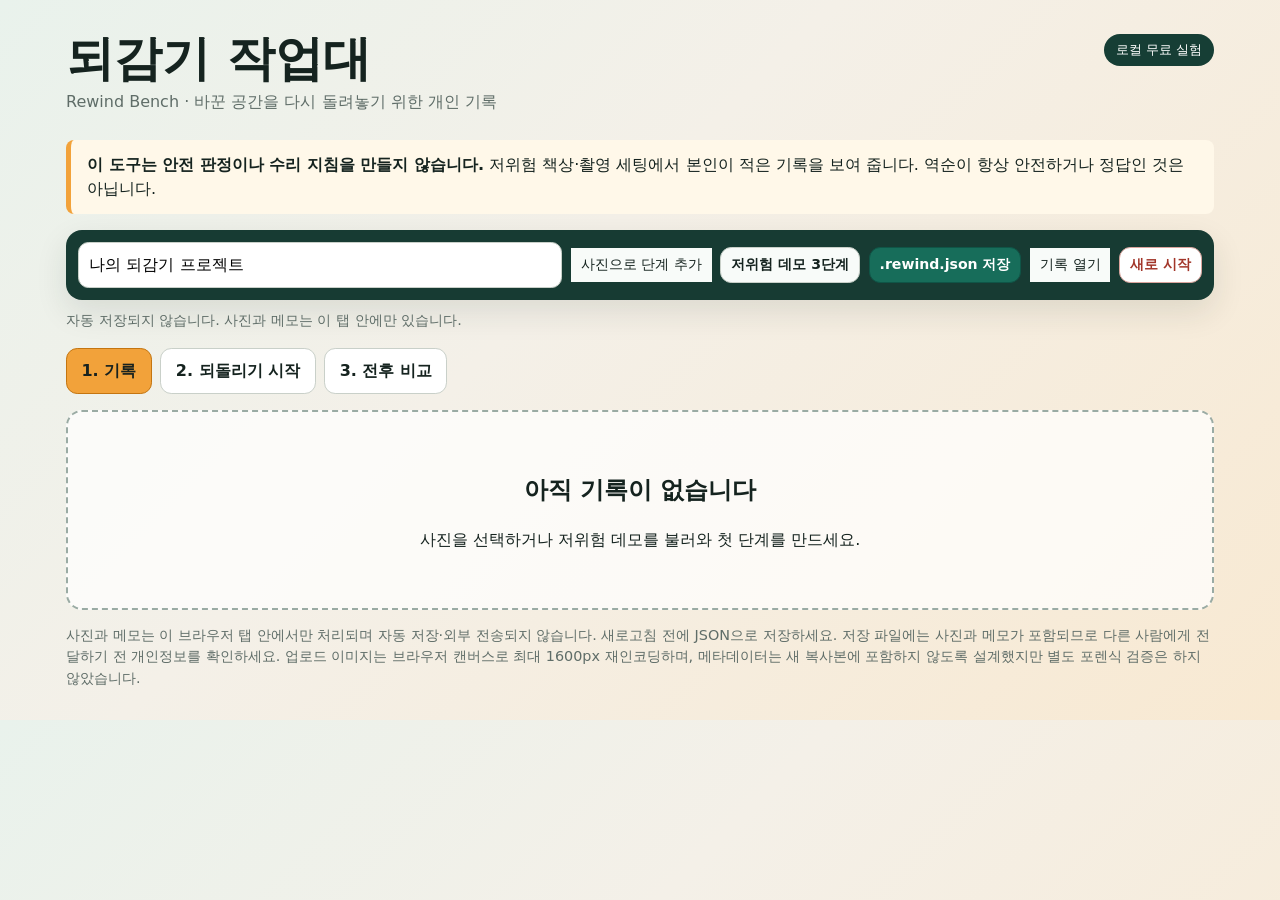
<file: rewind-bench-preview/index.html>
<!doctype html>
<html lang="ko">
<head>
  <meta charset="utf-8">
  <meta name="viewport" content="width=device-width,initial-scale=1">
  <title>되감기 작업대 · Rewind Bench</title>
  <style>
    :root{--ink:#15231f;--muted:#5f6d68;--paper:#f4f0e8;--card:#fffdf8;--line:#c9d0c9;--accent:#176d5a;--accent2:#f2a23a;--danger:#a2362a;--shadow:0 12px 32px #1b30251c}*{box-sizing:border-box}body{margin:0;color:var(--ink);background:linear-gradient(135deg,#e9f2ec,var(--paper) 42%,#f8e9d2);font:16px/1.5 system-ui,-apple-system,"Segoe UI",sans-serif}button,input,textarea{font:inherit}button{border:1px solid #0f5547;background:var(--accent);color:white;border-radius:.7rem;padding:.65rem .9rem;cursor:pointer;font-weight:700}button:hover{filter:brightness(1.05)}button:focus-visible,input:focus-visible,textarea:focus-visible{outline:3px solid #f8bf65;outline-offset:2px}.secondary{background:#fff;color:var(--ink);border-color:var(--line)}.danger{color:var(--danger);border-color:#dba49d;background:#fff}.small{padding:.38rem .62rem;font-size:.88rem}button:disabled{opacity:.45;cursor:not-allowed}.shell{max-width:1180px;margin:auto;padding:1rem}.hero{display:flex;gap:1rem;align-items:flex-start;justify-content:space-between;padding:1.1rem 0}.hero h1{margin:0;font-size:clamp(1.75rem,5vw,3rem);line-height:1}.hero p{margin:.55rem 0 0;color:var(--muted)}.badge{white-space:nowrap;background:#163e35;color:#fff;padding:.4rem .75rem;border-radius:99px;font-size:.8rem}.notice{border-left:5px solid var(--accent2);background:#fff8e9;padding:.8rem 1rem;border-radius:.5rem;margin:.5rem 0 1rem}.toolbar,.modebar,.row{display:flex;gap:.55rem;align-items:center;flex-wrap:wrap}.toolbar{background:#173b33;padding:.75rem;border-radius:1rem;box-shadow:var(--shadow)}.toolbar .secondary{background:#f8fbf9}.toolbar input[type=file]{display:none}.modebar{margin:1rem 0}.modebar button[aria-pressed=true]{background:var(--accent2);color:#18221f;border-color:#c47510}.grow{flex:1}.name{min-width:180px;border:1px solid var(--line);border-radius:.65rem;padding:.65rem;background:white}.status{color:var(--muted);font-size:.9rem;margin:.6rem 0;min-height:1.4em}.empty{background:#ffffffb8;border:2px dashed #9aaba4;padding:2.5rem 1rem;text-align:center;border-radius:1rem}.steps{display:grid;gap:1rem}.step{background:var(--card);border:1px solid var(--line);border-radius:1rem;padding:1rem;box-shadow:var(--shadow)}.step-head{display:flex;gap:.6rem;align-items:center;margin-bottom:.75rem}.step-head h2{font-size:1.05rem;margin:0;flex:1}.editor-grid{display:grid;grid-template-columns:minmax(260px,1.05fr) minmax(260px,.95fr);gap:1rem}.photo-wrap{background:#1d2925;border-radius:.8rem;overflow:hidden;min-height:180px;display:flex;align-items:center;justify-content:center}.image-stage{position:relative;display:inline-block;line-height:0;max-width:100%}.photo-wrap img{display:block;max-width:100%;max-height:520px;user-select:none}.pin{position:absolute;transform:translate(-50%,-100%);width:2rem;height:2rem;padding:0;border:2px solid white;border-radius:50% 50% 50% 0;background:var(--accent2);color:#17251f;box-shadow:0 2px 7px #0007;rotate:-45deg}.pin span{display:block;rotate:45deg;font-size:.75rem}.fields{display:grid;gap:.7rem}.fields label{font-weight:700;font-size:.9rem}.fields input,.fields textarea{display:block;width:100%;margin-top:.25rem;border:1px solid var(--line);border-radius:.6rem;padding:.6rem;background:white}.fields textarea{min-height:78px;resize:vertical}.hint{font-size:.82rem;color:var(--muted);margin:.35rem 0}.pin-list{display:grid;gap:.35rem}.pin-item{display:flex;gap:.45rem;align-items:center;background:#f1f5f2;border-radius:.55rem;padding:.4rem}.pin-item span{flex:1;overflow-wrap:anywhere}.reverse-card{display:grid;grid-template-columns:minmax(240px,1fr) minmax(240px,1fr);gap:1rem;align-items:start}.reverse-card.done{opacity:.62}.reverse-copy h2{margin-top:0}.checkline{display:flex;gap:.6rem;align-items:flex-start;background:#edf7f3;padding:.8rem;border-radius:.7rem}.checkline input{width:1.25rem;height:1.25rem}.compare{background:var(--card);border:1px solid var(--line);border-radius:1rem;padding:1rem;margin-top:1rem}.compare-grid{display:grid;grid-template-columns:1fr 1fr;gap:1rem}.compare figure{margin:0}.compare img{display:block;width:100%;max-height:440px;object-fit:contain;background:#1d2925;border-radius:.7rem}.compare figcaption{font-weight:700;margin-bottom:.35rem}.slider-wrap{position:relative;overflow:hidden;background:#1d2925;border-radius:.7rem;aspect-ratio:16/10}.slider-wrap img{position:absolute;inset:0;width:100%;height:100%;object-fit:contain}.slider-top{clip-path:inset(0 50% 0 0)}.range{width:100%}.privacy{font-size:.9rem;color:var(--muted)}dialog{max-width:440px;border:0;border-radius:1rem;box-shadow:0 18px 70px #0006;padding:1.2rem}dialog::backdrop{background:#10251dbb}dialog h2{margin-top:0}.toast{position:fixed;left:50%;bottom:1rem;transform:translateX(-50%);background:#142d26;color:#fff;padding:.7rem 1rem;border-radius:.7rem;display:none;z-index:10}.toast.show{display:flex;gap:1rem;align-items:center}.sr-only{position:absolute!important;width:1px;height:1px;overflow:hidden;clip:rect(1px,1px,1px,1px)}@media(max-width:680px){.shell{padding:.7rem}.hero{display:block}.badge{display:inline-block;margin-top:.6rem}.toolbar>*{flex:1 1 145px}.editor-grid,.reverse-card,.compare-grid{grid-template-columns:1fr}.step{padding:.75rem}.photo-wrap{min-height:140px}.step-head{align-items:flex-start}.name{width:100%}}@media(max-width:390px){.shell{padding:.5rem}.toolbar button,.toolbar label,.modebar button{width:100%}.row button{flex:1}.step-head{flex-wrap:wrap}.step-head h2{flex-basis:100%}}
  </style>
</head>
<body>
<main class="shell">
  <header class="hero"><div><h1>되감기 작업대</h1><p>Rewind Bench · 바꾼 공간을 다시 돌려놓기 위한 개인 기록</p></div><span class="badge">로컬 무료 실험</span></header>
  <div class="notice" role="note"><strong>이 도구는 안전 판정이나 수리 지침을 만들지 않습니다.</strong> 저위험 책상·촬영 세팅에서 본인이 적은 기록을 보여 줍니다. 역순이 항상 안전하거나 정답인 것은 아닙니다.</div>
  <section class="toolbar" aria-label="프로젝트 도구">
    <input id="projectName" class="name grow" maxlength="80" value="나의 되감기 프로젝트" aria-label="프로젝트 이름">
    <label class="secondary small" role="button" tabindex="0">사진으로 단계 추가<input id="photoInput" type="file" accept="image/jpeg,image/png,image/webp" multiple></label>
    <button id="demoBtn" class="secondary small">저위험 데모 3단계</button>
    <button id="exportBtn" class="small">.rewind.json 저장</button>
    <label class="secondary small" role="button" tabindex="0">기록 열기<input id="importInput" type="file" accept="application/json,.json,.rewind.json"></label>
    <button id="resetBtn" class="danger small">새로 시작</button>
  </section>
  <p class="status" id="status" role="status" aria-live="polite"></p>
  <nav class="modebar" aria-label="작업 모드"><button id="recordMode" aria-pressed="true">1. 기록</button><button id="rewindMode" class="secondary" aria-pressed="false">2. 되돌리기 시작</button><button id="compareMode" class="secondary" aria-pressed="false">3. 전후 비교</button></nav>
  <section id="recordView"></section><section id="rewindView" hidden></section><section id="compareView" hidden></section>
  <p class="privacy">사진과 메모는 이 브라우저 탭 안에서만 처리되며 자동 저장·외부 전송되지 않습니다. 새로고침 전에 JSON으로 저장하세요. 저장 파일에는 사진과 메모가 포함되므로 다른 사람에게 전달하기 전 개인정보를 확인하세요. 업로드 이미지는 브라우저 캔버스로 최대 1600px 재인코딩하며, 메타데이터는 새 복사본에 포함하지 않도록 설계했지만 별도 포렌식 검증은 하지 않았습니다.</p>
</main>
<dialog id="confirmDialog"><h2 id="confirmTitle">확인</h2><p id="confirmText"></p><div class="row"><button id="confirmYes" class="danger">계속</button><button id="confirmNo" class="secondary">취소</button></div></dialog>
<div id="toast" class="toast" role="status"><span id="toastText"></span><button id="undoBtn" class="small">삭제 취소</button></div>
<script>
(() => {
  'use strict';
  const MAX_STEPS=12, MAX_SIDE=1600, MAX_TOTAL=20*1024*1024, MAX_SOURCE=15*1024*1024;
  const MAX_TEXT={projectName:80,title:100,change:1200,undo:1200,pin:300};
  const $=s=>document.querySelector(s);
  const els={name:$('#projectName'),photo:$('#photoInput'),importer:$('#importInput'),record:$('#recordView'),rewind:$('#rewindView'),compare:$('#compareView'),status:$('#status'),toast:$('#toast'),toastText:$('#toastText')};
  let project=freshProject(), mode='record', dirty=false, deleted=null, toastTimer=0, confirmResolve=null, afterPhotoRequest=null;
  function freshProject(){return {version:1,projectName:'나의 되감기 프로젝트',steps:[],afterImage:null,updatedAt:new Date().toISOString()}}
  function uid(){return crypto.getRandomValues(new Uint32Array(2)).join('-')}
  function setStatus(msg,isError=false){els.status.textContent=msg;els.status.style.color=isError?'#a2362a':''}
  function markDirty(msg='변경됨 · 저장 파일을 다시 내려받으세요'){dirty=true;project.updatedAt=new Date().toISOString();setStatus(msg)}
  function byteSize(s){return new Blob([s]).size}
  function imageBytes(){return project.steps.reduce((n,s)=>n+byteSize(s.image),0)+(project.afterImage?byteSize(project.afterImage):0)}
  function esc(s){return String(s).replace(/[&<>'"]/g,c=>({'&':'&amp;','<':'&lt;','>':'&gt;',"'":'&#39;','"':'&quot;'}[c]))}
  function ask(title,text){$('#confirmTitle').textContent=title;$('#confirmText').textContent=text;$('#confirmDialog').showModal();return new Promise(r=>confirmResolve=r)}
  $('#confirmYes').onclick=()=>{const r=confirmResolve;confirmResolve=null;$('#confirmDialog').close();r?.(true)};
  $('#confirmNo').onclick=()=>{const r=confirmResolve;confirmResolve=null;$('#confirmDialog').close();r?.(false)};
  $('#confirmDialog').addEventListener('cancel',e=>{e.preventDefault();$('#confirmNo').click()});
  function switchMode(next){mode=next;for(const key of ['record','rewind','compare']){const active=key===mode;$('#'+key+'Mode').setAttribute('aria-pressed',active);$('#'+key+'Mode').classList.toggle('secondary',!active);$('#'+key+'View').hidden=!active}render()}
  $('#recordMode').onclick=()=>switchMode('record');$('#rewindMode').onclick=()=>switchMode('rewind');$('#compareMode').onclick=()=>switchMode('compare');
  els.name.addEventListener('input',()=>{project.projectName=els.name.value.slice(0,MAX_TEXT.projectName);markDirty()});
  function empty(text){return `<div class="empty"><h2>아직 기록이 없습니다</h2><p>${esc(text)}</p></div>`}
  function render(){els.name.value=project.projectName;if(mode==='record')renderRecord();if(mode==='rewind')renderRewind();if(mode==='compare')renderCompare()}
  function renderRecord(){
    if(!project.steps.length){els.record.innerHTML=empty('사진을 선택하거나 저위험 데모를 불러와 첫 단계를 만드세요.');return}
    els.record.innerHTML=`<div class="steps">${project.steps.map((s,i)=>`<article class="step" data-id="${esc(s.id)}"><div class="step-head"><h2>단계 ${i+1}</h2><button class="secondary small" data-act="up" ${i===0?'disabled':''} aria-label="위로 이동">↑</button><button class="secondary small" data-act="down" ${i===project.steps.length-1?'disabled':''} aria-label="아래로 이동">↓</button><button class="danger small" data-act="delete">삭제</button></div><div class="editor-grid"><div><div class="photo-wrap"><div class="image-stage" data-act="addpin" tabindex="0" aria-label="사진. 클릭해서 메모 핀 추가"><img src="${s.image}" alt="${esc(s.title||`단계 ${i+1} 사진`)}">${s.pins.map((p,j)=>`<button class="pin" style="left:${p.x*100}%;top:${p.y*100}%" title="${esc(p.text)}" aria-label="핀 ${j+1}: ${esc(p.text)}"><span>${j+1}</span></button>`).join('')}</div></div><p class="hint">핀 메모를 입력한 뒤 사진 위치를 클릭하세요.</p><input data-field="pinDraft" maxlength="${MAX_TEXT.pin}" placeholder="예: 이 포트는 모니터 전원" value="${esc(s.pinDraft||'')}" aria-label="새 핀 메모"><div class="pin-list">${s.pins.map((p,j)=>`<div class="pin-item"><strong>${j+1}</strong><span>${esc(p.text)}</span><button class="danger small" data-act="delpin" data-pin="${j}" aria-label="핀 ${j+1} 삭제">×</button></div>`).join('')}</div></div><div class="fields"><label>단계 이름<input data-field="title" maxlength="${MAX_TEXT.title}" value="${esc(s.title)}"></label><label>무엇을 바꿨나요?<textarea data-field="change" maxlength="${MAX_TEXT.change}">${esc(s.change)}</textarea></label><label>되돌릴 때 할 일 (직접 작성)<textarea data-field="undo" maxlength="${MAX_TEXT.undo}">${esc(s.undo)}</textarea></label></div></div></article>`).join('')}</div>`;
    bindRecord();
  }
  function bindRecord(){els.record.querySelectorAll('.step').forEach(card=>{const id=card.dataset.id;const step=project.steps.find(s=>s.id===id);card.querySelectorAll('[data-field]').forEach(el=>el.oninput=()=>{step[el.dataset.field]=el.value.slice(0,MAX_TEXT[el.dataset.field]||MAX_TEXT.pin);markDirty()});card.querySelectorAll('[data-act]').forEach(el=>el.onclick=async e=>{const act=el.dataset.act,idx=project.steps.indexOf(step);if(act==='up'&&idx>0){[project.steps[idx-1],project.steps[idx]]=[step,project.steps[idx-1]];markDirty('순서를 바꿨습니다');render()}if(act==='down'&&idx<project.steps.length-1){[project.steps[idx+1],project.steps[idx]]=[step,project.steps[idx+1]];markDirty('순서를 바꿨습니다');render()}if(act==='delete'){if(!await ask('단계를 삭제할까요?',`“${step.title||'이름 없는 단계'}”을 삭제합니다. 바로 아래의 삭제 취소로 복원할 수 있습니다.`))return;deleted={step,index:idx};project.steps.splice(idx,1);markDirty('단계를 삭제했습니다');showUndo();render()}if(act==='delpin'){step.pins.splice(Number(el.dataset.pin),1);markDirty('핀을 삭제했습니다');render()}if(act==='addpin'&&e.target.closest('.pin')===null){if(!step.pinDraft.trim()){setStatus('먼저 핀 메모를 입력하세요.',true);return}const rect=el.getBoundingClientRect(),x=(e.clientX-rect.left)/rect.width,y=(e.clientY-rect.top)/rect.height;if(x<0||x>1||y<0||y>1)return;step.pins.push({x:+x.toFixed(5),y:+y.toFixed(5),text:step.pinDraft.trim().slice(0,MAX_TEXT.pin)});step.pinDraft='';markDirty('정규화 좌표로 핀을 추가했습니다');render()}})})}
  function showUndo(){clearTimeout(toastTimer);els.toastText.textContent='단계가 삭제되었습니다.';els.toast.classList.add('show');toastTimer=setTimeout(()=>{els.toast.classList.remove('show');deleted=null},8000)}
  $('#undoBtn').onclick=()=>{if(!deleted)return;project.steps.splice(deleted.index,0,deleted.step);deleted=null;els.toast.classList.remove('show');markDirty('삭제를 취소했습니다');render()};
  function renderRewind(){if(!project.steps.length){els.rewind.innerHTML=empty('기록 모드에서 단계를 만든 뒤 되돌리기를 시작하세요.');return}const reversed=[...project.steps].reverse();els.rewind.innerHTML=`<div class="notice"><strong>표시 순서:</strong> 현재 기록의 역순입니다. 실제 작업 전에 본인이 순서와 위험을 다시 확인하세요. 체크는 성공·안전 완료 판정이 아닙니다.</div><div class="steps">${reversed.map((s,i)=>`<article class="step reverse-card ${s.checked?'done':''}" data-id="${esc(s.id)}"><div class="photo-wrap"><div class="image-stage"><img src="${s.image}" alt="${esc(s.title)}">${s.pins.map((p,j)=>`<button class="pin" style="left:${p.x*100}%;top:${p.y*100}%" title="${esc(p.text)}"><span>${j+1}</span></button>`).join('')}</div></div><div class="reverse-copy"><p class="hint">되감기 ${i+1}/${reversed.length} · 원래 단계 ${project.steps.indexOf(s)+1}</p><h2>${esc(s.title||'이름 없는 단계')}</h2><p><strong>내가 적은 원복 메모</strong><br>${esc(s.undo||'원복 메모 없음').replace(/\n/g,'<br>')}</p>${s.pins.length?`<ol>${s.pins.map(p=>`<li>${esc(p.text)}</li>`).join('')}</ol>`:''}<label class="checkline"><input type="checkbox" data-check ${s.checked?'checked':''}><span>이 기록을 확인했습니다.<br><small>작업 성공이나 안전 완료 판정이 아닙니다.</small></span></label></div></article>`).join('')}</div>`;els.rewind.querySelectorAll('[data-check]').forEach(cb=>cb.onchange=()=>{const id=cb.closest('.step').dataset.id;project.steps.find(s=>s.id===id).checked=cb.checked;markDirty('확인 표시를 변경했습니다');renderRewind()})}
  function renderCompare(){if(!project.steps.length){els.compare.innerHTML=empty('시작 사진이 될 기록 단계가 없습니다.');return}const before=project.steps[0].image;els.compare.innerHTML=`<article class="compare"><h2>시작 사진과 복원 후 사진 비교</h2><p class="hint">눈으로 참고하는 비교일 뿐, 픽셀 차이로 성공·실패를 판정하지 않습니다.</p><div><button id="afterPickBtn" class="secondary">복원 후 사진 선택</button><input id="afterInput" class="sr-only" type="file" accept="image/jpeg,image/png,image/webp"></div>${project.afterImage?`<div class="compare-grid"><figure><figcaption>시작 (현재 첫 단계)</figcaption><img src="${before}" alt="시작 사진"></figure><figure><figcaption>복원 후</figcaption><img src="${project.afterImage}" alt="복원 후 사진"></figure></div><h3>슬라이더 비교</h3><div class="slider-wrap"><img src="${project.afterImage}" alt="복원 후 사진"><img id="sliderTop" class="slider-top" src="${before}" alt="시작 사진 겹침"></div><label>시작 사진 표시 범위 <input id="compareRange" class="range" type="range" min="0" max="100" value="50"></label>`:'<p>복원 후 사진을 선택하면 나란히 보기와 슬라이더 비교가 나타납니다.</p>'}</article>`;$('#afterInput').onchange=async e=>{const f=e.target.files[0],targetProject=project;if(!f)return;const request={};afterPhotoRequest=request;try{const data=await compressImage(f);if(project!==targetProject||afterPhotoRequest!==request)return;if(imageBytes()-(project.afterImage?byteSize(project.afterImage):0)+byteSize(data)>MAX_TOTAL)throw new Error('압축 사진 합계가 20MiB를 넘습니다.');project.afterImage=data;markDirty('복원 후 사진을 추가했습니다');renderCompare()}catch(err){if(project!==targetProject||afterPhotoRequest!==request)return;setStatus(err.message,true)}finally{e.target.value=''}};$('#afterPickBtn').onclick=()=>$('#afterInput').click();const range=$('#compareRange');if(range)range.oninput=()=>{$('#sliderTop').style.clipPath=`inset(0 ${100-range.value}% 0 0)`}}
  async function compressImage(file){if(!['image/jpeg','image/png','image/webp'].includes(file.type))throw new Error('JPEG, PNG, WebP 파일만 사용할 수 있습니다. GIF와 SVG는 지원하지 않습니다.');if(file.size>MAX_SOURCE)throw new Error('원본 사진 한 장은 15MiB 이하여야 합니다.');const bitmap=await createImageBitmap(file);try{const scale=Math.min(1,MAX_SIDE/Math.max(bitmap.width,bitmap.height)),canvas=document.createElement('canvas');canvas.width=Math.max(1,Math.round(bitmap.width*scale));canvas.height=Math.max(1,Math.round(bitmap.height*scale));canvas.getContext('2d').drawImage(bitmap,0,0,canvas.width,canvas.height);return canvas.toDataURL('image/jpeg',.82)}finally{bitmap.close()}}
  els.photo.onchange=async e=>{const files=[...e.target.files],targetProject=project;e.target.value='';if(project.steps.length+files.length>MAX_STEPS){setStatus(`단계는 최대 ${MAX_STEPS}개입니다.`,true);return}let added=0;for(const [index,file] of files.entries()){if(project!==targetProject)return;try{const image=await compressImage(file);if(project!==targetProject)return;if(imageBytes()+byteSize(image)>MAX_TOTAL)throw new Error('압축 사진 합계가 20MiB를 넘습니다.');project.steps.push({id:uid(),title:file.name.slice(0,MAX_TEXT.title),change:'',undo:'',pinDraft:'',pins:[],checked:false,image});added++;markDirty(`${project.steps.length}번째 사진을 처리했습니다`);render()}catch(err){if(project!==targetProject)return;setStatus(`이번 선택에서 ${added}개 추가 · 오류 1건 (${file.name}: ${err.message}) · 아직 시도하지 않은 사진 ${files.length-index-1}개. 이미 추가된 사진은 제외하고, 추가되지 않은 사진만 다시 선택해 주세요.`,true);break}}};
  function demoImage(label,color,items){const c=document.createElement('canvas');c.width=1200;c.height=750;const x=c.getContext('2d');x.fillStyle='#e8e3d8';x.fillRect(0,0,c.width,c.height);x.fillStyle='#b88759';x.fillRect(60,110,1080,570);x.fillStyle='#183d35';x.font='700 44px system-ui';x.fillText(label,85,80);items.forEach((it,i)=>{x.fillStyle=it[2]||color;x.fillRect(it[0],it[1],180,90);x.fillStyle='#fff';x.font='26px system-ui';x.fillText(String(i+1),it[0]+78,it[1]+55)});return c.toDataURL('image/jpeg',.8)}
  $('#demoBtn').onclick=async()=>{if(dirty&&!await ask('현재 기록을 바꿀까요?','저위험 데모를 불러오면 현재 기록이 교체됩니다. 필요한 경우 먼저 JSON으로 저장하세요.'))return;const specs=[['시작: 정돈된 촬영 책상','#176d5a',[[160,220],[500,220],[840,220]]],['변경: 조명 위치 이동','#bf6a2f',[[240,300],[500,220],[840,220]]],['변경: 케이블 임시 우회','#764b9b',[[240,300],[570,350],[840,220]]]];project={version:1,projectName:'책상 촬영 세팅 되감기 데모',steps:specs.map((d,i)=>({id:uid(),title:['시작 상태 기록','조명 위치 이동','케이블 임시 우회'][i],change:['원래 책상 배치 촬영','왼쪽 조명을 앞쪽으로 옮김','카메라 케이블을 책상 위로 우회함'][i],undo:['이 사진을 기준으로 전체 위치를 눈으로 비교','표시된 원래 자리에 조명을 놓을지 직접 확인','케이블을 원래 경로로 돌릴지 직접 확인'][i],pinDraft:'',pins:[{x:.22+i*.04,y:.48+i*.05,text:['조명 원래 위치','옮긴 조명 발 위치','케이블이 지나던 모서리'][i]}],checked:false,image:demoImage(d[0],d[1],d[2])})),afterImage:null,updatedAt:new Date().toISOString()};els.name.value=project.projectName;dirty=true;setStatus('저위험 데모 3단계를 불러왔습니다. 자동 저장되지 않았습니다.');switchMode('record')};
  $('#exportBtn').onclick=()=>{if(!project.steps.length){setStatus('저장할 단계가 없습니다.',true);return}const staged={...project,projectName:els.name.value.slice(0,MAX_TEXT.projectName),updatedAt:new Date().toISOString()},text=JSON.stringify(staged),blob=new Blob([text],{type:'application/json'});if(blob.size>MAX_TOTAL){setStatus('프로젝트 데이터가 20MiB를 넘습니다. 사진이나 메모를 줄인 뒤 저장해 주세요.',true);return}project.projectName=staged.projectName;project.updatedAt=staged.updatedAt;const url=URL.createObjectURL(blob),a=document.createElement('a');a.href=url;a.download=(project.projectName.replace(/[^\p{L}\p{N}_-]+/gu,'-').slice(0,50)||'rewind-project')+'.rewind.json';a.click();setTimeout(()=>URL.revokeObjectURL(url),0);dirty=false;setStatus(`저장 파일을 만들었습니다 (${(blob.size/1024/1024).toFixed(2)}MiB). 이 탭 밖에 자동 저장되지는 않습니다.`)};
  function plain(o){if(!o||typeof o!=='object'||Array.isArray(o)||Object.getPrototypeOf(o)!==Object.prototype)return false;return !Object.keys(o).some(k=>['__proto__','prototype','constructor'].includes(k))}
  function str(v,n){return typeof v==='string'&&v.length<=n}
  function validate(raw){if(!plain(raw)||raw.version!==1||!str(raw.projectName,MAX_TEXT.projectName)||!Array.isArray(raw.steps)||raw.steps.length>MAX_STEPS||raw.steps.length<1||!str(raw.updatedAt,60))throw new Error('지원하는 Rewind Bench 프로젝트 형식이 아닙니다.');const ids=new Set();const steps=raw.steps.map(s=>{if(!plain(s)||!str(s.id,80)||/[\r\u0000]/.test(s.id)||ids.has(s.id)||!str(s.title,MAX_TEXT.title)||!str(s.change,MAX_TEXT.change)||!str(s.undo,MAX_TEXT.undo)||typeof s.checked!=='boolean'||!str(s.image,MAX_TOTAL)||!/^data:image\/(jpeg|png|webp);base64,[A-Za-z0-9+/=]+$/.test(s.image)||!Array.isArray(s.pins)||s.pins.length>100)throw new Error('단계 데이터가 손상되었거나 제한을 넘습니다.');ids.add(s.id);const pins=s.pins.map(p=>{if(!plain(p)||typeof p.x!=='number'||typeof p.y!=='number'||!Number.isFinite(p.x)||!Number.isFinite(p.y)||p.x<0||p.x>1||p.y<0||p.y>1||!str(p.text,MAX_TEXT.pin))throw new Error('핀 좌표 또는 메모가 올바르지 않습니다.');return{x:p.x,y:p.y,text:p.text}});return{id:s.id,title:s.title,change:s.change,undo:s.undo,pinDraft:'',pins,checked:s.checked,image:s.image}});let afterImage=null;if(raw.afterImage!==null){if(!str(raw.afterImage,MAX_TOTAL)||!/^data:image\/(jpeg|png|webp);base64,[A-Za-z0-9+/=]+$/.test(raw.afterImage))throw new Error('복원 후 사진 데이터가 올바르지 않습니다.');afterImage=raw.afterImage}const clean={version:1,projectName:raw.projectName,steps,afterImage,updatedAt:raw.updatedAt};if(byteSize(JSON.stringify(clean))>MAX_TOTAL)throw new Error('프로젝트 데이터가 20MiB를 넘습니다.');return clean}
  els.importer.onchange=async e=>{const file=e.target.files[0];e.target.value='';if(!file)return;if(file.size>MAX_TOTAL){setStatus('가져오기 파일은 20MiB 이하여야 합니다.',true);return}if(dirty&&!await ask('현재 기록을 바꿀까요?','기록 파일을 열면 현재 작업이 교체됩니다. 필요한 경우 먼저 저장하세요.'))return;try{const targetProject=project,snapshot=JSON.stringify(project);const text=await file.text(),raw=JSON.parse(text),clean=validate(raw);if(project!==targetProject||JSON.stringify(project)!==snapshot){setStatus("읽는 동안 현재 기록이 바뀌어 가져오기를 취소했습니다. 현재 내용을 확인한 뒤 파일을 다시 선택해 주세요.",true);return}project=clean;dirty=false;deleted=null;setStatus(`${project.steps.length}개 단계를 안전하게 불러왔습니다.`);switchMode('record')}catch(err){setStatus(`가져오기 거부: ${err.message}`,true)}};
  $('#resetBtn').onclick=async()=>{if((dirty||project.steps.length)&&!await ask('새로 시작할까요?','현재 기록과 사진이 이 탭에서 지워집니다. 필요한 경우 먼저 JSON으로 저장하세요.'))return;project=freshProject();dirty=false;deleted=null;setStatus('빈 프로젝트를 시작했습니다.');switchMode('record')};
  window.addEventListener('beforeunload',e=>{if(dirty){e.preventDefault();e.returnValue=''}});
  document.querySelectorAll('label[role=button]').forEach(l=>l.onkeydown=e=>{if(e.key==='Enter'||e.key===' '){e.preventDefault();l.querySelector('input').click()}});
  render();setStatus('자동 저장되지 않습니다. 사진과 메모는 이 탭 안에만 있습니다.');
})();
</script>
</body>
</html>
</file>
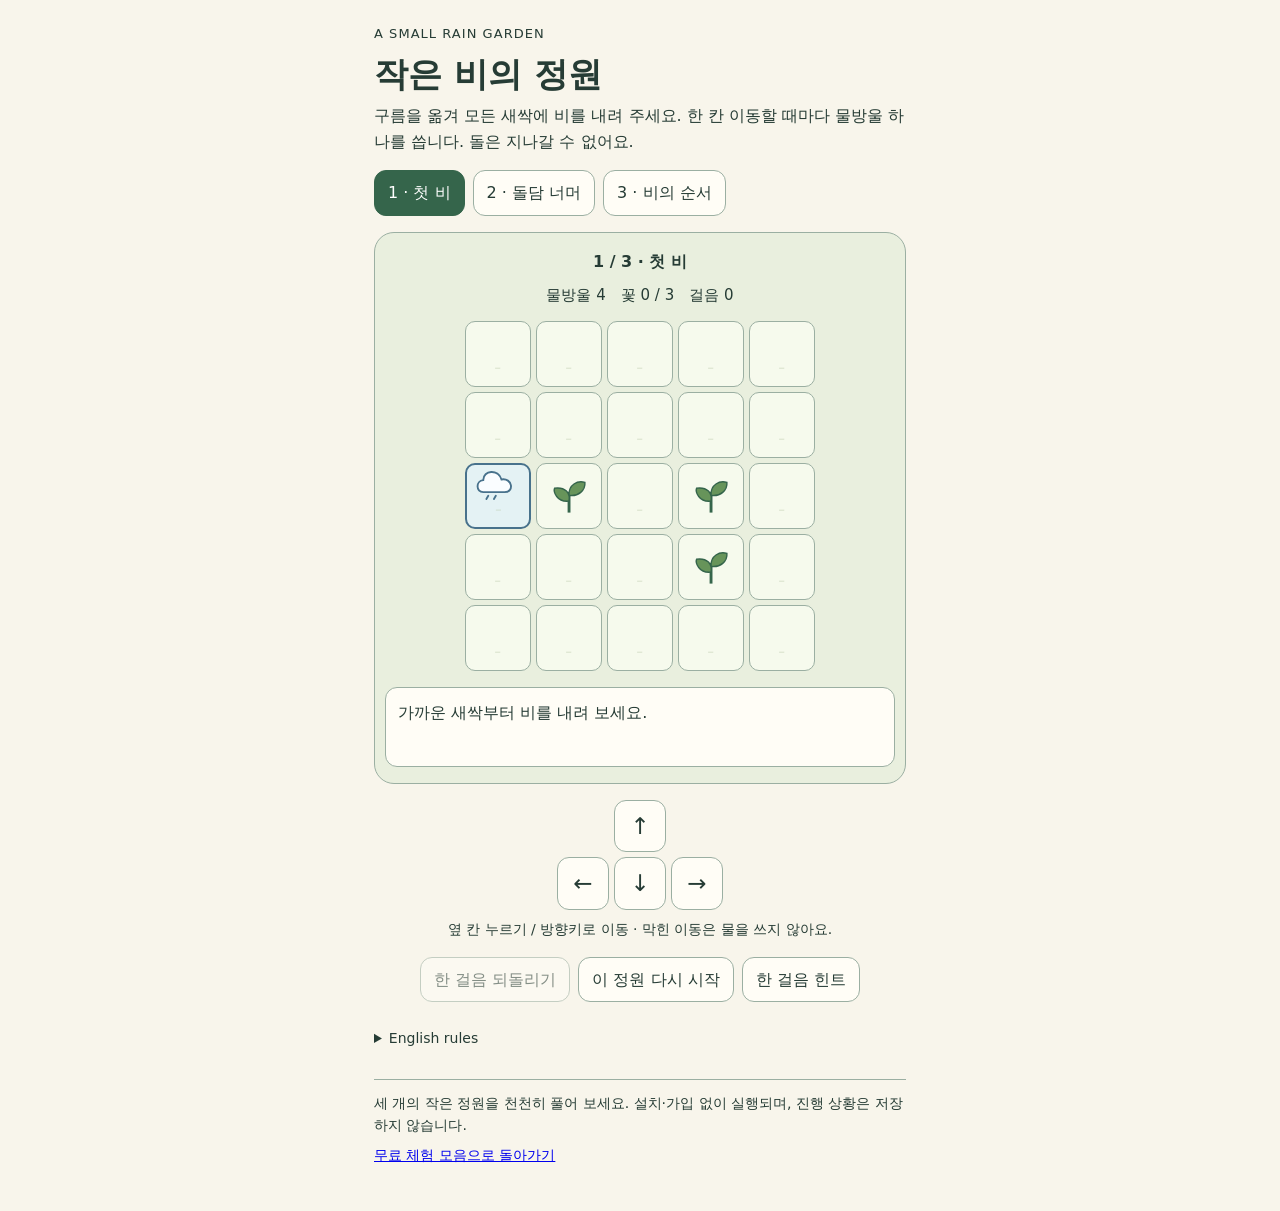
<file: small-rain-garden/index.html>
<!doctype html>
<html lang="ko">
<head>
<meta charset="utf-8">
<meta name="viewport" content="width=device-width,initial-scale=1">
<title>작은 비의 정원 · A Small Rain Garden</title>
<style>
:root{color-scheme:light;--ink:#263c35;--paper:#f8f5eb;--line:#9bafa2;--green:#35654b}*{box-sizing:border-box}body{margin:0;background:var(--paper);color:var(--ink);font-family:system-ui,sans-serif;line-height:1.6}main{max-width:560px;margin:auto;padding:24px 14px 36px}h1{font-size:clamp(25px,6vw,34px);line-height:1.25;margin:8px 0}p{margin:8px 0}.eyebrow{font-size:13px;letter-spacing:.08em}button{font:inherit;color:inherit;border:1px solid var(--line);border-radius:12px;background:#fffdf6;padding:9px 13px;cursor:pointer;min-height:44px}button:disabled{cursor:default;opacity:.55}button:focus-visible,summary:focus-visible{outline:3px solid #9c4b21;outline-offset:3px}nav,.actions{display:flex;flex-wrap:wrap;gap:8px;margin:16px 0}nav button[aria-pressed=true]{background:var(--green);color:white;border-color:var(--green)}.garden{padding:16px 10px;border:1px solid var(--line);border-radius:20px;background:#e9efde}.stage-title{text-align:center;font-weight:700}.stats{display:flex;justify-content:center;gap:15px;flex-wrap:wrap;font-variant-numeric:tabular-nums;font-size:15px;margin:8px 0 14px}.board{display:grid;grid-template-columns:repeat(5,minmax(0,1fr));gap:5px;width:min(100%,350px);margin:auto}.cell{position:relative;aspect-ratio:1;min-width:0;min-height:0;padding:0;border-radius:10px;background:#f6faed;overflow:visible}.cell.rock{background:#dde1d4;opacity:1}.cell.cloud{border:2px solid #48728c;background:#e4f2f4}.cell svg{position:absolute;width:72%;height:72%;left:14%;top:14%;pointer-events:none}.cell.cloud .plant{width:48%;height:48%;left:42%;top:49%}.cell .cloud-icon{width:74%;height:65%;left:7%;top:1%}.cell .soil{width:24%;height:10%;left:38%;top:68%}.message{min-height:80px;margin:16px 0 0;padding:12px;border-radius:12px;background:#fffdf6;border:1px solid var(--line)}.controls{display:grid;grid-template-columns:repeat(3,52px);gap:5px;justify-content:center;margin:16px auto 8px}.controls button{padding:7px;font-size:23px}.up{grid-column:2}.left{grid-row:2;grid-column:1}.down{grid-row:2;grid-column:2}.right{grid-row:2;grid-column:3}.actions{justify-content:center}.tip,details,footer{font-size:14px}.tip{text-align:center}details{margin-top:20px}summary{cursor:pointer;padding:5px 0}footer{border-top:1px solid var(--line);margin-top:24px;padding-top:12px}#next[hidden]{display:none}@media(prefers-reduced-motion:reduce){*{scroll-behavior:auto}}@media(max-width:390px){main{padding-top:16px}.garden{padding:12px 8px}.stats{gap:10px}nav button{flex:1;padding:8px 5px}}
</style>
</head>
<body>
<main>
<div class="eyebrow" lang="en">A SMALL RAIN GARDEN</div>
<h1>작은 비의 정원</h1>
<p>구름을 옮겨 모든 새싹에 비를 내려 주세요. 한 칸 이동할 때마다 물방울 하나를 씁니다. 돌은 지나갈 수 없어요.</p>
<nav aria-label="정원 선택">
<button type="button" id="level-0" aria-pressed="true">1 · 첫 비</button>
<button type="button" id="level-1" aria-pressed="false">2 · 돌담 너머</button>
<button type="button" id="level-2" aria-pressed="false">3 · 비의 순서</button>
</nav>
<section class="garden" aria-label="작은 비 퍼즐">
<div id="stage-title" class="stage-title"></div>
<div class="stats"><span id="water"></span><span id="flowers"></span><span id="moves"></span></div>
<div id="board" class="board" role="group" aria-label="5행 5열 정원. 구름 옆 칸을 눌러 이동하세요."></div>
<p id="message" class="message" role="status" aria-live="polite" aria-atomic="true"></p>
</section>
<div class="controls" role="group" aria-label="구름 이동">
<button type="button" class="up" id="up" aria-label="위로 이동">↑</button>
<button type="button" class="left" id="left" aria-label="왼쪽으로 이동">←</button>
<button type="button" class="down" id="down" aria-label="아래로 이동">↓</button>
<button type="button" class="right" id="right" aria-label="오른쪽으로 이동">→</button>
</div>
<p class="tip">옆 칸 누르기 / 방향키로 이동 · 막힌 이동은 물을 쓰지 않아요.</p>
<div class="actions"><button type="button" id="undo">한 걸음 되돌리기</button><button type="button" id="reset">이 정원 다시 시작</button><button type="button" id="hint">한 걸음 힌트</button><button type="button" id="next" hidden>다음 정원 →</button></div>
<p id="hint-message" class="tip" role="status" aria-live="polite" aria-atomic="true"></p>
<details><summary lang="en">English rules</summary><p lang="en">Move the cloud one square up, down, left or right. Each valid move uses one drop. Visit every sprout to make it bloom; rocks block the way. Revisited flowers use a drop too. Undo restores your last move, even after running dry or finishing. Choose any garden above; there is no timer.</p></details>
<footer>세 개의 작은 정원을 천천히 풀어 보세요. 설치·가입 없이 실행되며, 진행 상황은 저장하지 않습니다.<p><a href="../#free-resources">무료 체험 모음으로 돌아가기</a></p></footer>
</main>
<script>
'use strict';
const LEVELS = [
 {name:'첫 비',hint:'가까운 새싹부터 비를 내려 보세요.',start:[0,2],targets:[[1,2],[3,2],[3,3]],rocks:[],water:4},
 {name:'돌담 너머',hint:'돌담의 위와 아래, 어느 쪽으로 돌아갈까요?',start:[0,2],targets:[[2,1],[3,2],[3,3]],rocks:[[1,1],[1,2],[1,3]],water:9},
 {name:'비의 순서',hint:'같은 길도 새싹을 만나는 순서가 달라요.',start:[2,2],targets:[[3,2],[3,0],[1,0],[3,4]],rocks:[[2,1],[2,3]],water:9}
];
function createState(level) {
 if (!Number.isInteger(level) || level < 0 || level >= LEVELS.length) throw new RangeError('Unknown garden');
 const map = LEVELS[level];
 return {level,x:map.start[0],y:map.start[1],water:map.water,bloom:0,moves:0,phase:'playing'};
}
function transition(state,dx,dy) {
 const blocked = reason => ({state,changed:false,reason});
 if (!Number.isInteger(dx) || !Number.isInteger(dy) || Math.abs(dx)+Math.abs(dy)!==1) return blocked('adjacent');
 if (state.phase==='won') return blocked('won');
 if (state.water<=0 || state.phase==='dry') return blocked('dry');
 const x=state.x+dx,y=state.y+dy,map=LEVELS[state.level];
 if(x<0 || x>=5 || y<0 || y>=5) return blocked('edge');
 if(map.rocks.some(p=>p[0]===x && p[1]===y)) return blocked('rock');
 const target=map.targets.findIndex(p=>p[0]===x && p[1]===y);
 const bloom=target<0 ? state.bloom : state.bloom | (1<<target);
 const water=state.water-1,phase=bloom===(1<<map.targets.length)-1 ? 'won' : water===0 ? 'dry' : 'playing';
 return {state:{...state,x,y,water,bloom,moves:state.moves+1,phase},changed:true,reason:''};
}
function makeGame(level=0) {
 let state=createState(level),history=[];
 return {
  state:()=>({...state}), historyLength:()=>history.length,
  historySnapshot:()=>history.map(previous=>({...previous})),
  move(dx,dy){const result=transition(state,dx,dy);if(result.changed){history.push(state);state=result.state;}return {...result,state:{...state}};},
  undo(){if(!history.length)return false;state=history.pop();return true;},
  reset(){state=createState(state.level);history=[];},
  selectLevel(level){const next=createState(level);state=next;history=[];}
 };
}
// Read-only advice with one shared budget and memo per request.
function recoveryHint(state,history=[],limit=10000){
 let visited=0;
 const unknown=()=>({kind:'unknown',visited});
 function valid(s){
  if(!s||typeof s!=='object'||!Number.isInteger(s.level)||s.level<0||s.level>=LEVELS.length)return false;
  const map=LEVELS[s.level],mask=(1<<map.targets.length)-1;
  return ['x','y','water','bloom','moves'].every(key=>Number.isInteger(s[key]))&&s.x>=0&&s.x<5&&s.y>=0&&s.y<5&&!map.rocks.some(p=>p[0]===s.x&&p[1]===s.y)&&s.water>=0&&s.water<=map.water&&s.water<=9&&s.moves>=0&&s.moves+s.water===map.water&&s.bloom>=0&&s.bloom<=mask&&s.phase===(s.bloom===mask?'won':s.water===0?'dry':'playing');
 }
 if(!Number.isInteger(limit)||limit<0||limit>10000||!valid(state)||!Array.isArray(history)||history.length!==state.moves||history.length>9)return unknown();
 const current={...state},past=history.map(s=>({...s}));
 if(past.some((s,i)=>!valid(s)||s.level!==current.level||s.moves!==i))return unknown();
 if(current.phase==='won')return {kind:'won',visited};
 const memo=new Map(),directions=[[1,0,'오른쪽'],[0,1,'아래쪽'],[-1,0,'왼쪽'],[0,-1,'위쪽']];
 function solve(s){
  const key=[s.level,s.x,s.y,s.water,s.bloom].join(':');
  if(memo.has(key))return memo.get(key);
  if(visited>=limit)return {status:'unknown'};
  visited++;
  if(s.phase==='won'){const result={status:'solved',direction:null};memo.set(key,result);return result;}
  if(s.water===0||s.phase==='dry'){const result={status:'dead'};memo.set(key,result);return result;}
  for(const direction of directions){
   const step=transition(s,direction[0],direction[1]);if(!step.changed)continue;
   const child=solve(step.state);
   if(child.status==='unknown')return child;
   if(child.status==='solved'){const result={status:'solved',direction};memo.set(key,result);return result;}
  }
  const result={status:'dead'};memo.set(key,result);return result;
 }
 const result=solve(current);
 if(result.status==='unknown')return unknown();
 if(result.status==='solved')return {kind:'move',dx:result.direction[0],dy:result.direction[1],direction:result.direction[2],visited};
 for(let i=past.length-1;i>=0;i--){
  const previous=solve(past[i]);
  if(previous.status==='unknown')return unknown();
  if(previous.status==='solved')return {kind:'undo',count:past.length-i,visited};
 }
 return {kind:'restart',visited};
}
const RainGardenEngine = {LEVELS,createState,transition,makeGame};
/* UI */
const game=makeGame();
const byId=id=>document.getElementById(id);
const svg=body=>'<svg viewBox="0 0 64 64" aria-hidden="true" focusable="false">'+body+'</svg>';
const icons={
 cloud:svg('<path d="M15 43C3 43 3 25 15 24C15 8 39 6 44 23C61 20 65 43 49 43Z" fill="#fafdff" stroke="#48728c" stroke-width="3"/><path d="M23 49l-3 5m15-5-3 5" stroke="#48728c" stroke-width="3" stroke-linecap="round"/>').replace('<svg ','<svg class="cloud-icon" '),
 sprout:svg('<path d="M32 55V29" stroke="#35654b" stroke-width="4"/><path d="M32 39C15 41 10 26 12 21C27 19 34 28 32 39ZM32 31C31 16 44 10 54 13C55 24 45 33 32 31Z" fill="#67945a" stroke="#35654b" stroke-width="2"/>').replace('<svg ','<svg class="plant" '),
 flower:svg('<path d="M32 55V32M32 47l-10-7" stroke="#35654b" stroke-width="4"/><g fill="#e5a8a5" stroke="#995b57" stroke-width="2"><circle cx="32" cy="14" r="9"/><circle cx="45" cy="23" r="9"/><circle cx="40" cy="38" r="9"/><circle cx="24" cy="38" r="9"/><circle cx="19" cy="23" r="9"/></g><circle cx="32" cy="26" r="8" fill="#f9dd83" stroke="#995b57" stroke-width="2"/>').replace('<svg ','<svg class="plant" '),
 rock:svg('<path d="M9 45L15 24L29 16L48 22L56 43L44 51H20Z" fill="#879185" stroke="#4b594d" stroke-width="3"/><path d="M18 32l12-8 14 6" fill="none" stroke="#c2c9be" stroke-width="3"/>'),
 soil:svg('<path d="M10 32h44" stroke="#b6c5a6" stroke-width="5" stroke-linecap="round"/>').replace('<svg ','<svg class="soil" ')
};
const cells=[];
for(let y=0;y<5;y++)for(let x=0;x<5;x++){
 const cell=document.createElement('button');cell.type='button';
 cell.addEventListener('click',()=>{const state=game.state();move(x-state.x,y-state.y);});
 byId('board').appendChild(cell);cells.push(cell);
}
const messages={adjacent:'구름 바로 옆의 한 칸을 골라 주세요.',edge:'정원 밖으로는 갈 수 없어요. 물방울은 그대로예요.',rock:'돌이 길을 막고 있어요. 돌아가는 길을 찾아보세요.',dry:'물방울이 모두 떨어졌어요. 한 걸음 되돌려 다른 길을 골라 보세요.',won:'이미 모든 꽃이 피었어요. 되돌리거나 다른 정원을 골라 보세요.'};
function render(feedback=''){
 byId('hint-message').textContent='';
 const state=game.state(),map=LEVELS[state.level];
 byId('stage-title').textContent=(state.level+1)+' / 3 · '+map.name;
 byId('water').textContent='물방울 '+state.water;
 byId('flowers').textContent='꽃 '+map.targets.filter((_,i)=>state.bloom&(1<<i)).length+' / '+map.targets.length;
 byId('moves').textContent='걸음 '+state.moves;
 cells.forEach((cell,i)=>{
  const x=i%5,y=Math.floor(i/5),rock=map.rocks.some(p=>p[0]===x&&p[1]===y),target=map.targets.findIndex(p=>p[0]===x&&p[1]===y),bloomed=target>=0&&Boolean(state.bloom&(1<<target)),cloud=state.x===x&&state.y===y;
  cell.className='cell'+(rock?' rock':'')+(cloud?' cloud':'');cell.disabled=rock;
  cell.innerHTML=(rock?icons.rock:target>=0?(bloomed?icons.flower:icons.sprout):icons.soil)+(cloud?icons.cloud:'');
  cell.setAttribute('aria-label',(y+1)+'행 '+(x+1)+'열 · '+(rock?'돌':target>=0?(bloomed?'꽃':'새싹'):'빈 땅')+(cloud?' · 구름 위치':''));
 });
 LEVELS.forEach((_,i)=>byId('level-'+i).setAttribute('aria-pressed',String(state.level===i)));
 byId('undo').disabled=game.historyLength()===0;
 byId('next').hidden=!(state.phase==='won'&&state.level<LEVELS.length-1);
 byId('next').disabled=state.phase!=='won';
 byId('message').textContent=feedback||(state.phase==='won'?'모든 꽃이 피었어요! 작은 정원에 비가 잘 닿았네요. 잠시 꽃을 바라보세요.':state.phase==='dry'?messages.dry:map.hint);
}
function move(dx,dy){const result=game.move(dx,dy);render(result.changed?'':messages[result.reason]);}
[['up',0,-1],['down',0,1],['left',-1,0],['right',1,0]].forEach(([id,dx,dy])=>byId(id).addEventListener('click',()=>move(dx,dy)));
byId('hint').addEventListener('click',()=>{
 const advice=recoveryHint(game.state(),game.historySnapshot());
 const text=advice.kind==='move'?'한 걸음: '+advice.direction+'으로 이동해 보세요.':advice.kind==='undo'?'한 걸음 되돌리기를 '+advice.count+'번 눌러 보세요. 그 뒤 힌트를 다시 선택할 수 있어요.':advice.kind==='won'?'모든 꽃이 피었어요. 다음 정원을 고르거나 꽃을 바라보세요.':advice.kind==='restart'?'이어갈 경로를 찾지 못했어요. 이 정원을 다시 시작해 보세요.':'힌트를 계산하지 못했어요. 직접 다른 길을 골라 보세요.';
 byId('hint-message').textContent=text;
});
byId('undo').addEventListener('click',()=>{if(game.undo())render('한 걸음 전으로 돌아왔어요. 물방울과 꽃도 함께 돌아왔어요.');});
byId('reset').addEventListener('click',()=>{game.reset();render('이 정원을 처음부터 다시 시작했어요.');});
LEVELS.forEach((_,i)=>byId('level-'+i).addEventListener('click',()=>{game.selectLevel(i);render();}));
byId('next').addEventListener('click',()=>{const state=game.state();if(state.phase==='won'&&state.level<LEVELS.length-1){game.selectLevel(state.level+1);render();}});
document.addEventListener('keydown',event=>{
 if(event.altKey||event.ctrlKey||event.metaKey||event.shiftKey||event.target.closest('nav'))return;
 const directions={ArrowUp:[0,-1],ArrowDown:[0,1],ArrowLeft:[-1,0],ArrowRight:[1,0]},direction=directions[event.key];
 if(direction){event.preventDefault();move(...direction);}
});
render();
</script>
</body>
</html>
</file>
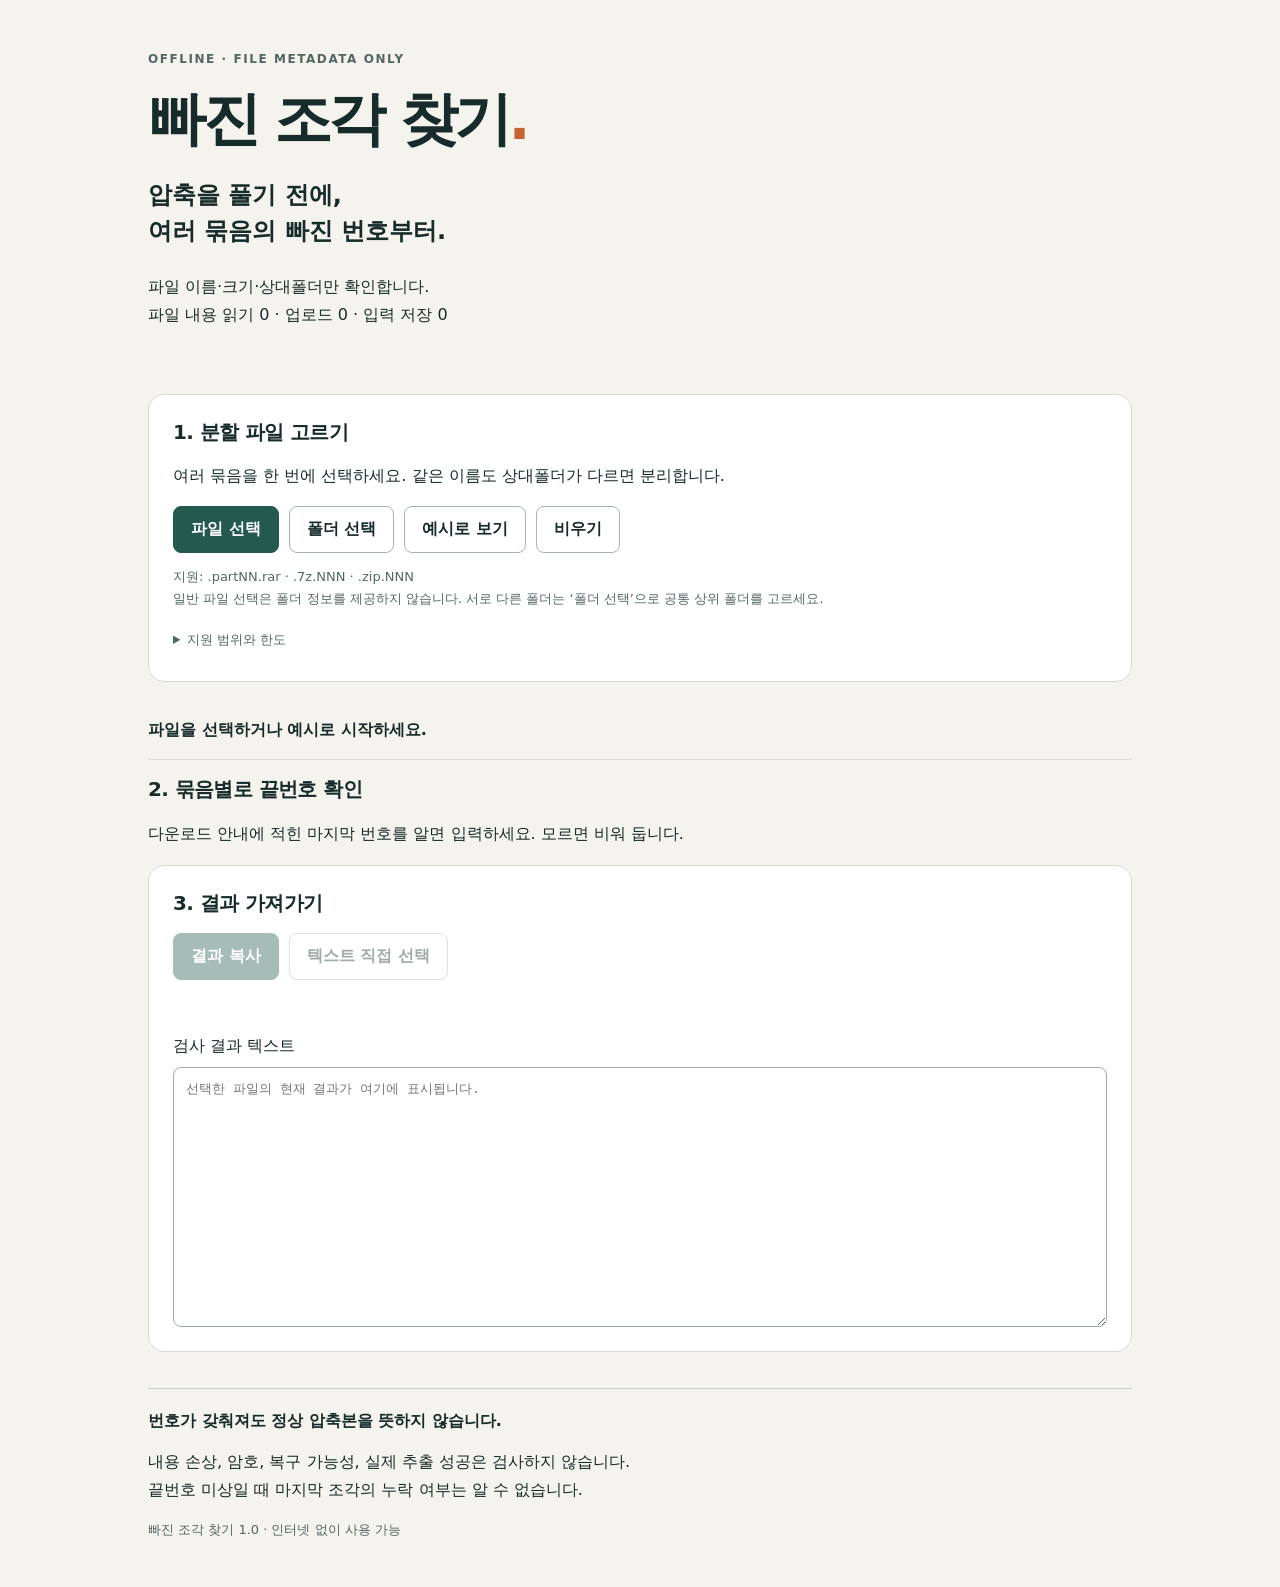
<file: split-set-check/index.html>
<!doctype html>
<html lang="ko"><head><meta charset="utf-8"><meta name="viewport" content="width=device-width, initial-scale=1"><meta http-equiv="Content-Security-Policy" content="default-src 'none'; script-src 'self'; style-src 'self'; connect-src 'none'; img-src 'none'; font-src 'none'; object-src 'none'; base-uri 'none'; form-action 'none'"><title>빠진 조각 찾기 — 분할 다운로드 번호 확인</title><link rel="stylesheet" href="style.css"><script src="engine.js" defer></script><script src="app.js?v=1.0.1" defer></script></head>
<body><main><header><span class="eyebrow">OFFLINE · FILE METADATA ONLY</span><h1>빠진 조각 찾기<span class="dot">.</span></h1><p class="lead">압축을 풀기 전에,<br>여러 묶음의 빠진 번호부터.</p><p>파일 이름·크기·상대폴더만 확인합니다.<br>파일 내용 읽기 0 · 업로드 0 · 입력 저장 0</p></header>
<section class="pick"><h2>1. 분할 파일 고르기</h2><p>여러 묶음을 한 번에 선택하세요. 같은 이름도 상대폴더가 다르면 분리합니다.</p><div class="actions"><label class="button primary">파일 선택<input id="files" type="file" multiple></label><label class="button">폴더 선택<input id="folder" type="file" webkitdirectory multiple></label><button id="sample" type="button">예시로 보기</button><button id="clear" type="button">비우기</button></div><p class="hint">지원: .partNN.rar · .7z.NNN · .zip.NNN<br>일반 파일 선택은 폴더 정보를 제공하지 않습니다. 서로 다른 폴더는 ‘폴더 선택’으로 공통 상위 폴더를 고르세요.</p><details><summary>지원 범위와 한도</summary><p>legacy .rar/.r00, .z01/.zip, 모호한 .001 등은 미인식으로 표시합니다. 대소문자가 다른 이름은 별도 묶음으로 남깁니다. 번호 자릿수 혼재는 경고하고 01과 001은 같은 번호의 중복으로 잡습니다.</p><p>한 번에 2,000개·100묶음, 이름 512자·상대경로 1,024자, 번호 1–999,999,999. 목록은 묶음당 앞 120개, 범위는 앞 120구간, 결과 텍스트는 200,000자까지 표시하며 생략을 알립니다. 선택 파일은 변경하지 않습니다.</p></details></section>
<p id="state" role="status" aria-live="polite">파일을 선택하거나 예시로 시작하세요.</p><section aria-labelledby="results-title"><h2 id="results-title">2. 묶음별로 끝번호 확인</h2><p>다운로드 안내에 적힌 마지막 번호를 알면 입력하세요. 모르면 비워 둡니다.</p><div id="groups"></div><div id="unknown"></div></section>
<section class="copy"><h2>3. 결과 가져가기</h2><div class="actions"><button id="copy" type="button" disabled>결과 복사</button><button id="manual" type="button" disabled>텍스트 직접 선택</button></div><p id="copy-state" role="status"></p><label for="output">검사 결과 텍스트</label><textarea id="output" readonly spellcheck="false" placeholder="선택한 파일의 현재 결과가 여기에 표시됩니다."></textarea></section>
<footer><strong>번호가 갖춰져도 정상 압축본을 뜻하지 않습니다.</strong><p>내용 손상, 암호, 복구 가능성, 실제 추출 성공은 검사하지 않습니다.<br>끝번호 미상일 때 마지막 조각의 누락 여부는 알 수 없습니다.</p><small>빠진 조각 찾기 1.0 · 인터넷 없이 사용 가능</small></footer></main></body></html>
</file>
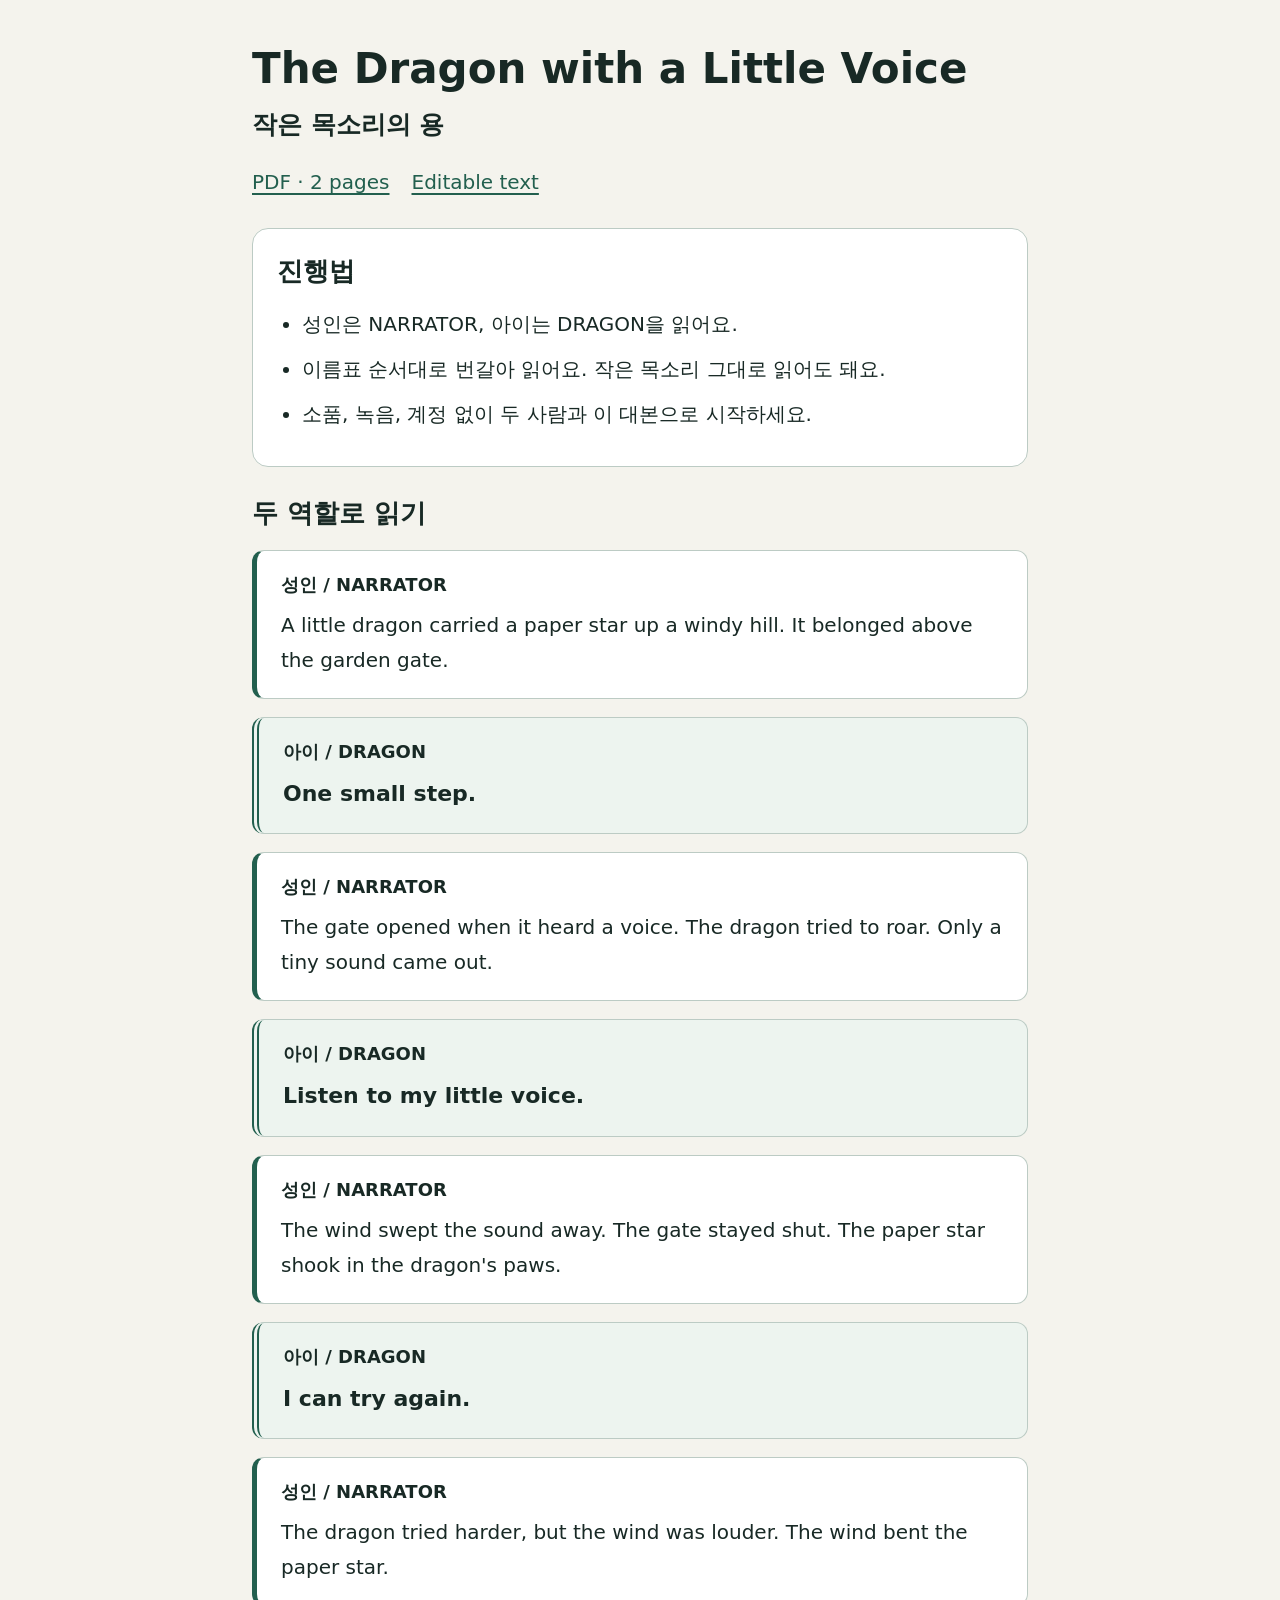
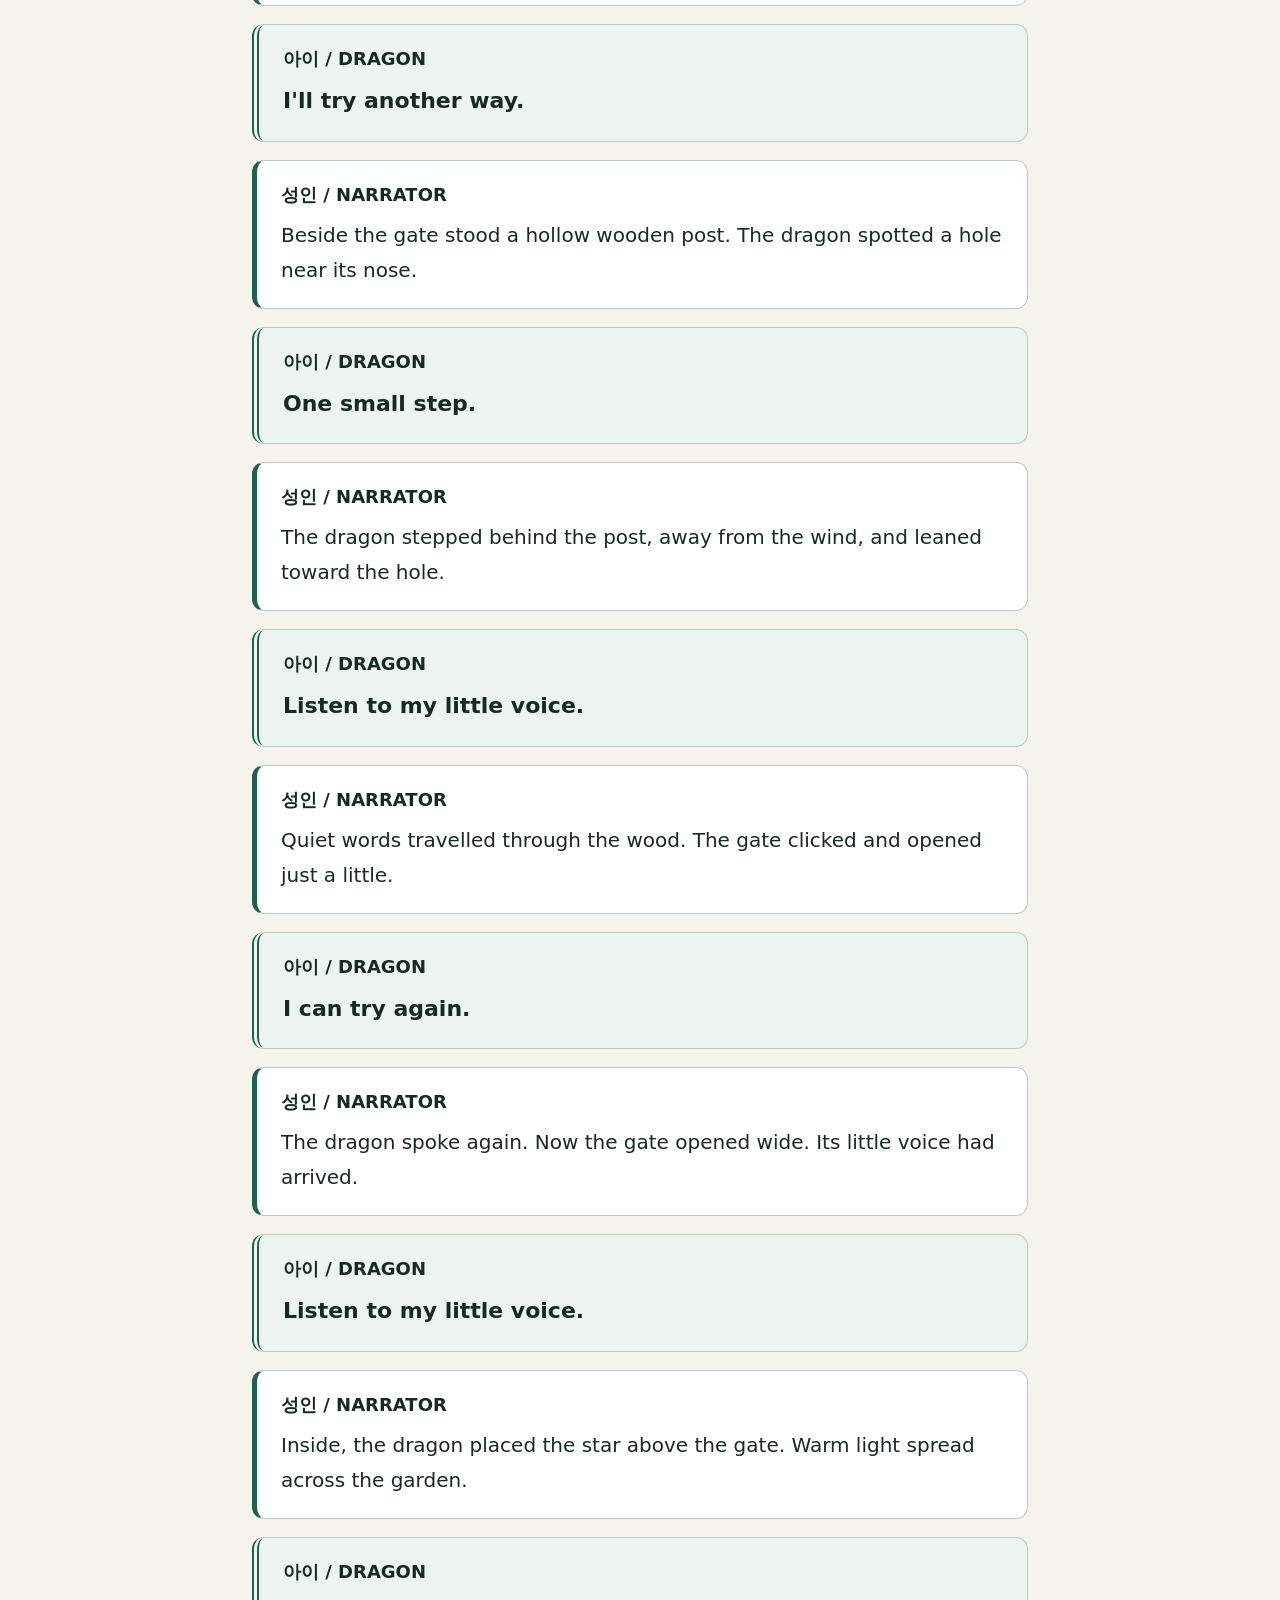
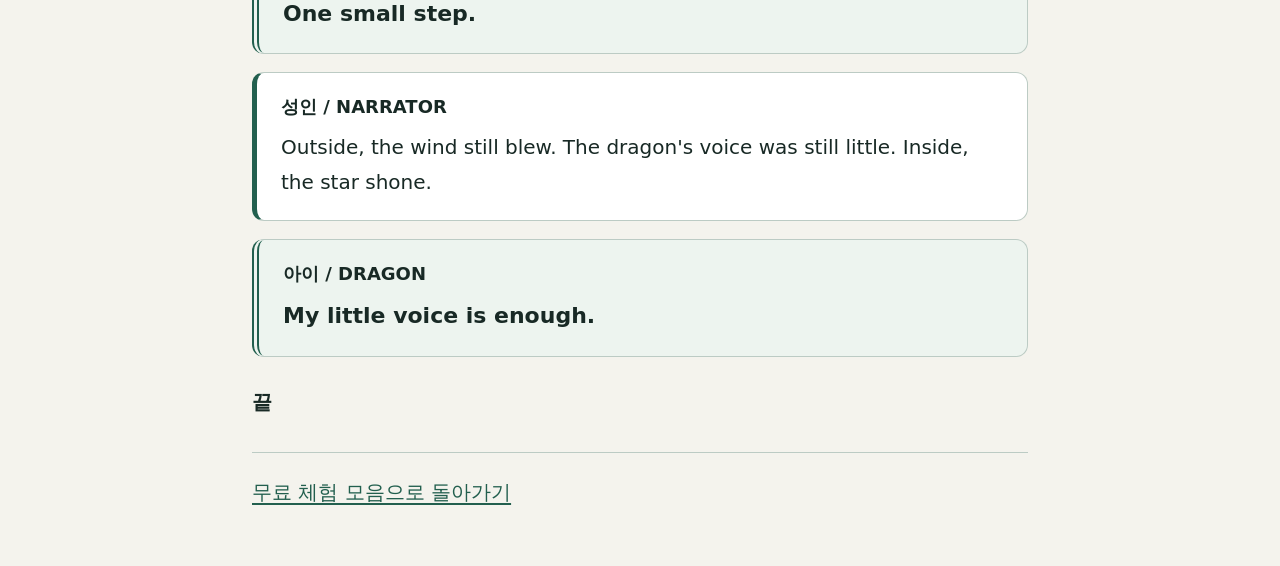
<file: two-voice-story/index.html>
<!doctype html>
<html lang="ko">
<head>
  <meta charset="utf-8">
  <meta name="viewport" content="width=device-width, initial-scale=1">
  <meta name="description" content="작은 목소리의 용: 성인 안내자와 아이 용이 번갈아 읽는 기존 원본 대본. 영어 대사와 한국어 진행법, PDF와 편집용 텍스트를 함께 제공합니다.">
  <title>작은 목소리의 용 · 두 역할로 읽기</title>
  <style>
    *{box-sizing:border-box}body{margin:0;background:#f4f3ed;color:#182925;font:20px/1.75 system-ui,"Malgun Gothic",sans-serif}main{max-width:820px;margin:auto;padding:32px 22px 56px}h1{font-size:clamp(30px,5vw,42px);line-height:1.3;margin:10px 0 24px}h1 .korean{display:block;font-size:25px;margin-top:12px}h2{font-size:26px;line-height:1.4;margin:0 0 18px}h3{font-size:18px;line-height:1.5;margin:0 0 10px}p{margin:0 0 20px}.tools{display:flex;flex-wrap:wrap;gap:12px 22px;margin:22px 0}a{color:#225f4e;text-underline-offset:4px;overflow-wrap:anywhere}a:focus-visible{outline:3px solid #8a5e00;outline-offset:4px;border-radius:3px}.skip{position:absolute;top:-100px;left:12px;padding:8px 14px;background:white}.skip:focus{top:12px}.guide{background:#fff;border:1px solid #bccbc4;border-radius:16px;padding:24px;margin:28px 0}.guide ul{padding-left:25px;margin:0}.guide li{margin:10px 0}.turn{background:white;border:1px solid #bccbc4;border-left:5px solid #225f4e;border-radius:12px;padding:20px 24px;margin:18px 0}.turn p{margin:0;white-space:normal;overflow-wrap:break-word}.turn.child{background:#edf4ef;border-left-style:double;border-left-width:7px}.turn.child p{font-size:22px;font-weight:700}.ending{font-weight:700;margin:28px 0}footer{border-top:1px solid #bccbc4;margin-top:32px;padding-top:22px}
    @media(max-width:480px){main{padding:24px 14px 40px}.guide,.turn{padding:18px}h1 .korean{font-size:23px}}
  </style>
</head>
<body>
  <a class="skip" href="#reading">대본 읽기로 이동</a>
  <main>
    <header>
      <h1><span lang="en">The Dragon with a Little Voice</span><span class="korean">작은 목소리의 용</span></h1>
      <nav class="tools" aria-label="대본 파일"><a href="two-voice-story.pdf" lang="en">PDF · 2 pages</a><a href="story.txt" lang="en">Editable text</a></nav>
    </header>
    <section class="guide" aria-labelledby="guide-title">
      <h2 id="guide-title">진행법</h2>
      <ul>
        <li>성인은 NARRATOR, 아이는 DRAGON을 읽어요.</li>
        <li>이름표 순서대로 번갈아 읽어요. 작은 목소리 그대로 읽어도 돼요.</li>
        <li>소품, 녹음, 계정 없이 두 사람과 이 대본으로 시작하세요.</li>
      </ul>
    </section>
    <section id="reading" aria-labelledby="reading-title">
      <h2 id="reading-title">두 역할로 읽기</h2>
      <article class="turn adult" id="turn-01" data-role="NARRATOR" aria-labelledby="role-01"><h3 id="role-01">성인 / NARRATOR</h3><p class="dialogue" lang="en">A little dragon carried a paper star up a windy hill. It belonged above the garden gate.</p></article>
      <article class="turn child" id="turn-02" data-role="DRAGON" aria-labelledby="role-02"><h3 id="role-02">아이 / DRAGON</h3><p class="dialogue" lang="en">One small step.</p></article>
      <article class="turn adult" id="turn-03" data-role="NARRATOR" aria-labelledby="role-03"><h3 id="role-03">성인 / NARRATOR</h3><p class="dialogue" lang="en">The gate opened when it heard a voice. The dragon tried to roar. Only a tiny sound came out.</p></article>
      <article class="turn child" id="turn-04" data-role="DRAGON" aria-labelledby="role-04"><h3 id="role-04">아이 / DRAGON</h3><p class="dialogue" lang="en">Listen to my little voice.</p></article>
      <article class="turn adult" id="turn-05" data-role="NARRATOR" aria-labelledby="role-05"><h3 id="role-05">성인 / NARRATOR</h3><p class="dialogue" lang="en">The wind swept the sound away. The gate stayed shut. The paper star shook in the dragon&#x27;s paws.</p></article>
      <article class="turn child" id="turn-06" data-role="DRAGON" aria-labelledby="role-06"><h3 id="role-06">아이 / DRAGON</h3><p class="dialogue" lang="en">I can try again.</p></article>
      <article class="turn adult" id="turn-07" data-role="NARRATOR" aria-labelledby="role-07"><h3 id="role-07">성인 / NARRATOR</h3><p class="dialogue" lang="en">The dragon tried harder, but the wind was louder. The wind bent the paper star.</p></article>
      <article class="turn child" id="turn-08" data-role="DRAGON" aria-labelledby="role-08"><h3 id="role-08">아이 / DRAGON</h3><p class="dialogue" lang="en">I&#x27;ll try another way.</p></article>
      <article class="turn adult" id="turn-09" data-role="NARRATOR" aria-labelledby="role-09"><h3 id="role-09">성인 / NARRATOR</h3><p class="dialogue" lang="en">Beside the gate stood a hollow wooden post. The dragon spotted a hole near its nose.</p></article>
      <article class="turn child" id="turn-10" data-role="DRAGON" aria-labelledby="role-10"><h3 id="role-10">아이 / DRAGON</h3><p class="dialogue" lang="en">One small step.</p></article>
      <article class="turn adult" id="turn-11" data-role="NARRATOR" aria-labelledby="role-11"><h3 id="role-11">성인 / NARRATOR</h3><p class="dialogue" lang="en">The dragon stepped behind the post, away from the wind, and leaned toward the hole.</p></article>
      <article class="turn child" id="turn-12" data-role="DRAGON" aria-labelledby="role-12"><h3 id="role-12">아이 / DRAGON</h3><p class="dialogue" lang="en">Listen to my little voice.</p></article>
      <article class="turn adult" id="turn-13" data-role="NARRATOR" aria-labelledby="role-13"><h3 id="role-13">성인 / NARRATOR</h3><p class="dialogue" lang="en">Quiet words travelled through the wood. The gate clicked and opened just a little.</p></article>
      <article class="turn child" id="turn-14" data-role="DRAGON" aria-labelledby="role-14"><h3 id="role-14">아이 / DRAGON</h3><p class="dialogue" lang="en">I can try again.</p></article>
      <article class="turn adult" id="turn-15" data-role="NARRATOR" aria-labelledby="role-15"><h3 id="role-15">성인 / NARRATOR</h3><p class="dialogue" lang="en">The dragon spoke again. Now the gate opened wide. Its little voice had arrived.</p></article>
      <article class="turn child" id="turn-16" data-role="DRAGON" aria-labelledby="role-16"><h3 id="role-16">아이 / DRAGON</h3><p class="dialogue" lang="en">Listen to my little voice.</p></article>
      <article class="turn adult" id="turn-17" data-role="NARRATOR" aria-labelledby="role-17"><h3 id="role-17">성인 / NARRATOR</h3><p class="dialogue" lang="en">Inside, the dragon placed the star above the gate. Warm light spread across the garden.</p></article>
      <article class="turn child" id="turn-18" data-role="DRAGON" aria-labelledby="role-18"><h3 id="role-18">아이 / DRAGON</h3><p class="dialogue" lang="en">One small step.</p></article>
      <article class="turn adult" id="turn-19" data-role="NARRATOR" aria-labelledby="role-19"><h3 id="role-19">성인 / NARRATOR</h3><p class="dialogue" lang="en">Outside, the wind still blew. The dragon&#x27;s voice was still little. Inside, the star shone.</p></article>
      <article class="turn child" id="turn-20" data-role="DRAGON" aria-labelledby="role-20"><h3 id="role-20">아이 / DRAGON</h3><p class="dialogue" lang="en">My little voice is enough.</p></article>
      <p class="ending">끝</p>
    </section>
    <footer><a href="../#free-resources">무료 체험 모음으로 돌아가기</a></footer>
  </main>
</body>
</html>
</file>
<file: styles.css>
:root{--ink:#25243c;--muted:#605d73;--purple:#6b58a6;--lavender:#eae5fa;--cream:#fffaf0;--paper:#fffdf9;--gold:#efbe58;--line:#ded8ea;--shadow:0 22px 65px rgba(36,29,68,.12)}
*{box-sizing:border-box}html{scroll-behavior:smooth}body{margin:0;background:var(--paper);color:var(--ink);font-family:Inter,"Segoe UI",system-ui,sans-serif;line-height:1.55}img,video{max-width:100%}a{color:inherit}button,input,select,textarea{font:inherit}button{cursor:pointer}.section-shell{width:min(1180px,calc(100% - 48px));margin-inline:auto}.site-header{width:min(1180px,calc(100% - 48px));margin:auto;min-height:82px;display:flex;align-items:center;justify-content:space-between;gap:24px}.wordmark{display:inline-flex;align-items:center;gap:10px;font-size:.94rem;font-weight:800;letter-spacing:.015em;text-decoration:none;white-space:nowrap}.mark{display:inline-grid;place-items:center;width:34px;height:34px;background:var(--gold);border-radius:50%;font-size:1.1rem;color:#4a3755}.site-header nav{display:flex;gap:28px;align-items:center}.site-header nav a{text-decoration:none;color:var(--muted);font-weight:600;font-size:.9rem}.site-header nav a:hover,.site-header nav a:focus-visible{color:var(--purple);text-decoration:underline}.hero{display:grid;grid-template-columns:1.08fr .92fr;gap:clamp(28px,6vw,86px);align-items:center;padding-top:46px;padding-bottom:78px}.eyebrow{text-transform:uppercase;letter-spacing:.16em;color:#765da5;font-size:.72rem;font-weight:900;margin:0 0 14px}.hero h1{font-size:clamp(2.8rem,5.1vw,5.3rem);line-height:1.05;letter-spacing:-.065em;margin:0 0 24px;max-width:680px}.hero h1 em{font-style:normal;color:var(--purple)}.lede{font-size:1.15rem;color:var(--muted);max-width:570px;margin:0 0 28px}.price-line{display:flex;align-items:center;gap:16px;padding:18px 0 20px;border-block:1px solid var(--line);width:max-content;max-width:100%;font-size:.92rem;font-weight:700;line-height:1.3}.price{font-size:2.8rem;line-height:1;letter-spacing:-.06em;font-weight:850}.price-line small{font-size:.73rem;color:var(--muted);font-weight:500}.hero-actions{display:flex;flex-wrap:wrap;gap:12px;margin-top:28px}.button{display:inline-flex;align-items:center;justify-content:center;gap:12px;min-height:50px;padding:12px 20px;border-radius:12px;font-weight:800;text-decoration:none;border:1px solid transparent}.button.primary{background:var(--ink);color:white;box-shadow:0 12px 24px rgba(37,36,60,.18)}.button.primary:hover,.button.primary:focus-visible{background:#443b73}.button.quiet{border-color:var(--line);background:white;color:var(--ink)}.button.quiet:hover,.button.quiet:focus-visible{background:var(--lavender)}.draft-note{font-size:.78rem;color:var(--muted);margin:17px 0 0}.hero-media{min-width:0}.video-frame{width:min(100%,390px);margin-left:auto;padding:10px;border-radius:31px;background:#d4c7f0;box-shadow:var(--shadow);transform:rotate(2deg)}.video-frame video{display:block;width:100%;aspect-ratio:9/16;object-fit:contain;border-radius:22px;background:#bfb2df}.media-caption{width:min(100%,390px);margin:18px 0 0 auto;color:var(--muted);font-size:.78rem;display:flex;gap:9px;align-items:flex-start}.caption-dot{width:8px;height:8px;flex:none;border-radius:50%;background:#93aa78;margin-top:6px}.ribbon{background:var(--ink);color:#f9f5ff}.ribbon-inner{min-height:70px;display:flex;align-items:center;justify-content:space-between;gap:16px;flex-wrap:wrap}.ribbon-inner span{font-size:.72rem;font-weight:800;letter-spacing:.1em;text-transform:uppercase}.story-section,.package-section,.faq-section{padding-block:100px}.section-heading{display:grid;grid-template-columns:1fr 1fr;gap:45px;align-items:end;margin-bottom:34px}.section-heading h2,.faq-section h2,.brief-band h2{font-size:clamp(2rem,4vw,3.5rem);line-height:1.1;letter-spacing:-.055em;margin:0}.section-heading>p{color:var(--muted);font-size:1rem;max-width:550px;margin:0}.sample-grid{display:grid;grid-template-columns:1fr 1.35fr;gap:20px}.model-card{border-radius:22px;background:#e9e1f8;overflow:hidden;display:flex;flex-direction:column;box-shadow:var(--shadow)}.model-card img{width:100%;height:100%;min-height:270px;object-fit:contain}.model-card>div{padding:20px 24px;background:white;display:flex;justify-content:space-between;flex-wrap:wrap;gap:6px}.model-card strong{font-size:.93rem}.model-card span{color:var(--muted);font-size:.83rem}.sequence{display:grid;grid-template-columns:repeat(4,minmax(0,1fr));gap:10px}.sequence figure{margin:0;background:#ede7fa;border-radius:18px;overflow:hidden;box-shadow:0 10px 24px rgba(36,29,68,.08)}.sequence img{width:100%;height:calc(100% - 38px);min-height:265px;object-fit:cover}.sequence figcaption{height:38px;background:white;text-align:center;font-size:.74rem;font-weight:800;padding:9px 2px}.package-section{padding-top:20px}.deliverables{display:grid;grid-template-columns:repeat(4,minmax(0,1fr));gap:14px}.deliverables article{background:var(--cream);border:1px solid #eee4cf;border-radius:18px;padding:27px 23px;min-height:245px}.item-no{display:block;font-size:.74rem;font-weight:900;color:#a3803d;margin-bottom:42px}.deliverables h3{font-size:1.1rem;margin:0 0 9px}.deliverables p{color:var(--muted);font-size:.88rem;margin:0}.scope-note{display:grid;grid-template-columns:1fr 1.35fr;gap:30px;margin-top:25px;background:#eae5fa;border-radius:20px;padding:30px 34px}.scope-note h3{font-size:1.5rem;line-height:1.2;margin:0}.scope-note p:last-child{color:#504b65;margin:0}.process-band{background:#f2eefb;padding-block:88px}.steps{list-style:none;display:grid;grid-template-columns:repeat(4,1fr);gap:16px;padding:0;margin:36px 0 0}.steps li{border-top:2px solid #a99bd0;padding-top:18px}.steps li span{display:block;color:var(--purple);font-size:.8rem;font-weight:900;margin-bottom:20px}.steps li strong{display:block;font-size:1rem}.steps li p{color:var(--muted);font-size:.85rem;margin:8px 0 0}.faq-section{max-width:990px}.faq-list{border-top:1px solid var(--line);margin-top:30px}.faq-list details{border-bottom:1px solid var(--line);padding:20px 0}.faq-list summary{cursor:pointer;font-size:1rem;font-weight:750;padding-right:28px}.faq-list details p{max-width:780px;color:var(--muted);margin:12px 0 0}.brief-band{background:#2f2a4b;color:#f9f7ff;padding-block:88px}.brief-layout{display:grid;grid-template-columns:.8fr 1.2fr;gap:55px}.brief-layout>div>p:not(.eyebrow){color:#dbd5ec;max-width:420px}.brief-layout .eyebrow{color:#e8c677}.privacy-note{font-size:.82rem;margin-top:22px}.brief-layout form{background:white;color:var(--ink);padding:30px;border-radius:22px;box-shadow:var(--shadow)}.brief-layout label{display:block;font-size:.83rem;font-weight:750;margin-bottom:17px}.brief-layout input:not([type=checkbox]),.brief-layout select,.brief-layout textarea{display:block;margin-top:7px;width:100%;padding:12px 13px;border:1px solid #d5cfe2;border-radius:9px;background:#fff;color:var(--ink);font-weight:400;outline:0}.brief-layout input:focus-visible,.brief-layout select:focus-visible,.brief-layout textarea:focus-visible{border-color:var(--purple);box-shadow:0 0 0 3px #ded6f4}.form-row{display:grid;grid-template-columns:1fr 1fr;gap:14px}.brief-layout .check{display:flex;gap:9px;align-items:flex-start;font-size:.79rem;color:var(--muted);font-weight:500}.check input{margin-top:4px;accent-color:var(--purple)}.brief-layout form .button{width:100%;border:0}.brief-layout #form-status{font-size:.78rem;color:var(--muted);margin:13px 0 0}footer.section-shell{min-height:110px;display:flex;justify-content:space-between;align-items:center;gap:18px;font-size:.78rem;color:var(--muted)}footer a{color:var(--purple);text-decoration:none;white-space:nowrap}
@media(max-width:940px){.hero{grid-template-columns:1fr 0.85fr;gap:25px}.hero h1{font-size:clamp(2.8rem,5.8vw,4.4rem)}.ribbon-inner{justify-content:center;padding-block:18px}.sample-grid{grid-template-columns:1fr}.model-card img{height:320px}.deliverables{grid-template-columns:repeat(2,minmax(0,1fr))}.brief-layout{grid-template-columns:1fr 1.1fr;gap:24px}}
@media(max-width:680px){.section-shell,.site-header{width:min(100% - 32px,1180px)}.site-header{min-height:68px;align-items:flex-start;padding-top:16px;flex-direction:column;gap:8px;padding-bottom:13px}.site-header nav{gap:18px;flex-wrap:wrap}.site-header nav a{font-size:.76rem}.hero{grid-template-columns:1fr;padding-top:30px;padding-bottom:58px}.hero h1{font-size:clamp(2.7rem,11vw,4rem)}.lede{font-size:1rem}.hero-media{max-width:390px;margin:auto}.video-frame{transform:none}.ribbon-inner{justify-content:flex-start;column-gap:23px}.ribbon-inner span{font-size:.66rem}.story-section,.package-section,.faq-section{padding-block:65px}.package-section{padding-top:5px}.section-heading{grid-template-columns:1fr;gap:12px}.section-heading h2,.faq-section h2,.brief-band h2{font-size:2.25rem}.sequence{gap:6px}.sequence img{min-height:200px}.sequence figcaption{font-size:.65rem}.deliverables{gap:9px}.deliverables article{padding:20px 16px;min-height:230px}.item-no{margin-bottom:26px}.scope-note{grid-template-columns:1fr;padding:24px;gap:12px}.steps{grid-template-columns:repeat(2,1fr);row-gap:24px}.brief-layout{grid-template-columns:1fr}.brief-layout form{padding:20px}.form-row{grid-template-columns:1fr;gap:0}footer.section-shell{padding-block:24px;align-items:flex-start;flex-direction:column;gap:8px}}
@media(max-width:410px){.sequence{grid-template-columns:repeat(2,1fr)}.sequence img{height:210px;min-height:0}.deliverables{grid-template-columns:1fr}.deliverables article{min-height:0}.steps{grid-template-columns:1fr 1fr}}
.hero-copy{min-width:0}.price-line>span{min-width:0}.price{flex-shrink:0}
#brief-preview{margin-top:18px;padding-top:18px;border-top:1px solid var(--line)}#brief-preview[hidden]{display:none}#brief-preview label{margin-bottom:8px}#brief-text{font-family:ui-monospace,SFMono-Regular,Consolas,monospace;font-size:.75rem;line-height:1.45}
</file>
<file: split-set-check/style.css>
:root{font-family:system-ui,"Malgun Gothic",sans-serif;color:#182b2b;background:#f4f3ed;font-size:16px}*{box-sizing:border-box}body{margin:0}main{max-width:1040px;margin:auto;padding:48px 28px}header{padding-bottom:32px}.eyebrow{font-size:12px;letter-spacing:.13em;color:#536665;font-weight:700}h1{font-size:clamp(32px,5vw,58px);letter-spacing:-.06em;line-height:1.18;margin:18px 0}.dot{color:#c46432}.lead{font-size:24px;font-weight:650;line-height:1.5}p{line-height:1.7}h2{font-size:20px;letter-spacing:-.03em;margin-top:0}.pick,.copy,article{background:#fff;border:1px solid #d6dcd5;border-radius:16px;padding:24px;margin:18px 0}.actions{display:flex;flex-wrap:wrap;gap:10px}button,.button{display:inline-flex;position:relative;align-items:center;justify-content:center;border:1px solid #a6b6ae;background:#fff;color:#182b2b;padding:12px 17px;border-radius:8px;min-height:46px;font:inherit;font-weight:650;cursor:pointer}.primary,#copy{background:#245a4e;color:#fff;border-color:#245a4e}input[type=file]{position:absolute;inset:0;opacity:0;width:100%;cursor:pointer}.button:focus-within,button:focus-visible,input:focus-visible,textarea:focus-visible,summary:focus-visible{outline:3px solid #cb702d;outline-offset:3px}button:disabled{opacity:.4;cursor:default}.hint,small,details{color:#536665;font-size:13px}summary{cursor:pointer;padding:8px 0}#state{padding:16px 0;font-weight:650;border-bottom:1px solid #d6dcd5}article h3{overflow-wrap:anywhere;white-space:pre-wrap;font-size:19px;margin:0 0 8px}.badge{display:inline-block;background:#f7ebd8;color:#6c4213;border-radius:6px;padding:6px 9px;font-weight:700}.folder,.filename{white-space:pre-wrap;overflow-wrap:anywhere;unicode-bidi:plaintext}.folder{font-size:13px;color:#536665}.end{display:flex;gap:12px;align-items:center;flex-wrap:wrap;margin:18px 0}.end input{width:160px;max-width:100%;padding:10px;border:1px solid #849a90;border-radius:6px;font:inherit}.metrics{border-left:3px solid #cf7c45;padding-left:14px}.metrics p{margin:8px 0;overflow-wrap:anywhere}.warning{color:#88421b;font-size:14px}ul{padding-left:20px}li{margin:8px 0;overflow-wrap:anywhere}.list{max-height:280px;overflow:auto;border-top:1px solid #e3e6e0;margin-top:16px;padding-top:12px}textarea{display:block;width:100%;height:260px;resize:vertical;border:1px solid #9eaea6;border-radius:8px;margin-top:10px;padding:12px;font:13px/1.6 ui-monospace,monospace}footer{margin-top:36px;padding-top:22px;border-top:1px solid #c6d1c8}#copy-state{color:#88421b;min-height:24px}#unknown h3{font-size:17px}@media(max-width:500px){main{padding:28px 16px}.pick,.copy,article{padding:18px 16px}.lead{font-size:21px}.actions>*{flex:1 1 42%;padding:11px 8px}h1{font-size:36px}.end{align-items:flex-start;flex-direction:column}}
</file>
